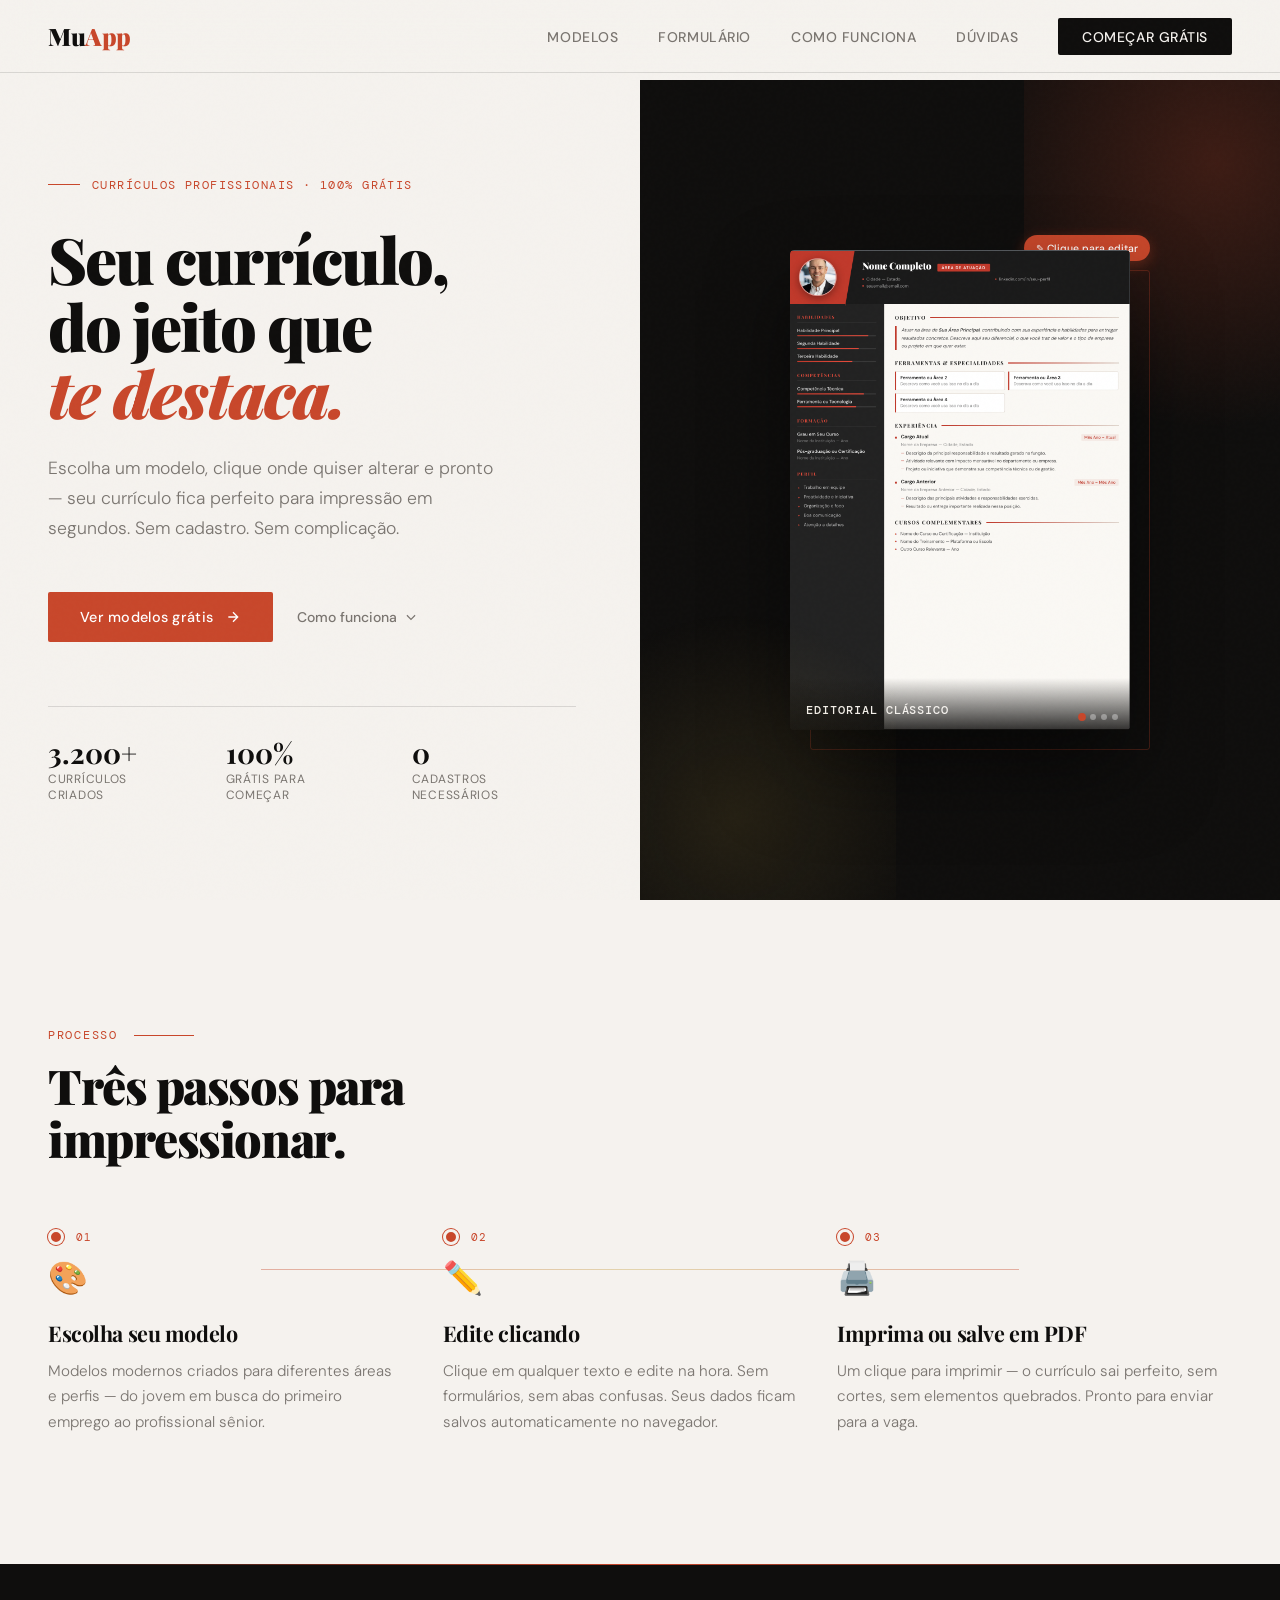
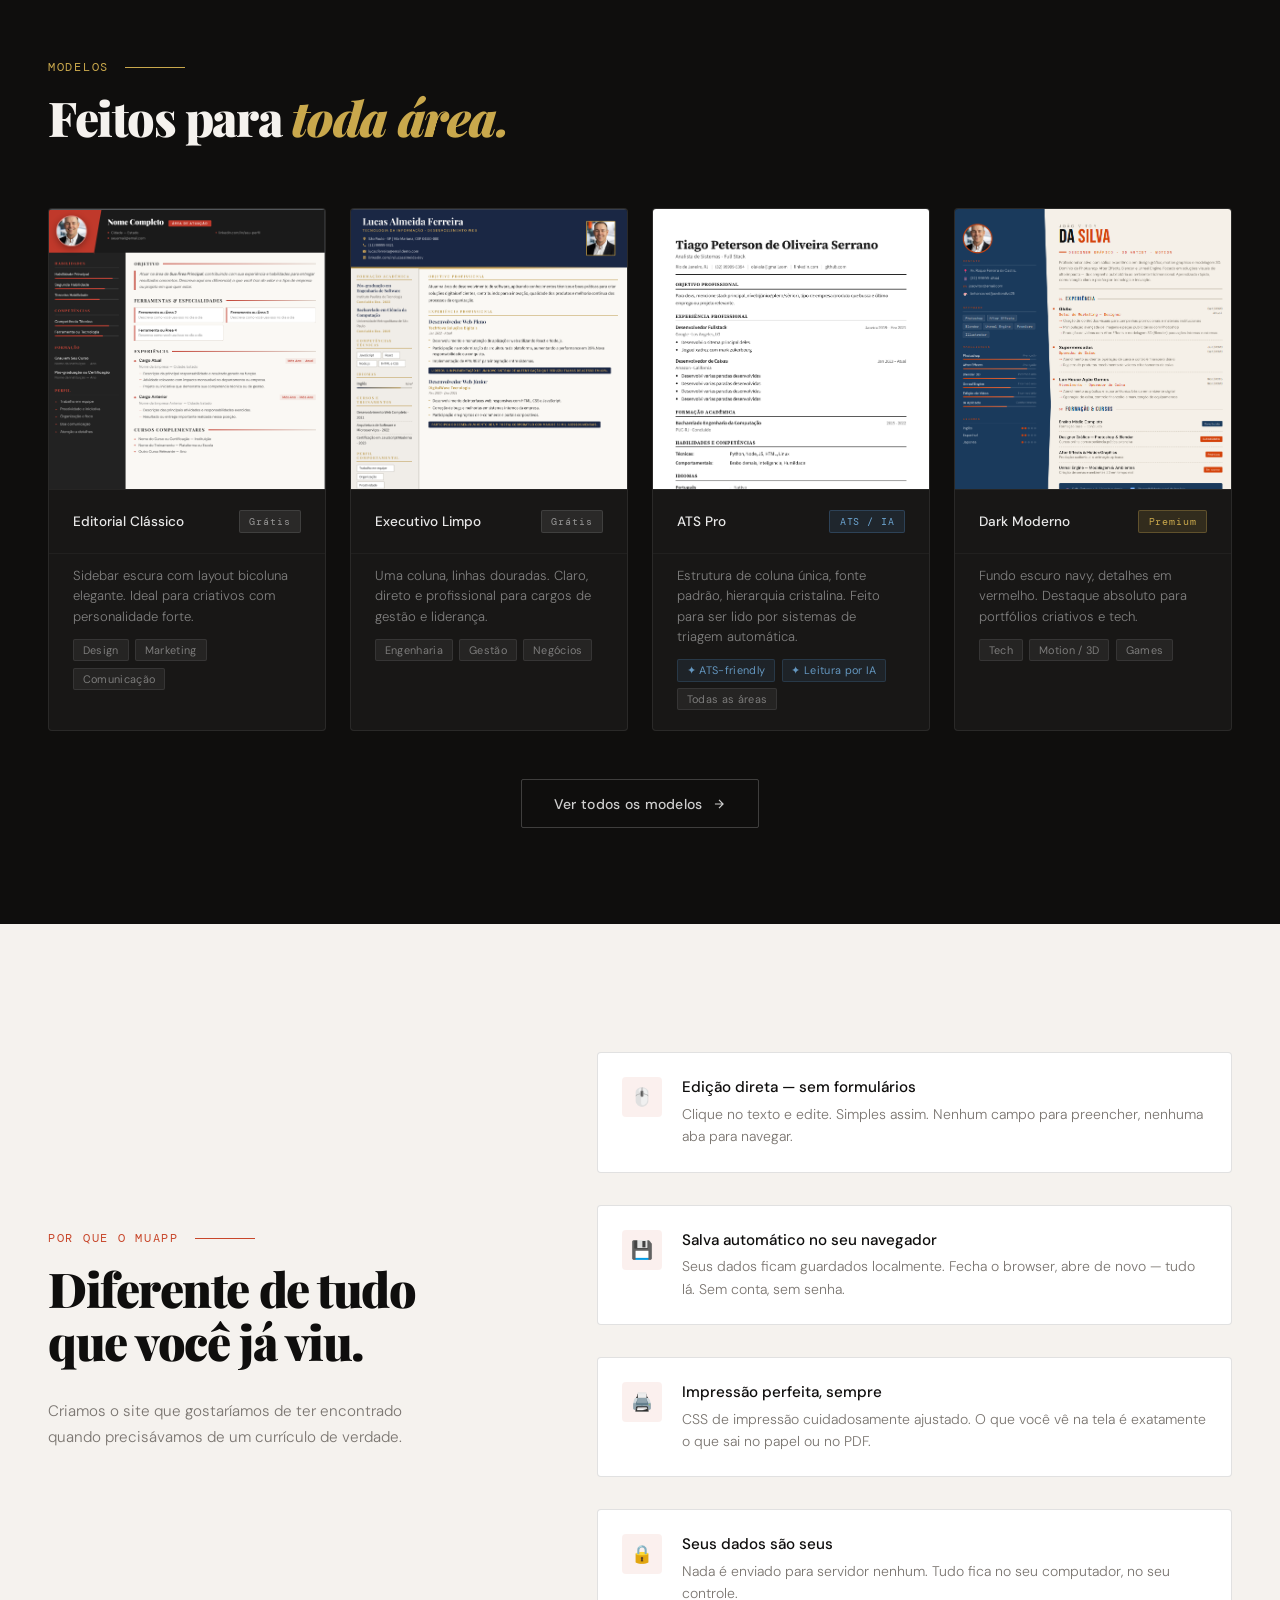
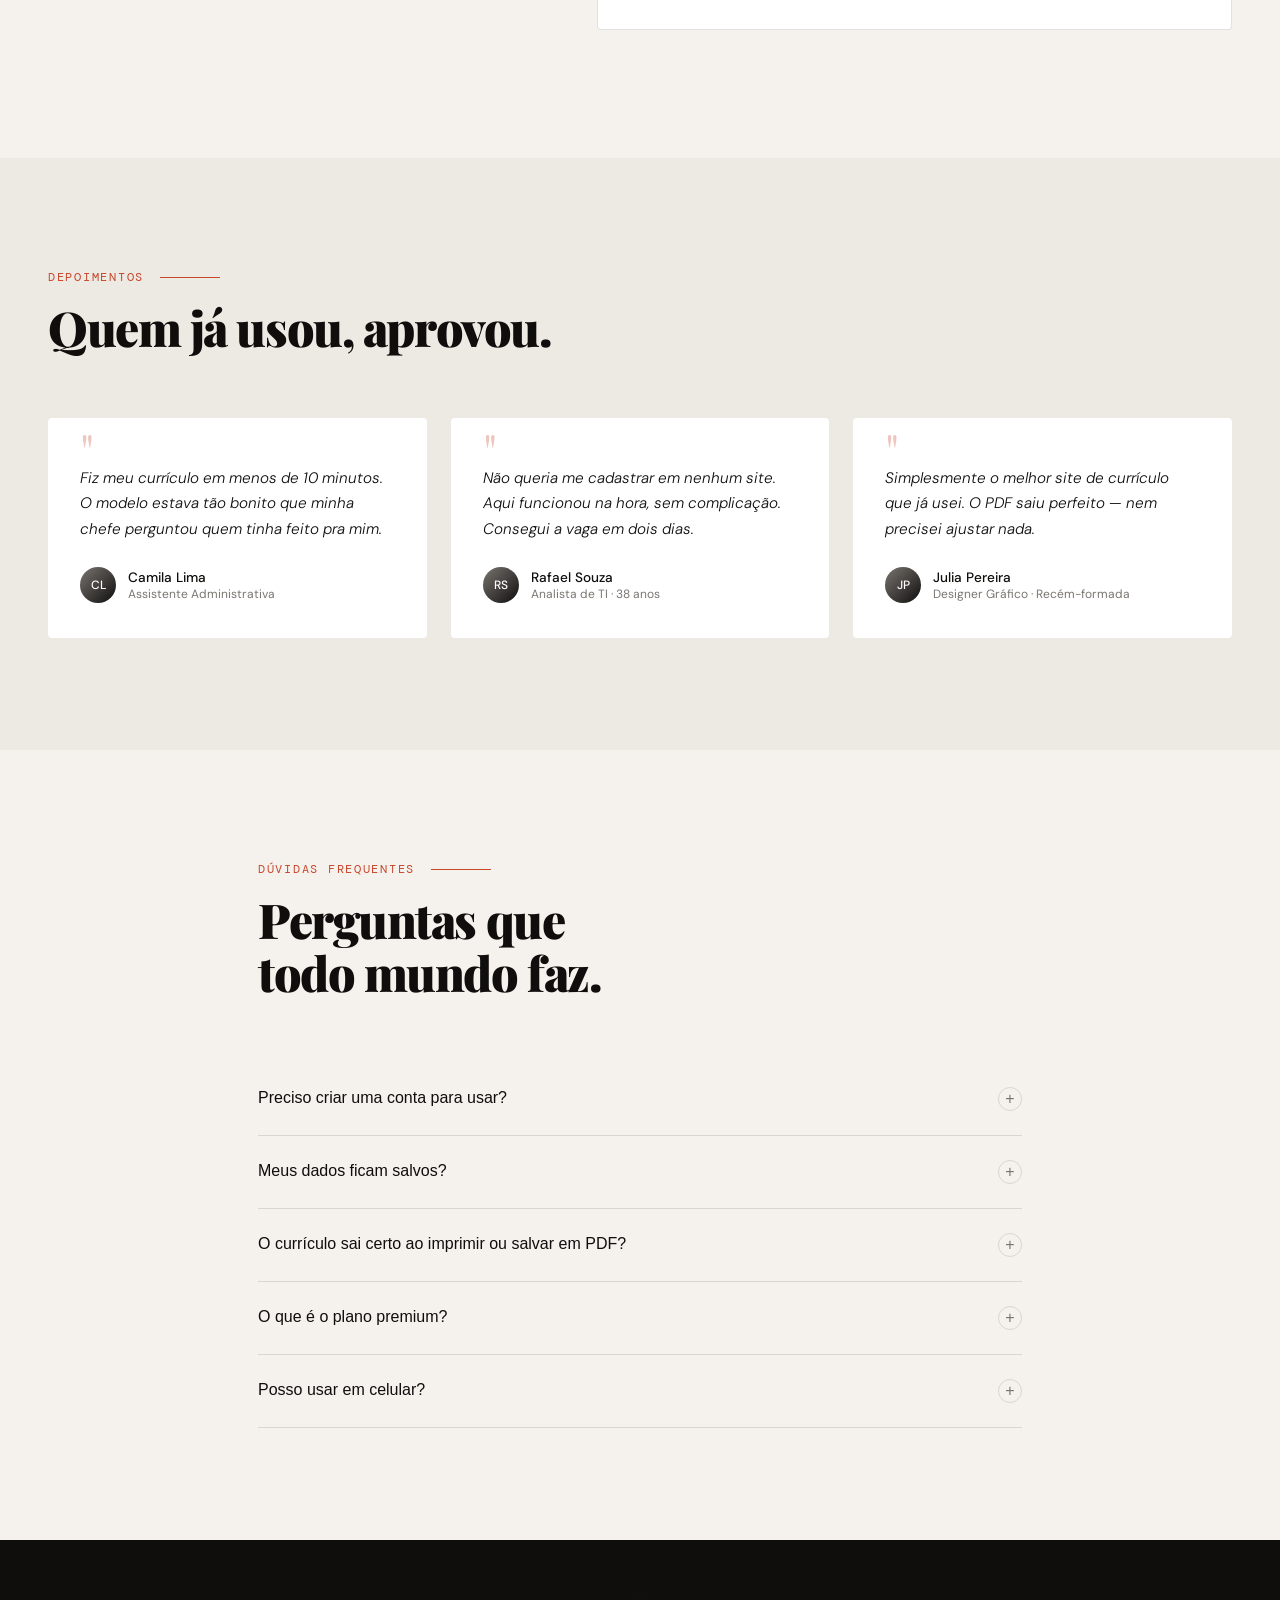
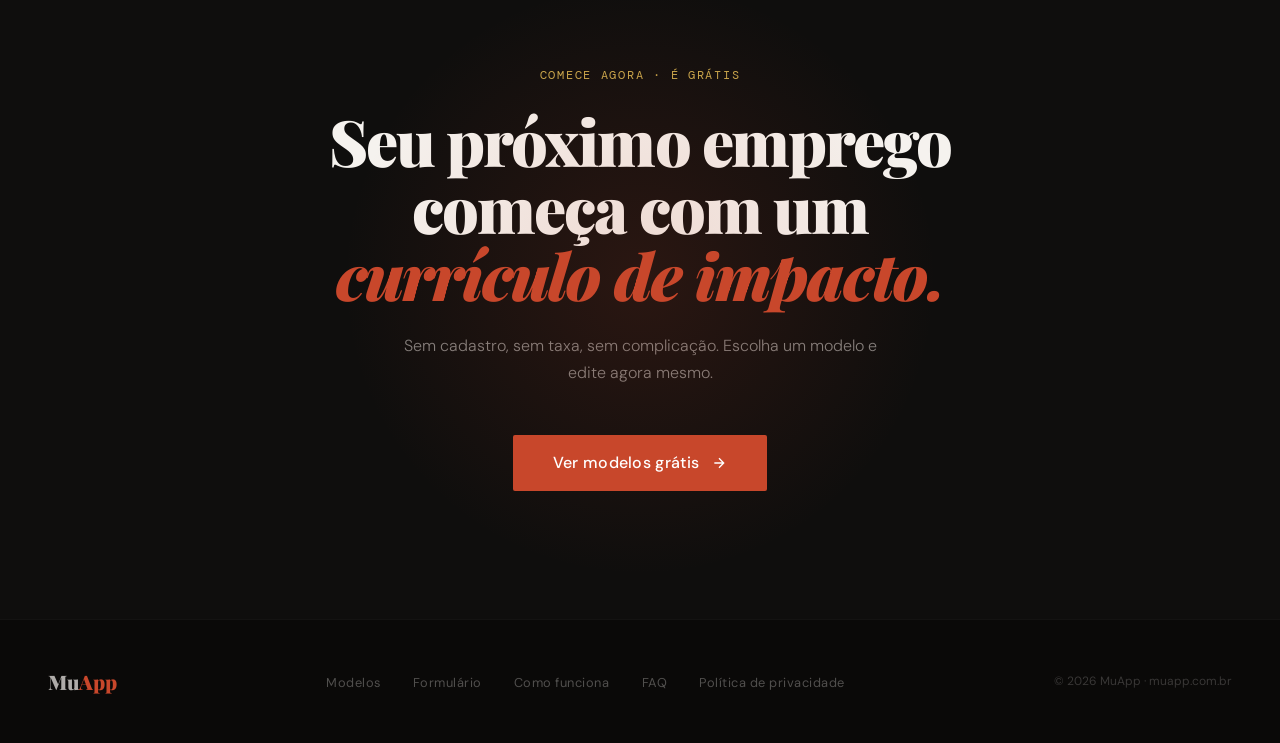
<file: index.html>
<!DOCTYPE html>
<html lang="pt-BR">

<head>
  <meta charset="UTF-8">
  <meta name="viewport" content="width=device-width, initial-scale=1.0">
  <title>MuApp — Currículos que Impressionam</title>
  <link rel="icon" href="/favicon.ico" sizes="any">
  <link rel="icon" type="image/png" sizes="32x32" href="/public/32x32.png">
  <link rel="icon" type="image/png" sizes="16x16" href="/public/16x16.png">
  <link rel="apple-touch-icon" sizes="180x180" href="/public/180x180.png">
  <link rel="preconnect" href="https://fonts.googleapis.com">
  <link rel="preconnect" href="https://fonts.gstatic.com" crossorigin>
  <link href="https://fonts.googleapis.com/css2?family=Playfair+Display:ital,wght@0,700;0,900;1,700&family=DM+Sans:ital,wght@0,300;0,400;0,500;1,300&family=DM+Mono:wght@400;500&display=swap" rel="stylesheet">
  <link rel="stylesheet" href="assets/css/styles.css">
</head>

<body>

  <!-- NAVBAR -->
  <nav>
    <a href="#" class="nav-logo">Mu<span>App</span></a>
    <ul class="nav-links">
      <li><a href="#modelos">Modelos</a></li>
      <li><a href="content/pages/form/">Formulário</a></li>
      <li><a href="#como-funciona">Como funciona</a></li>
      <li><a href="#faq">Dúvidas</a></li>
      <li><a href="#modelos" class="nav-cta">Começar grátis</a></li>
    </ul>
  </nav>

  <!-- HERO -->
  <section class="hero">
    <div class="hero-left">
      <p class="hero-eyebrow">Currículos profissionais · 100% grátis</p>
      <h1 class="hero-headline">
        Seu currículo,<br>
        do jeito que<br>
        <em>te destaca.</em>
      </h1>
      <p class="hero-sub">
        Escolha um modelo, clique onde quiser alterar e pronto — seu currículo fica perfeito para impressão em segundos. Sem cadastro. Sem complicação.
      </p>
      <div class="hero-actions">
        <a href="#modelos" class="btn-primary">
          Ver modelos grátis
          <svg width="16" height="16" fill="none" stroke="currentColor" stroke-width="2" viewBox="0 0 24 24">
            <path d="M5 12h14M12 5l7 7-7 7" />
          </svg>
        </a>
        <a href="#como-funciona" class="btn-ghost">
          Como funciona
          <svg width="14" height="14" fill="none" stroke="currentColor" stroke-width="2" viewBox="0 0 24 24">
            <path d="M19 9l-7 7-7-7" />
          </svg>
        </a>
      </div>
      <div class="hero-stat-strip">
        <div class="stat">
          <span class="stat-num">3.200+</span>
          <span class="stat-label">Currículos criados</span>
        </div>
        <div class="stat">
          <span class="stat-num">100%</span>
          <span class="stat-label">Grátis para começar</span>
        </div>
        <div class="stat">
          <span class="stat-num">0</span>
          <span class="stat-label">Cadastros necessários</span>
        </div>
      </div>
    </div>

    <div class="hero-right">
      <div class="cv-mockup-wrapper">
        <div class="edit-bubble">Clique para editar</div>
        <div class="cv-slideshow">
          <div class="cv-slide active" data-href="/models/editorial/">
            <img src="assets/img/modelos/editorial-classico.png" alt="Editorial Clássico" />
            <div class="cv-slide-label">Editorial Clássico</div>
          </div>
          <div class="cv-slide" data-href="/models/executivo/">
            <img src="assets/img/modelos/executivo.png" alt="Executivo Limpo" />
            <div class="cv-slide-label">Executivo Limpo</div>
          </div>
          <div class="cv-slide" data-href="/models/ats/">
            <img src="assets/img/modelos/ats-pro.png" alt="ATS Pro" />
            <div class="cv-slide-label">ATS Pro</div>
          </div>
          <div class="cv-slide" data-href="/models/dark/">
            <img src="assets/img/modelos/dark.png" alt="Dark Moderno" />
            <div class="cv-slide-label">Dark Moderno</div>
          </div>
          <div class="cv-slide-dots">
            <span class="cv-dot active"></span>
            <span class="cv-dot"></span>
            <span class="cv-dot"></span>
            <span class="cv-dot"></span>
          </div>
        </div>
      </div>
    </div>
  </section>

  <!-- COMO FUNCIONA -->
  <section class="section-how" id="como-funciona">
    <div class="section-label">Processo</div>
    <h2 class="section-title reveal">Três passos para impressionar.</h2>
    <div class="steps-grid">
      <div class="step reveal">
        <div class="step-num">
          <div class="step-dot"></div> 01
        </div>
        <span class="step-icon">🎨</span>
        <h3>Escolha seu modelo</h3>
        <p>Modelos modernos criados para diferentes áreas e perfis — do jovem em busca do primeiro emprego ao profissional sênior.</p>
      </div>
      <div class="step reveal" style="transition-delay:0.15s">
        <div class="step-num">
          <div class="step-dot"></div> 02
        </div>
        <span class="step-icon">✏️</span>
        <h3>Edite clicando</h3>
        <p>Clique em qualquer texto e edite na hora. Sem formulários, sem abas confusas. Seus dados ficam salvos automaticamente no navegador.</p>
      </div>
      <div class="step reveal" style="transition-delay:0.3s">
        <div class="step-num">
          <div class="step-dot"></div> 03
        </div>
        <span class="step-icon">🖨️</span>
        <h3>Imprima ou salve em PDF</h3>
        <p>Um clique para imprimir — o currículo sai perfeito, sem cortes, sem elementos quebrados. Pronto para enviar para a vaga.</p>
      </div>
    </div>
  </section>

  <!-- MODELOS -->
  <section class="section-models" id="modelos">
    <div class="section-label">Modelos</div>
    <h2 class="section-title reveal">Feitos para <em style="font-style:italic;color:var(--gold)">toda área.</em></h2>

    <div class="models-grid">
      <div class="model-card reveal" onclick="location.href='/models/editorial/'">
        <div class="model-preview">
          <img src="assets/img/modelos/editorial-classico.png" alt="Editorial Clássico" />
        </div>
        <div class="model-info">
          <span class="model-name">Editorial Clássico</span>
          <span class="model-badge badge-free">Grátis</span>
        </div>
        <div class="model-desc">
          <p>Sidebar escura com layout bicoluna elegante. Ideal para criativos com personalidade forte.</p>
          <div class="model-tags"><span>Design</span><span>Marketing</span><span>Comunicação</span></div>
        </div>
      </div>

      <div class="model-card reveal" onclick="location.href='/models/executivo/'" style="transition-delay:0.1s">
        <div class="model-preview">
          <img src="assets/img/modelos/executivo.png" alt="Executivo Limpo" />
        </div>
        <div class="model-info">
          <span class="model-name">Executivo Limpo</span>
          <span class="model-badge badge-free">Grátis</span>
        </div>
        <div class="model-desc">
          <p>Uma coluna, linhas douradas. Claro, direto e profissional para cargos de gestão e liderança.</p>
          <div class="model-tags"><span>Engenharia</span><span>Gestão</span><span>Negócios</span></div>
        </div>
      </div>

      <div class="model-card reveal" onclick="location.href='/models/ats/'" style="transition-delay:0.2s">
        <div class="model-preview">
          <img src="assets/img/modelos/ats-pro.png" alt="ATS Pro" />
        </div>
        <div class="model-info">
          <span class="model-name">ATS Pro</span>
          <span class="model-badge badge-ats">ATS / IA</span>
        </div>
        <div class="model-desc">
          <p>Estrutura de coluna única, fonte padrão, hierarquia cristalina. Feito para ser lido por sistemas de triagem automática.</p>
          <div class="model-tags"><span class="tag-ats">✦ ATS-friendly</span><span class="tag-ats">✦ Leitura por IA</span><span>Todas as áreas</span></div>
        </div>
      </div>

      <div class="model-card reveal" onclick="location.href='/models/dark/'" style="transition-delay:0.3s">
        <div class="model-preview">
          <img src="assets/img/modelos/dark.png" alt="Dark Moderno" />
        </div>
        <div class="model-info">
          <span class="model-name">Dark Moderno</span>
          <span class="model-badge badge-premium">Premium</span>
        </div>
        <div class="model-desc">
          <p>Fundo escuro navy, detalhes em vermelho. Destaque absoluto para portfólios criativos e tech.</p>
          <div class="model-tags"><span>Tech</span><span>Motion / 3D</span><span>Games</span></div>
        </div>
      </div>
    </div>

    <div class="models-cta reveal">
      <a href="content/pages/models/" class="btn-outline">
        Ver todos os modelos
        <svg width="14" height="14" fill="none" stroke="currentColor" stroke-width="2" viewBox="0 0 24 24">
          <path d="M5 12h14M12 5l7 7-7 7" />
        </svg>
      </a>
    </div>
  </section>

  <!-- DIFERENCIAIS -->
  <section class="section-diff">
    <div>
      <div class="section-label">Por que o MuApp</div>
      <h2 class="section-title reveal">Diferente de tudo que você já viu.</h2>
      <p class="reveal" style="color:var(--muted);line-height:1.7;font-weight:300;font-size:0.95rem;max-width:36ch;margin-top:-2rem">
        Criamos o site que gostaríamos de ter encontrado quando precisávamos de um currículo de verdade.
      </p>
    </div>

    <div class="diff-features">
      <div class="diff-item reveal">
        <div class="diff-icon">🖱️</div>
        <div class="diff-text">
          <h4>Edição direta — sem formulários</h4>
          <p>Clique no texto e edite. Simples assim. Nenhum campo para preencher, nenhuma aba para navegar.</p>
        </div>
      </div>
      <div class="diff-item reveal" style="transition-delay:0.1s">
        <div class="diff-icon">💾</div>
        <div class="diff-text">
          <h4>Salva automático no seu navegador</h4>
          <p>Seus dados ficam guardados localmente. Fecha o browser, abre de novo — tudo lá. Sem conta, sem senha.</p>
        </div>
      </div>
      <div class="diff-item reveal" style="transition-delay:0.2s">
        <div class="diff-icon">🖨️</div>
        <div class="diff-text">
          <h4>Impressão perfeita, sempre</h4>
          <p>CSS de impressão cuidadosamente ajustado. O que você vê na tela é exatamente o que sai no papel ou no PDF.</p>
        </div>
      </div>
      <div class="diff-item reveal" style="transition-delay:0.3s">
        <div class="diff-icon">🔒</div>
        <div class="diff-text">
          <h4>Seus dados são seus</h4>
          <p>Nada é enviado para servidor nenhum. Tudo fica no seu computador, no seu controle.</p>
        </div>
      </div>
    </div>
  </section>

  <!-- DEPOIMENTOS -->
  <section class="section-testimonials">
    <div style="max-width:1200px;margin:0 auto">
      <div class="section-label">Depoimentos</div>
      <h2 class="section-title reveal">Quem já usou, aprovou.</h2>
      <div class="testimonials-grid">
        <div class="testimonial reveal">
          <span class="testimonial-quote">"</span>
          <p>Fiz meu currículo em menos de 10 minutos. O modelo estava tão bonito que minha chefe perguntou quem tinha feito pra mim.</p>
          <div class="testimonial-author">
            <div class="author-avatar">CL</div>
            <div class="author-info">
              <span class="author-name">Camila Lima</span>
              <span class="author-role">Assistente Administrativa</span>
            </div>
          </div>
        </div>
        <div class="testimonial reveal" style="transition-delay:0.1s">
          <span class="testimonial-quote">"</span>
          <p>Não queria me cadastrar em nenhum site. Aqui funcionou na hora, sem complicação. Consegui a vaga em dois dias.</p>
          <div class="testimonial-author">
            <div class="author-avatar">RS</div>
            <div class="author-info">
              <span class="author-name">Rafael Souza</span>
              <span class="author-role">Analista de TI · 38 anos</span>
            </div>
          </div>
        </div>
        <div class="testimonial reveal" style="transition-delay:0.2s">
          <span class="testimonial-quote">"</span>
          <p>Simplesmente o melhor site de currículo que já usei. O PDF saiu perfeito — nem precisei ajustar nada.</p>
          <div class="testimonial-author">
            <div class="author-avatar">JP</div>
            <div class="author-info">
              <span class="author-name">Julia Pereira</span>
              <span class="author-role">Designer Gráfico · Recém-formada</span>
            </div>
          </div>
        </div>
      </div>
    </div>
  </section>

  <!-- FAQ -->
  <section class="section-faq" id="faq">
    <div class="section-label">Dúvidas frequentes</div>
    <h2 class="section-title reveal">Perguntas que<br>todo mundo faz.</h2>
    <div class="faq-list" id="faqList">
      <div class="faq-item">
        <button class="faq-q" onclick="toggleFaq(this)">
          <span>Preciso criar uma conta para usar?</span>
          <div class="faq-icon">+</div>
        </button>
        <div class="faq-a">
          <div class="faq-a-inner">Não. O MuApp foi criado justamente para quem não quer criar conta em mais um lugar. Basta acessar, escolher o modelo e editar. Simples assim.</div>
        </div>
      </div>
      <div class="faq-item">
        <button class="faq-q" onclick="toggleFaq(this)">
          <span>Meus dados ficam salvos?</span>
          <div class="faq-icon">+</div>
        </button>
        <div class="faq-a">
          <div class="faq-a-inner">Sim! Usamos o armazenamento local do seu próprio navegador. Seus dados ficam no seu computador — não são enviados para nenhum servidor. Se limpar o cache do navegador, os dados são apagados.</div>
        </div>
      </div>
      <div class="faq-item">
        <button class="faq-q" onclick="toggleFaq(this)">
          <span>O currículo sai certo ao imprimir ou salvar em PDF?</span>
          <div class="faq-icon">+</div>
        </button>
        <div class="faq-a">
          <div class="faq-a-inner">Sim. Cada modelo foi cuidadosamente ajustado para impressão. Use "Imprimir" no navegador e selecione "Salvar como PDF" — o resultado é perfeito, com margens e layout preservados.</div>
        </div>
      </div>
      <div class="faq-item">
        <button class="faq-q" onclick="toggleFaq(this)">
          <span>O que é o plano premium?</span>
          <div class="faq-icon">+</div>
        </button>
        <div class="faq-a">
          <div class="faq-a-inner">Os modelos premium são designs exclusivos, sem a marca d'água do MuApp no rodapé do PDF. É um pagamento único por modelo, sem assinatura mensal.</div>
        </div>
      </div>
      <div class="faq-item">
        <button class="faq-q" onclick="toggleFaq(this)">
          <span>Posso usar em celular?</span>
          <div class="faq-icon">+</div>
        </button>
        <div class="faq-a">
          <div class="faq-a-inner">O site funciona em celular, mas recomendamos usar em computador para editar e imprimir o currículo com mais conforto. A edição em tela pequena pode ser um pouco trabalhosa.</div>
        </div>
      </div>
    </div>
  </section>

  <!-- CTA FINAL -->
  <section class="section-cta-final">
    <span class="cta-final-eyebrow">Comece agora · É grátis</span>
    <h2 class="cta-final-title">
      Seu próximo emprego<br>
      começa com um<br>
      <em>currículo de impacto.</em>
    </h2>
    <p class="cta-final-sub">
      Sem cadastro, sem taxa, sem complicação. Escolha um modelo e edite agora mesmo.
    </p>
    <div class="cta-final-actions">
      <a href="#modelos" class="btn-primary" style="font-size:1rem;padding:1.1rem 2.5rem">
        Ver modelos grátis
        <svg width="16" height="16" fill="none" stroke="currentColor" stroke-width="2" viewBox="0 0 24 24">
          <path d="M5 12h14M12 5l7 7-7 7" />
        </svg>
      </a>
    </div>
  </section>

  <!-- FOOTER -->
  <footer>
    <a href="#" class="footer-logo">Mu<span>App</span></a>
    <ul class="footer-links">
      <li><a href="#modelos">Modelos</a></li>
      <li><a href="content/pages/form/">Formulário</a></li>
      <li><a href="#como-funciona">Como funciona</a></li>
      <li><a href="#faq">FAQ</a></li>
      <li><a href="#">Política de privacidade</a></li>
    </ul>
    <span class="footer-copy">© 2026 MuApp · muapp.com.br</span>
  </footer>

  <script src="assets/js/main.js"></script>
</body>

</html>
</file>
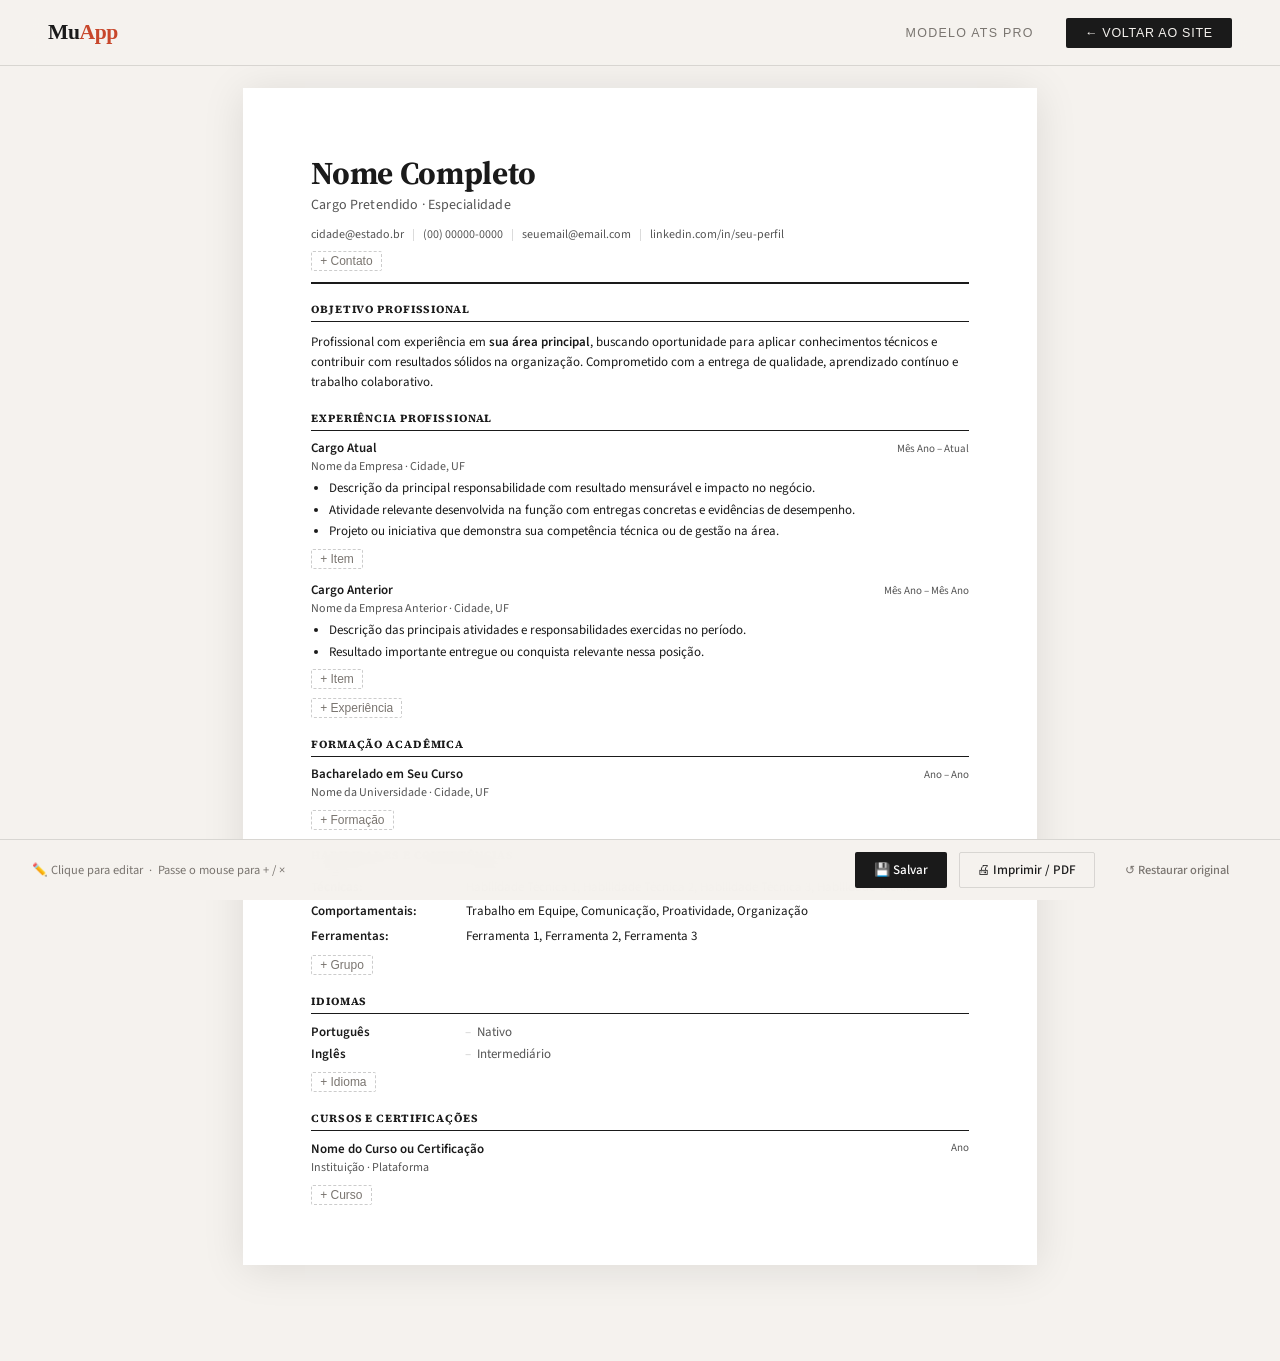
<file: models/ats/index.html>
<!DOCTYPE html>
<html lang="pt-BR">

<head>
  <meta charset="UTF-8">
  <meta name="viewport" content="width=device-width, initial-scale=1.0">
  <title>Currículo Editável — Modelo ATS Pro</title>
  <link href="https://fonts.googleapis.com/css2?family=Source+Serif+4:wght@400;600;700&family=Source+Sans+3:wght@300;400;500;600&display=swap" rel="stylesheet">
  <link rel="stylesheet" href="assets/css/ats.css">
</head>

<body>

  <!-- BACK NAVBAR -->
  <nav class="back-nav">
    <a href="/" class="back-nav-logo">Mu<span>App</span></a>
    <div class="back-nav-right">
      <span class="back-nav-label">Modelo ATS Pro</span>
      <a href="/" class="back-nav-btn">← Voltar ao site</a>
    </div>
  </nav>

  <div class="saved-toast" id="toast">✓ Salvo automaticamente</div>

  <!-- CV -->
  <div id="cv">

    <!-- HEADER -->
    <header class="cv-header">
      <h1 class="cv-name" contenteditable="true">Nome Completo</h1>
      <div class="cv-title" contenteditable="true">Cargo Pretendido · Especialidade</div>
      <div class="cv-contacts" id="contact-list">
        <span class="cv-contact dyn-block">
          <button class="dyn-remove" onclick="removeBlock(this)" title="Remover">×</button>
          <span contenteditable="true">cidade@estado.br</span>
        </span>
        <span class="cv-contact-sep">|</span>
        <span class="cv-contact dyn-block">
          <button class="dyn-remove" onclick="removeBlock(this)" title="Remover">×</button>
          <span contenteditable="true">(00) 00000-0000</span>
        </span>
        <span class="cv-contact-sep">|</span>
        <span class="cv-contact dyn-block">
          <button class="dyn-remove" onclick="removeBlock(this)" title="Remover">×</button>
          <span contenteditable="true">seuemail@email.com</span>
        </span>
        <span class="cv-contact-sep">|</span>
        <span class="cv-contact dyn-block">
          <button class="dyn-remove" onclick="removeBlock(this)" title="Remover">×</button>
          <span contenteditable="true">linkedin.com/in/seu-perfil</span>
        </span>
      </div>
      <div class="cv-header-add-row">
        <button class="dyn-add-btn" onclick="addContact()">+ Contato</button>
      </div>
    </header>

    <div class="cv-divider"></div>

    <!-- OBJETIVO -->
    <section class="cv-section">
      <h2 class="cv-section-title">Objetivo Profissional</h2>
      <p class="cv-objective" contenteditable="true">Profissional com experiência em <strong>sua área principal</strong>, buscando oportunidade para aplicar conhecimentos técnicos e contribuir com resultados sólidos na organização. Comprometido com a entrega de qualidade, aprendizado contínuo e trabalho colaborativo.</p>
    </section>

    <!-- EXPERIÊNCIA -->
    <section class="cv-section">
      <h2 class="cv-section-title">Experiência Profissional</h2>
      <div id="exp-list">

        <div class="cv-exp dyn-block">
          <button class="dyn-remove" onclick="removeBlock(this)" title="Remover">×</button>
          <div class="cv-exp-header">
            <div class="cv-exp-left">
              <div class="cv-exp-role" contenteditable="true">Cargo Atual</div>
              <div class="cv-exp-company" contenteditable="true">Nome da Empresa · Cidade, UF</div>
            </div>
            <div class="cv-exp-period" contenteditable="true">Mês Ano – Atual</div>
          </div>
          <ul class="cv-bullets">
            <li contenteditable="true">Descrição da principal responsabilidade com resultado mensurável e impacto no negócio.<button class="li-remove" onclick="removeLi(this)">×</button></li>
            <li contenteditable="true">Atividade relevante desenvolvida na função com entregas concretas e evidências de desempenho.<button class="li-remove" onclick="removeLi(this)">×</button></li>
            <li contenteditable="true">Projeto ou iniciativa que demonstra sua competência técnica ou de gestão na área.<button class="li-remove" onclick="removeLi(this)">×</button></li>
          </ul>
          <div class="exp-inline-controls">
            <button class="dyn-add-btn" onclick="addLi(this)">+ Item</button>
          </div>
        </div>

        <div class="cv-exp dyn-block">
          <button class="dyn-remove" onclick="removeBlock(this)" title="Remover">×</button>
          <div class="cv-exp-header">
            <div class="cv-exp-left">
              <div class="cv-exp-role" contenteditable="true">Cargo Anterior</div>
              <div class="cv-exp-company" contenteditable="true">Nome da Empresa Anterior · Cidade, UF</div>
            </div>
            <div class="cv-exp-period" contenteditable="true">Mês Ano – Mês Ano</div>
          </div>
          <ul class="cv-bullets">
            <li contenteditable="true">Descrição das principais atividades e responsabilidades exercidas no período.<button class="li-remove" onclick="removeLi(this)">×</button></li>
            <li contenteditable="true">Resultado importante entregue ou conquista relevante nessa posição.<button class="li-remove" onclick="removeLi(this)">×</button></li>
          </ul>
          <div class="exp-inline-controls">
            <button class="dyn-add-btn" onclick="addLi(this)">+ Item</button>
          </div>
        </div>

      </div>
      <div class="dyn-add-row">
        <button class="dyn-add-btn" onclick="addExp()">+ Experiência</button>
      </div>
    </section>

    <!-- FORMAÇÃO -->
    <section class="cv-section">
      <h2 class="cv-section-title">Formação Acadêmica</h2>
      <div id="edu-list">

        <div class="cv-edu dyn-block">
          <button class="dyn-remove" onclick="removeBlock(this)" title="Remover">×</button>
          <div class="cv-edu-header">
            <div class="cv-edu-left">
              <div class="cv-edu-degree" contenteditable="true">Bacharelado em Seu Curso</div>
              <div class="cv-edu-school" contenteditable="true">Nome da Universidade · Cidade, UF</div>
            </div>
            <div class="cv-edu-year" contenteditable="true">Ano – Ano</div>
          </div>
        </div>

      </div>
      <div class="dyn-add-row">
        <button class="dyn-add-btn" onclick="addEdu()">+ Formação</button>
      </div>
    </section>

    <!-- HABILIDADES -->
    <section class="cv-section">
      <h2 class="cv-section-title">Habilidades e Competências</h2>
      <div class="cv-skills-grid" id="skills-grid">

        <div class="cv-skill-group dyn-block">
          <button class="dyn-remove" onclick="removeBlock(this)" title="Remover">×</button>
          <span class="cv-skill-label" contenteditable="true">Técnicas</span>
          <span class="cv-skill-items" contenteditable="true">Habilidade Técnica 1, Habilidade Técnica 2, Habilidade Técnica 3, Habilidade Técnica 4</span>
        </div>

        <div class="cv-skill-group dyn-block">
          <button class="dyn-remove" onclick="removeBlock(this)" title="Remover">×</button>
          <span class="cv-skill-label" contenteditable="true">Comportamentais</span>
          <span class="cv-skill-items" contenteditable="true">Trabalho em Equipe, Comunicação, Proatividade, Organização</span>
        </div>

        <div class="cv-skill-group dyn-block">
          <button class="dyn-remove" onclick="removeBlock(this)" title="Remover">×</button>
          <span class="cv-skill-label" contenteditable="true">Ferramentas</span>
          <span class="cv-skill-items" contenteditable="true">Ferramenta 1, Ferramenta 2, Ferramenta 3</span>
        </div>

      </div>
      <div class="dyn-add-row">
        <button class="dyn-add-btn" onclick="addSkillGroup()">+ Grupo</button>
      </div>
    </section>

    <!-- IDIOMAS -->
    <section class="cv-section">
      <h2 class="cv-section-title">Idiomas</h2>
      <div id="lang-list">

        <div class="cv-lang dyn-block">
          <button class="dyn-remove" onclick="removeBlock(this)" title="Remover">×</button>
          <span class="cv-lang-name" contenteditable="true">Português</span>
          <span class="cv-lang-sep">–</span>
          <span class="cv-lang-level" contenteditable="true">Nativo</span>
        </div>

        <div class="cv-lang dyn-block">
          <button class="dyn-remove" onclick="removeBlock(this)" title="Remover">×</button>
          <span class="cv-lang-name" contenteditable="true">Inglês</span>
          <span class="cv-lang-sep">–</span>
          <span class="cv-lang-level" contenteditable="true">Intermediário</span>
        </div>

      </div>
      <div class="dyn-add-row">
        <button class="dyn-add-btn" onclick="addLang()">+ Idioma</button>
      </div>
    </section>

    <!-- CURSOS -->
    <section class="cv-section" id="section-courses">
      <h2 class="cv-section-title">Cursos e Certificações</h2>
      <div id="courses-list">

        <div class="cv-course dyn-block">
          <button class="dyn-remove" onclick="removeBlock(this)" title="Remover">×</button>
          <div class="cv-course-header">
            <div class="cv-course-left">
              <span class="cv-course-name" contenteditable="true">Nome do Curso ou Certificação</span>
              <span class="cv-course-inst" contenteditable="true">Instituição · Plataforma</span>
            </div>
            <span class="cv-course-year" contenteditable="true">Ano</span>
          </div>
        </div>

      </div>
      <div class="dyn-add-row">
        <button class="dyn-add-btn" onclick="addCourse()">+ Curso</button>
      </div>
    </section>

  </div><!-- /cv -->

  <!-- TOOLBAR -->
  <div class="toolbar">
    <span class="toolbar-hint">✏️ Clique para editar &nbsp;·&nbsp; Passe o mouse para + / ×</span>
    <button class="btn btn-save" onclick="saveAll()">💾 Salvar</button>
    <button class="btn btn-print" onclick="window.print()">🖨 Imprimir / PDF</button>
    <button class="btn btn-reset" onclick="resetAll()">↺ Restaurar original</button>
  </div>

  <script src="assets/js/ats.js"></script>
</body>

</html>
</file>
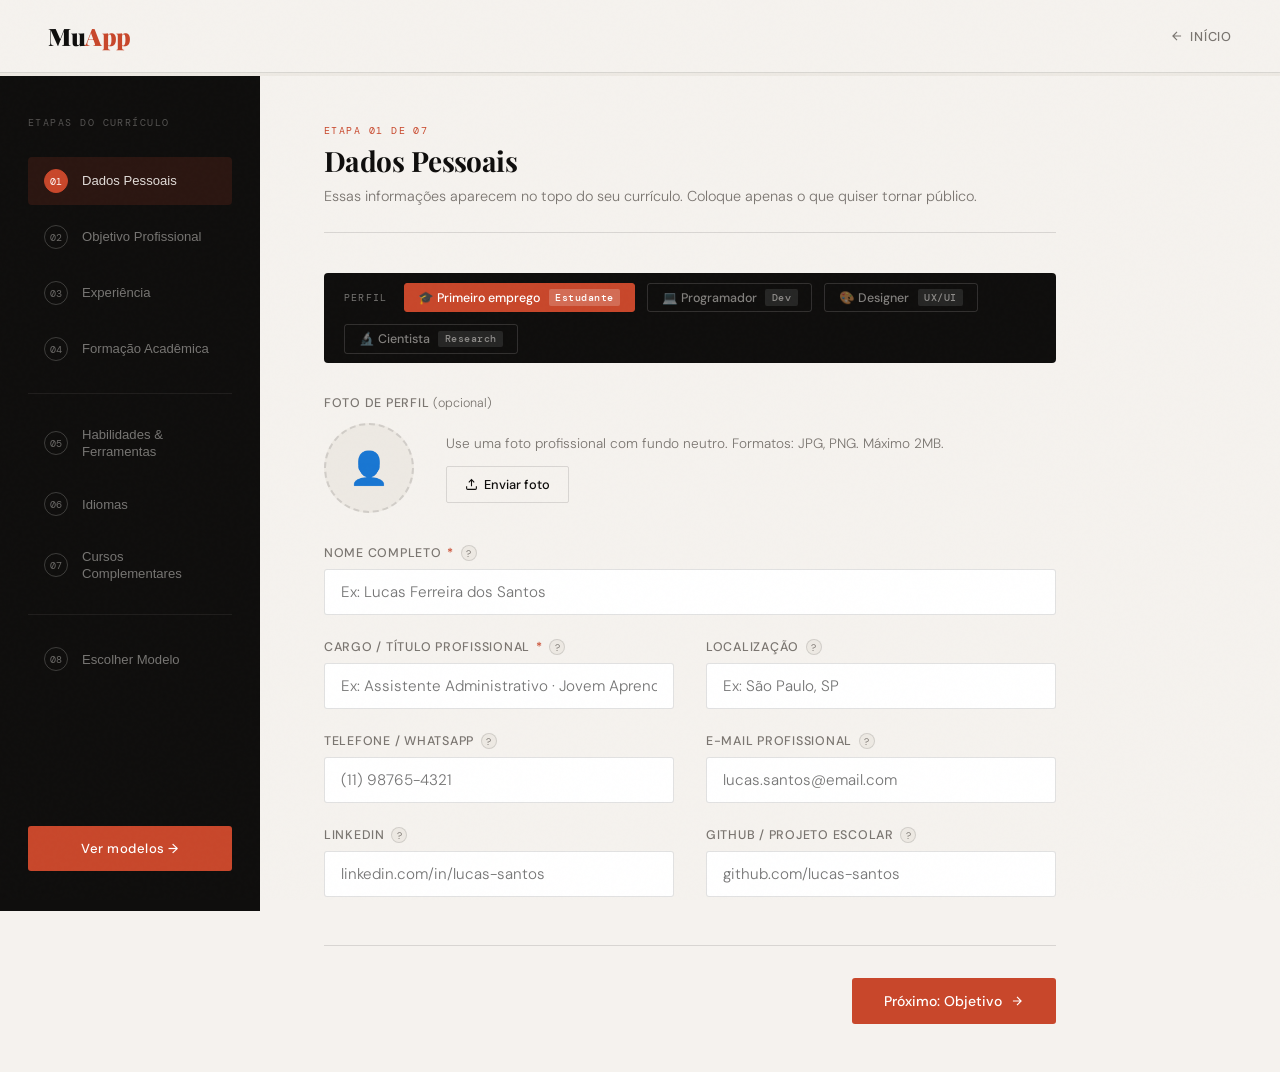
<file: content/pages/form/index.html>
<!DOCTYPE html>
<html lang="pt-BR">

<head>
  <meta charset="UTF-8">
  <meta name="viewport" content="width=device-width, initial-scale=1.0">
  <title>MuApp — Preencha seu currículo</title>
  <link rel="icon" href="/favicon.ico" sizes="any">
  <link rel="preconnect" href="https://fonts.googleapis.com">
  <link rel="preconnect" href="https://fonts.gstatic.com" crossorigin>
  <link href="https://fonts.googleapis.com/css2?family=Playfair+Display:ital,wght@0,700;0,900;1,700&family=DM+Sans:ital,wght@0,300;0,400;0,500;1,300&family=DM+Mono:wght@400;500&display=swap" rel="stylesheet">
  <link rel="stylesheet" href="assets/css/form.css">
</head>

<body>

  <!-- NAV -->
  <nav>
    <a href="/" class="nav-logo">Mu<span>App</span></a>
    <div class="nav-right">
      <div class="save-indicator" id="saveIndicator">
        <div class="save-dot"></div>
        <span>Salvo automaticamente</span>
      </div>
      <a href="/" class="nav-back">
        <svg width="14" height="14" fill="none" stroke="currentColor" stroke-width="2" viewBox="0 0 24 24">
          <path d="M19 12H5M12 5l-7 7 7 7" />
        </svg>
        Início
      </a>
    </div>
  </nav>

  <!-- PROGRESS -->
  <div class="progress-bar">
    <div class="progress-fill" id="progressFill"></div>
  </div>

  <!-- LAYOUT -->
  <div class="form-layout">

    <!-- SIDEBAR -->
    <aside class="sidebar">
      <div class="sidebar-title">Etapas do currículo</div>

      <button class="step-btn active" onclick="goToStep(0)" id="step-btn-0">
        <div class="step-circle">01</div>
        <span class="step-label">Dados Pessoais</span>
      </button>
      <button class="step-btn" onclick="goToStep(1)" id="step-btn-1">
        <div class="step-circle">02</div>
        <span class="step-label">Objetivo Profissional</span>
      </button>
      <button class="step-btn" onclick="goToStep(2)" id="step-btn-2">
        <div class="step-circle">03</div>
        <span class="step-label">Experiência</span>
      </button>
      <button class="step-btn" onclick="goToStep(3)" id="step-btn-3">
        <div class="step-circle">04</div>
        <span class="step-label">Formação Acadêmica</span>
      </button>
      <div class="sidebar-divider"></div>
      <button class="step-btn" onclick="goToStep(4)" id="step-btn-4">
        <div class="step-circle">05</div>
        <span class="step-label">Habilidades & Ferramentas</span>
      </button>
      <button class="step-btn" onclick="goToStep(5)" id="step-btn-5">
        <div class="step-circle">06</div>
        <span class="step-label">Idiomas</span>
      </button>
      <button class="step-btn" onclick="goToStep(6)" id="step-btn-6">
        <div class="step-circle">07</div>
        <span class="step-label">Cursos Complementares</span>
      </button>
      <div class="sidebar-divider"></div>
      <button class="step-btn" onclick="goToStep(7)" id="step-btn-7">
        <div class="step-circle">08</div>
        <span class="step-label">Escolher Modelo</span>
      </button>

      <div class="sidebar-cta">
        <a href="#modelos" class="btn-escolher" onclick="goToStep(7); return false;">
          Ver modelos →
        </a>
      </div>
    </aside>

    <!-- FORM AREA -->
    <main class="form-area">

      <!-- ── STEP 0: DADOS PESSOAIS ── -->
      <div class="form-section active" id="step-0">
        <div class="section-header">
          <span class="section-eyebrow">Etapa 01 de 07</span>
          <h1 class="section-title">Dados Pessoais</h1>
          <p class="section-desc">Essas informações aparecem no topo do seu currículo. Coloque apenas o que quiser tornar público.</p>
        </div>

        <!-- Profile Selector -->
        <div class="profile-selector-bar">
          <span class="ps-label">Perfil</span>
          <button class="profile-btn active" id="pb-primemprego" onclick="setProfile('primemprego')">🎓 Primeiro emprego <span class="profile-badge">Estudante</span></button>
          <button class="profile-btn" id="pb-programador" onclick="setProfile('programador')">💻 Programador <span class="profile-badge">Dev</span></button>
          <button class="profile-btn" id="pb-designer" onclick="setProfile('designer')">🎨 Designer <span class="profile-badge">UX/UI</span></button>
          <button class="profile-btn" id="pb-cientista" onclick="setProfile('cientista')">🔬 Cientista <span class="profile-badge">Research</span></button>
        </div>

        <!-- Foto -->
        <div style="margin-bottom:2rem">
          <label style="display:block;margin-bottom:0.75rem">Foto de Perfil <span style="color:var(--muted);font-weight:300;text-transform:none;letter-spacing:0">(opcional)</span></label>
          <div class="photo-upload-area">
            <div class="photo-preview" id="photoPreview" onclick="document.getElementById('photoInput').click()">
              <span>👤</span>
            </div>
            <div class="photo-upload-info">
              <p>Use uma foto profissional com fundo neutro. Formatos: JPG, PNG. Máximo 2MB.</p>
              <button class="btn-upload" onclick="document.getElementById('photoInput').click()">
                <svg width="13" height="13" fill="none" stroke="currentColor" stroke-width="2" viewBox="0 0 24 24">
                  <path d="M21 15v4a2 2 0 01-2 2H5a2 2 0 01-2-2v-4M17 8l-5-5-5 5M12 3v12" />
                </svg>
                Enviar foto
              </button>
              <input type="file" id="photoInput" accept="image/*" onchange="handlePhoto(this)">
            </div>
          </div>
        </div>

        <div class="fields-grid">
          <div class="field span-2">
            <div class="label-row">
              <label>Nome completo <span class="required">*</span></label>
              <div class="field-tooltip-wrap">
                <i class="tooltip-icon" tabindex="0">?</i>
                <div class="tooltip-bubble">Use seu nome civil completo como consta em documentos. Evite apelidos ou abreviações.</div>
              </div>
            </div>
            <input type="text" id="nome" autocomplete="off" data-lpignore="true" spellcheck="false" placeholder="Ex: Ana Carolina Silva" oninput="autosave(); validateField(this, v => v.trim().split(' ').length >= 2, 'Digite nome e sobrenome')">
            <span class="field-msg" id="msg-nome"></span>
          </div>
          <div class="field">
            <div class="label-row">
              <label>Cargo / Título profissional <span class="required">*</span></label>
              <div class="field-tooltip-wrap">
                <i class="tooltip-icon" tabindex="0">?</i>
                <div class="tooltip-bubble">Escreva o cargo que você busca ou já ocupa. Este título aparece logo abaixo do seu nome no currículo.</div>
              </div>
            </div>
            <input type="text" id="cargo" autocomplete="off" data-lpignore="true" placeholder="Ex: Designer Gráfico · UX" oninput="autosave(); validateField(this, v => v.trim().length >= 3, 'Digite um título válido')">
            <span class="field-msg" id="msg-cargo"></span>
          </div>
          <div class="field">
            <div class="label-row">
              <label>Localização</label>
              <div class="field-tooltip-wrap">
                <i class="tooltip-icon" tabindex="0">?</i>
                <div class="tooltip-bubble">Cidade e estado onde você mora ou pretende trabalhar. Exemplo: Rio de Janeiro, RJ.</div>
              </div>
            </div>
            <input type="text" id="cidade" autocomplete="off" data-lpignore="true" placeholder="Ex: Rio de Janeiro, RJ" oninput="autosave()">
          </div>
          <div class="field">
            <div class="label-row">
              <label>Telefone / WhatsApp</label>
              <div class="field-tooltip-wrap">
                <i class="tooltip-icon" tabindex="0">?</i>
                <div class="tooltip-bubble">Coloque um número ativo. Recrutadores preferem WhatsApp para contato rápido.</div>
              </div>
            </div>
            <input type="tel" id="telefone" autocomplete="off" data-lpignore="true" placeholder="(21) 99999-9999" oninput="autosave(); formatPhone(this); validateField(this, v => !v || /^\(\d{2}\)\s?\d{4,5}-\d{4}$/.test(v), 'Formato esperado: (21) 99999-9999')">
            <span class="field-msg" id="msg-telefone"></span>
          </div>
          <div class="field">
            <div class="label-row">
              <label>E-mail profissional</label>
              <div class="field-tooltip-wrap">
                <i class="tooltip-icon" tabindex="0">?</i>
                <div class="tooltip-bubble">Use um e-mail sóbrio, de preferência com seu nome. Evite apelidos como "gatinho123@...".</div>
              </div>
            </div>
            <input type="email" id="email" autocomplete="off" data-lpignore="true" placeholder="seunome@email.com" oninput="autosave(); validateField(this, v => !v || /^[^\s@]+@[^\s@]+\.[^\s@]+$/.test(v), 'E-mail inválido')">
            <span class="field-msg" id="msg-email"></span>
          </div>
          <div class="field">
            <div class="label-row">
              <label>LinkedIn</label>
              <div class="field-tooltip-wrap">
                <i class="tooltip-icon" tabindex="0">?</i>
                <div class="tooltip-bubble">Cole o link do seu perfil. Exemplo: linkedin.com/in/ana-silva. Mantenha o perfil atualizado antes de enviar o currículo.</div>
              </div>
            </div>
            <input type="url" id="linkedin" autocomplete="off" data-lpignore="true" placeholder="linkedin.com/in/seuperfil" oninput="autosave()">
          </div>
          <div class="field">
            <div class="label-row">
              <label id="label-portfolio">Portfólio / Site / GitHub</label>
              <div class="field-tooltip-wrap">
                <i class="tooltip-icon" tabindex="0">?</i>
                <div class="tooltip-bubble" id="tip-portfolio">Link para onde recrutadores podem ver seu trabalho. Mantenha os projetos visíveis e atualizados.</div>
              </div>
            </div>
            <input type="url" id="portfolio" autocomplete="off" data-lpignore="true" placeholder="behance.net/seuperfil" oninput="autosave()">
          </div>
        </div>

        <div class="form-nav">
          <div></div>
          <button class="btn-next" onclick="nextStep()">
            Próximo: Objetivo
            <svg width="14" height="14" fill="none" stroke="currentColor" stroke-width="2" viewBox="0 0 24 24">
              <path d="M5 12h14M12 5l7 7-7 7" />
            </svg>
          </button>
        </div>
      </div>

      <!-- ── STEP 1: OBJETIVO ── -->
      <div class="form-section" id="step-1">
        <div class="section-header">
          <span class="section-eyebrow">Etapa 02 de 07</span>
          <h1 class="section-title">Objetivo Profissional</h1>
          <p class="section-desc">Escreva 2–4 linhas resumindo o que você busca e o que você oferece. Seja direto e específico.</p>
        </div>

        <div class="fields-grid single">
          <div class="field">
            <div class="label-row">
              <label>Objetivo <span class="required">*</span></label>
              <div class="field-tooltip-wrap">
                <i class="tooltip-icon" tabindex="0">?</i>
                <div class="tooltip-bubble" id="tip-objetivo">Comece com o cargo almejado, cite onde quer atuar e destaque 1–2 diferenciais seus. Evite frases genéricas como "busco crescimento profissional".</div>
              </div>
            </div>
            <textarea id="objetivo" rows="5" autocomplete="off" spellcheck="true" placeholder="Ex: Atuar como Designer Gráfico na [empresa], contribuindo com a criação de artes e materiais visuais de impacto. Trago experiência real em produção de peças gráficas para o varejo, aliando criatividade à eficiência." oninput="autosave(); updateCharCount('objetivo', 60, 600); validateField(this, v => v.trim().length >= 60, 'Escreva pelo menos 2 frases descrevendo seu objetivo')"></textarea>
            <div style="display:flex;justify-content:space-between;align-items:center">
              <span class="field-hint" id="hint-objetivo">Dica: mencione a área ou empresa que você busca, e 1-2 diferenciais seus.</span>
              <span class="char-counter" id="cc-objetivo"></span>
            </div>
            <span class="field-msg" id="msg-objetivo"></span>
          </div>
        </div>

        <div class="form-nav">
          <button class="btn-prev" onclick="prevStep()">
            <svg width="14" height="14" fill="none" stroke="currentColor" stroke-width="2" viewBox="0 0 24 24">
              <path d="M19 12H5M12 5l-7 7 7 7" />
            </svg>
            Anterior
          </button>
          <button class="btn-next" onclick="nextStep()">
            Próximo: Experiência
            <svg width="14" height="14" fill="none" stroke="currentColor" stroke-width="2" viewBox="0 0 24 24">
              <path d="M5 12h14M12 5l7 7-7 7" />
            </svg>
          </button>
        </div>
      </div>

      <!-- ── STEP 2: EXPERIÊNCIA ── -->
      <div class="form-section" id="step-2">
        <div class="section-header">
          <span class="section-eyebrow">Etapa 03 de 07</span>
          <h1 class="section-title">Experiência Profissional</h1>
          <p class="section-desc">Adicione seus empregos mais recentes primeiro. Para cada cargo, descreva 3–5 entregas concretas.</p>
        </div>

        <!-- Tipo de entrada -->
        <div class="exp-type-tabs" id="expTypeTabs">
          <button class="exp-tab active" id="tab-emprego" onclick="setExpType('emprego')">
            💼 Empregos / Estágios
          </button>
          <button class="exp-tab" id="tab-projetos" onclick="setExpType('projetos')">
            🚀 Projetos Pessoais / Portfólio
          </button>
          <button class="exp-tab" id="tab-nunca" onclick="setExpType('nunca')">
            🙋 Nunca trabalhei ainda
          </button>
        </div>

        <!-- Empregos -->
        <div id="exp-content-emprego">
          <div class="block-list" id="expList"></div>
          <button class="btn-add" onclick="addExp()">
            <svg width="15" height="15" fill="none" stroke="currentColor" stroke-width="2" viewBox="0 0 24 24">
              <path d="M12 5v14M5 12h14" />
            </svg>
            Adicionar emprego / estágio
          </button>
        </div>

        <!-- Projetos -->
        <div id="exp-content-projetos" style="display:none">
          <div class="block-list" id="projList"></div>
          <button class="btn-add" onclick="addProj()">
            <svg width="15" height="15" fill="none" stroke="currentColor" stroke-width="2" viewBox="0 0 24 24">
              <path d="M12 5v14M5 12h14" />
            </svg>
            Adicionar projeto
          </button>
        </div>

        <!-- Nunca trabalhei -->
        <div id="exp-content-nunca" style="display:none">
          <div class="never-worked-box">
            <span class="nw-icon">✨</span>
            <div>
              <strong>Sem problema!</strong>
              <p>Seus projetos, trabalhos acadêmicos e colaborações voluntárias contam muito. Volte para a aba "Projetos" e adicione o que você já construiu.</p>
            </div>
          </div>
        </div>

        <div class="form-nav">
          <button class="btn-prev" onclick="prevStep()">
            <svg width="14" height="14" fill="none" stroke="currentColor" stroke-width="2" viewBox="0 0 24 24">
              <path d="M19 12H5M12 5l-7 7 7 7" />
            </svg>
            Anterior
          </button>
          <button class="btn-next" onclick="nextStep()">
            Próximo: Formação
            <svg width="14" height="14" fill="none" stroke="currentColor" stroke-width="2" viewBox="0 0 24 24">
              <path d="M5 12h14M12 5l7 7-7 7" />
            </svg>
          </button>
        </div>
      </div>

      <!-- ── STEP 3: FORMAÇÃO ── -->
      <div class="form-section" id="step-3">
        <div class="section-header">
          <span class="section-eyebrow">Etapa 04 de 07</span>
          <h1 class="section-title">Formação Acadêmica</h1>
          <p class="section-desc">Inclua graduações, pós-graduações, MBAs e cursos técnicos formais.</p>
        </div>

        <div class="block-list" id="educList"></div>
        <button class="btn-add" onclick="addEduc()">
          <svg width="15" height="15" fill="none" stroke="currentColor" stroke-width="2" viewBox="0 0 24 24">
            <path d="M12 5v14M5 12h14" />
          </svg>
          Adicionar formação
        </button>

        <div class="form-nav">
          <button class="btn-prev" onclick="prevStep()">
            <svg width="14" height="14" fill="none" stroke="currentColor" stroke-width="2" viewBox="0 0 24 24">
              <path d="M19 12H5M12 5l-7 7 7 7" />
            </svg>
            Anterior
          </button>
          <button class="btn-next" onclick="nextStep()">
            Próximo: Habilidades
            <svg width="14" height="14" fill="none" stroke="currentColor" stroke-width="2" viewBox="0 0 24 24">
              <path d="M5 12h14M12 5l7 7-7 7" />
            </svg>
          </button>
        </div>
      </div>

      <!-- ── STEP 4: HABILIDADES ── -->
      <div class="form-section" id="step-4">
        <div class="section-header">
          <span class="section-eyebrow">Etapa 05 de 07</span>
          <h1 class="section-title">Habilidades & Ferramentas</h1>
          <p class="section-desc">Liste suas competências técnicas (hard skills) e comportamentais (soft skills). Pressione Enter ou vírgula para adicionar.</p>
        </div>

        <div class="fields-grid single" style="gap:2rem">
          <div class="field">
            <label>Hard Skills — Ferramentas, softwares, tecnologias</label>
            <div class="tags-input-wrapper" id="hardSkillsWrapper" onclick="document.getElementById('hardSkillsInput').focus()">
              <input type="text" class="tags-input" id="hardSkillsInput" autocomplete="off" data-lpignore="true" placeholder="Ex: Adobe Photoshop, Python..." onkeydown="handleTagInput(event,'hardSkills')">
            </div>
            <span class="field-hint" id="hint-hardskills">Exemplos: Photoshop, Python, AutoCAD, Excel, Figma — tecle Enter para adicionar</span>
          </div>
          <div class="field">
            <label>Soft Skills — Perfil comportamental</label>
            <div class="tags-input-wrapper" id="softSkillsWrapper" onclick="document.getElementById('softSkillsInput').focus()">
              <input type="text" class="tags-input" id="softSkillsInput" autocomplete="off" data-lpignore="true" placeholder="Ex: Liderança, Organização..." onkeydown="handleTagInput(event,'softSkills')">
            </div>
            <span class="field-hint" id="hint-softskills">Exemplos: Trabalho em equipe, Proatividade, Comunicação clara</span>
          </div>
        </div>

        <div class="form-nav">
          <button class="btn-prev" onclick="prevStep()">
            <svg width="14" height="14" fill="none" stroke="currentColor" stroke-width="2" viewBox="0 0 24 24">
              <path d="M19 12H5M12 5l-7 7 7 7" />
            </svg>
            Anterior
          </button>
          <button class="btn-next" onclick="nextStep()">
            Próximo: Idiomas
            <svg width="14" height="14" fill="none" stroke="currentColor" stroke-width="2" viewBox="0 0 24 24">
              <path d="M5 12h14M12 5l7 7-7 7" />
            </svg>
          </button>
        </div>
      </div>

      <!-- ── STEP 5: IDIOMAS ── -->
      <div class="form-section" id="step-5">
        <div class="section-header">
          <span class="section-eyebrow">Etapa 06 de 07</span>
          <h1 class="section-title">Idiomas</h1>
          <p class="section-desc">Adicione os idiomas que você fala e seu nível de proficiência.</p>
        </div>

        <div class="block-list" id="idiomaList"></div>
        <button class="btn-add" onclick="addIdioma()">
          <svg width="15" height="15" fill="none" stroke="currentColor" stroke-width="2" viewBox="0 0 24 24">
            <path d="M12 5v14M5 12h14" />
          </svg>
          Adicionar idioma
        </button>

        <div class="form-nav">
          <button class="btn-prev" onclick="prevStep()">
            <svg width="14" height="14" fill="none" stroke="currentColor" stroke-width="2" viewBox="0 0 24 24">
              <path d="M19 12H5M12 5l-7 7 7 7" />
            </svg>
            Anterior
          </button>
          <button class="btn-next" onclick="nextStep()">
            Próximo: Cursos
            <svg width="14" height="14" fill="none" stroke="currentColor" stroke-width="2" viewBox="0 0 24 24">
              <path d="M5 12h14M12 5l7 7-7 7" />
            </svg>
          </button>
        </div>
      </div>

      <!-- ── STEP 6: CURSOS ── -->
      <div class="form-section" id="step-6">
        <div class="section-header">
          <span class="section-eyebrow">Etapa 07 de 07</span>
          <h1 class="section-title">Cursos Complementares</h1>
          <p class="section-desc">Certificações, cursos online, workshops e treinamentos relevantes para sua área.</p>
        </div>

        <div class="block-list" id="cursoList"></div>
        <button class="btn-add" onclick="addCurso()">
          <svg width="15" height="15" fill="none" stroke="currentColor" stroke-width="2" viewBox="0 0 24 24">
            <path d="M12 5v14M5 12h14" />
          </svg>
          Adicionar curso
        </button>

        <div class="form-nav">
          <button class="btn-prev" onclick="prevStep()">
            <svg width="14" height="14" fill="none" stroke="currentColor" stroke-width="2" viewBox="0 0 24 24">
              <path d="M19 12H5M12 5l-7 7 7 7" />
            </svg>
            Anterior
          </button>
          <button class="btn-next" onclick="nextStep()" style="background:var(--ink)">
            Ver modelos 🎉
            <svg width="14" height="14" fill="none" stroke="currentColor" stroke-width="2" viewBox="0 0 24 24">
              <path d="M5 12h14M12 5l7 7-7 7" />
            </svg>
          </button>
        </div>
      </div>

      <!-- ── STEP 7: ESCOLHER MODELO ── -->
      <div class="form-section" id="step-7">
        <div class="final-section">
          <span class="final-icon">🎯</span>
          <h1 class="final-title">Escolha seu <em>modelo</em></h1>
          <p class="final-desc">Seus dados estão salvos. Agora escolha um modelo — ele já será preenchido automaticamente com tudo que você digitou.</p>

          <div class="models-chooser">

            <!-- Editorial Clássico -->
            <a class="model-option" href="/models/editorial/">
              <div class="model-preview-area">
                <img src="/assets/img/modelos/editorial-classico.png" alt="Editorial Clássico">
                <div class="model-hover-overlay">
                  <span>Usar este modelo →</span>
                </div>
              </div>
              <div class="model-option-info">
                <div class="model-option-meta">
                  <span class="model-option-name">Editorial Clássico</span>
                  <span class="badge-free-sm">Grátis</span>
                </div>
                <p class="model-option-desc">Sidebar escura com layout bicoluna elegante. Ideal para criativos com personalidade forte.</p>
                <div class="model-option-tags">
                  <span class="mtag">Design</span>
                  <span class="mtag">Marketing</span>
                  <span class="mtag">Comunicação</span>
                </div>
              </div>
            </a>

            <!-- Executivo Limpo -->
            <a class="model-option" href="/models/executivo/">
              <div class="model-preview-area">
                <img src="/assets/img/modelos/executivo.png" alt="Executivo Limpo">
                <div class="model-hover-overlay">
                  <span>Usar este modelo →</span>
                </div>
              </div>
              <div class="model-option-info">
                <div class="model-option-meta">
                  <span class="model-option-name">Executivo Limpo</span>
                  <span class="badge-free-sm">Grátis</span>
                </div>
                <p class="model-option-desc">Uma coluna, linhas douradas. Claro, direto e profissional para cargos de gestão e liderança.</p>
                <div class="model-option-tags">
                  <span class="mtag">Engenharia</span>
                  <span class="mtag">Gestão</span>
                  <span class="mtag">Negócios</span>
                </div>
              </div>
            </a>

            <!-- Dark Moderno -->
            <a class="model-option" href="/models/dark/">
              <div class="model-preview-area">
                <img src="/assets/img/modelos/dark.png" alt="Dark Moderno">
                <div class="model-hover-overlay">
                  <span>Usar este modelo →</span>
                </div>
              </div>
              <div class="model-option-info">
                <div class="model-option-meta">
                  <span class="model-option-name">Dark Moderno</span>
                  <span class="badge-premium-sm">Premium</span>
                </div>
                <p class="model-option-desc">Fundo escuro navy, detalhes em vermelho. Destaque absoluto para portfólios criativos e tech.</p>
                <div class="model-option-tags">
                  <span class="mtag">Tech</span>
                  <span class="mtag">Motion / 3D</span>
                  <span class="mtag">Games</span>
                </div>
              </div>
            </a>

          </div>

          <p class="final-note">
            Mais modelos chegando em breve. <a href="../models/">Ver todos os modelos →</a>
          </p>
        </div>

        <div class="form-nav">
          <button class="btn-prev" onclick="prevStep()">
            <svg width="14" height="14" fill="none" stroke="currentColor" stroke-width="2" viewBox="0 0 24 24">
              <path d="M19 12H5M12 5l-7 7 7 7" />
            </svg>
            Editar dados
          </button>
          <div></div>
        </div>
      </div>

    </main>
  </div>

  <script src="assets/js/form.js"></script>
</body>

</html>
</file>
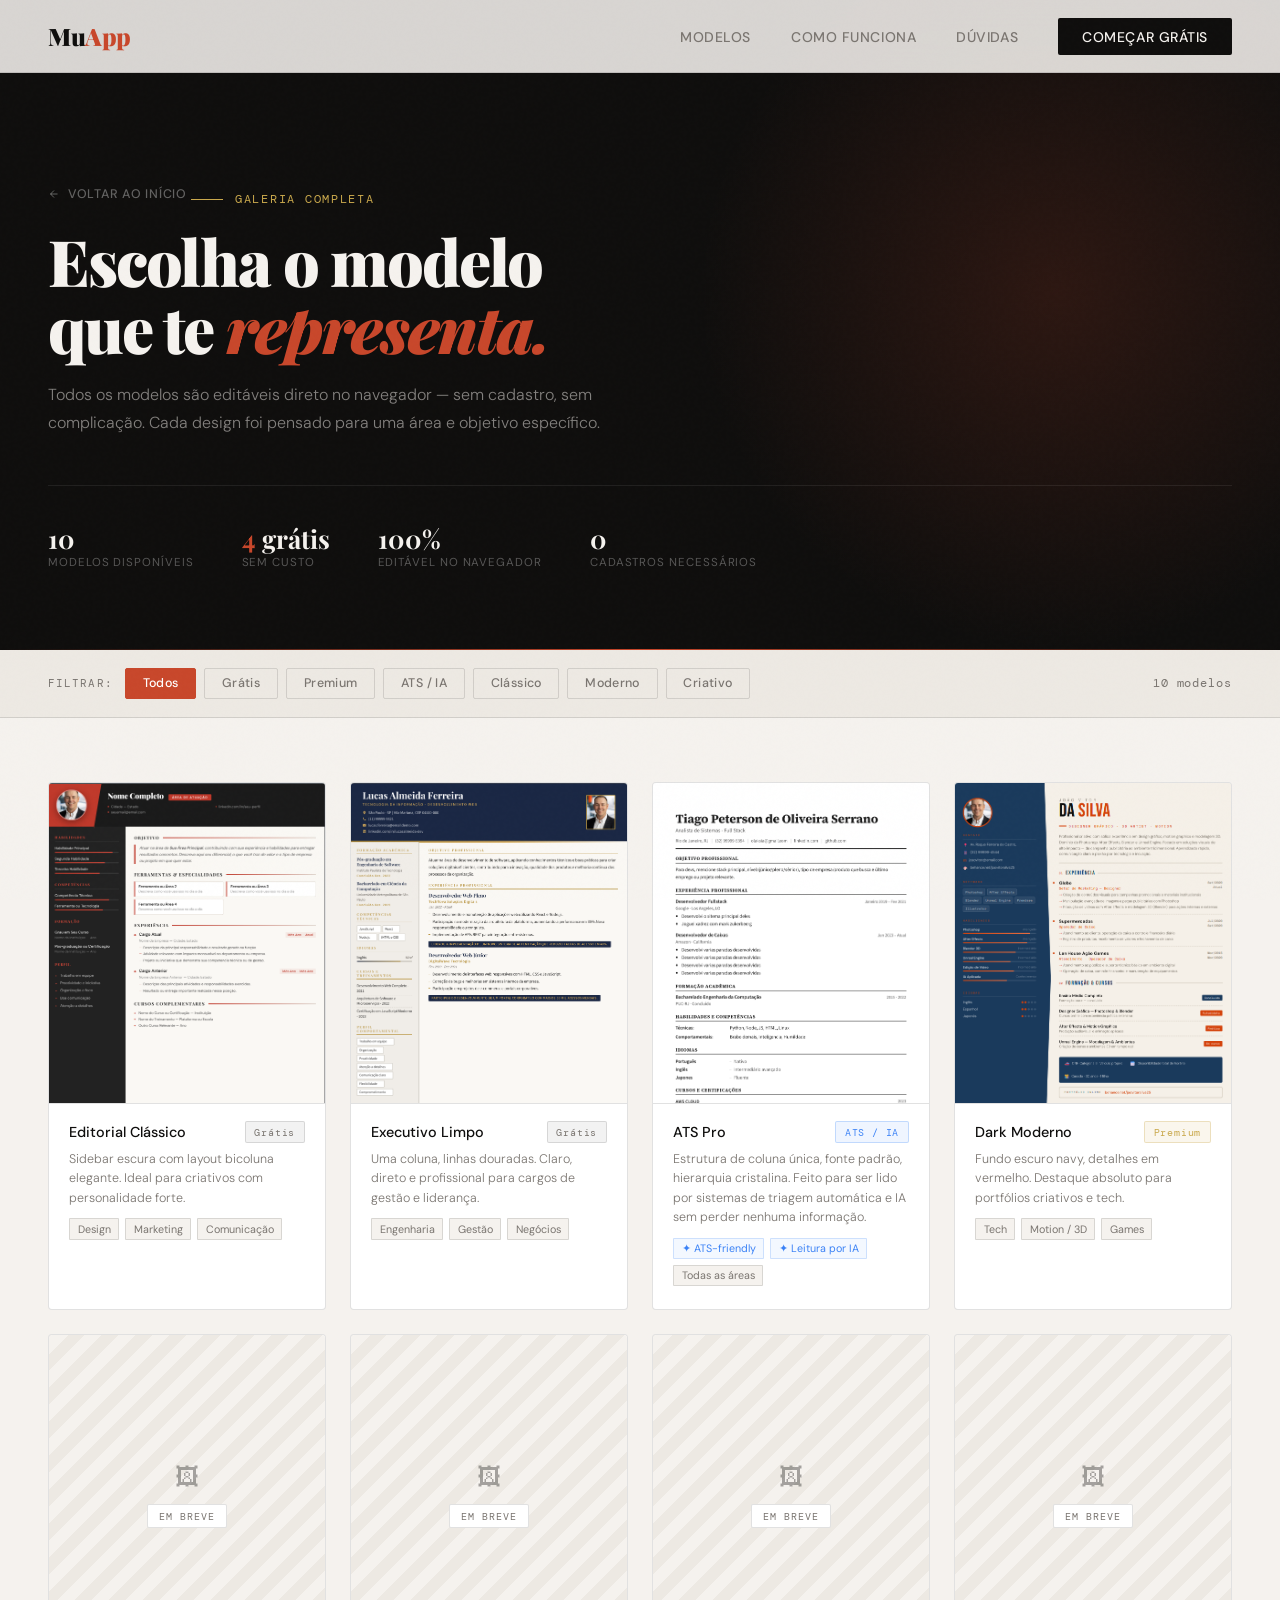
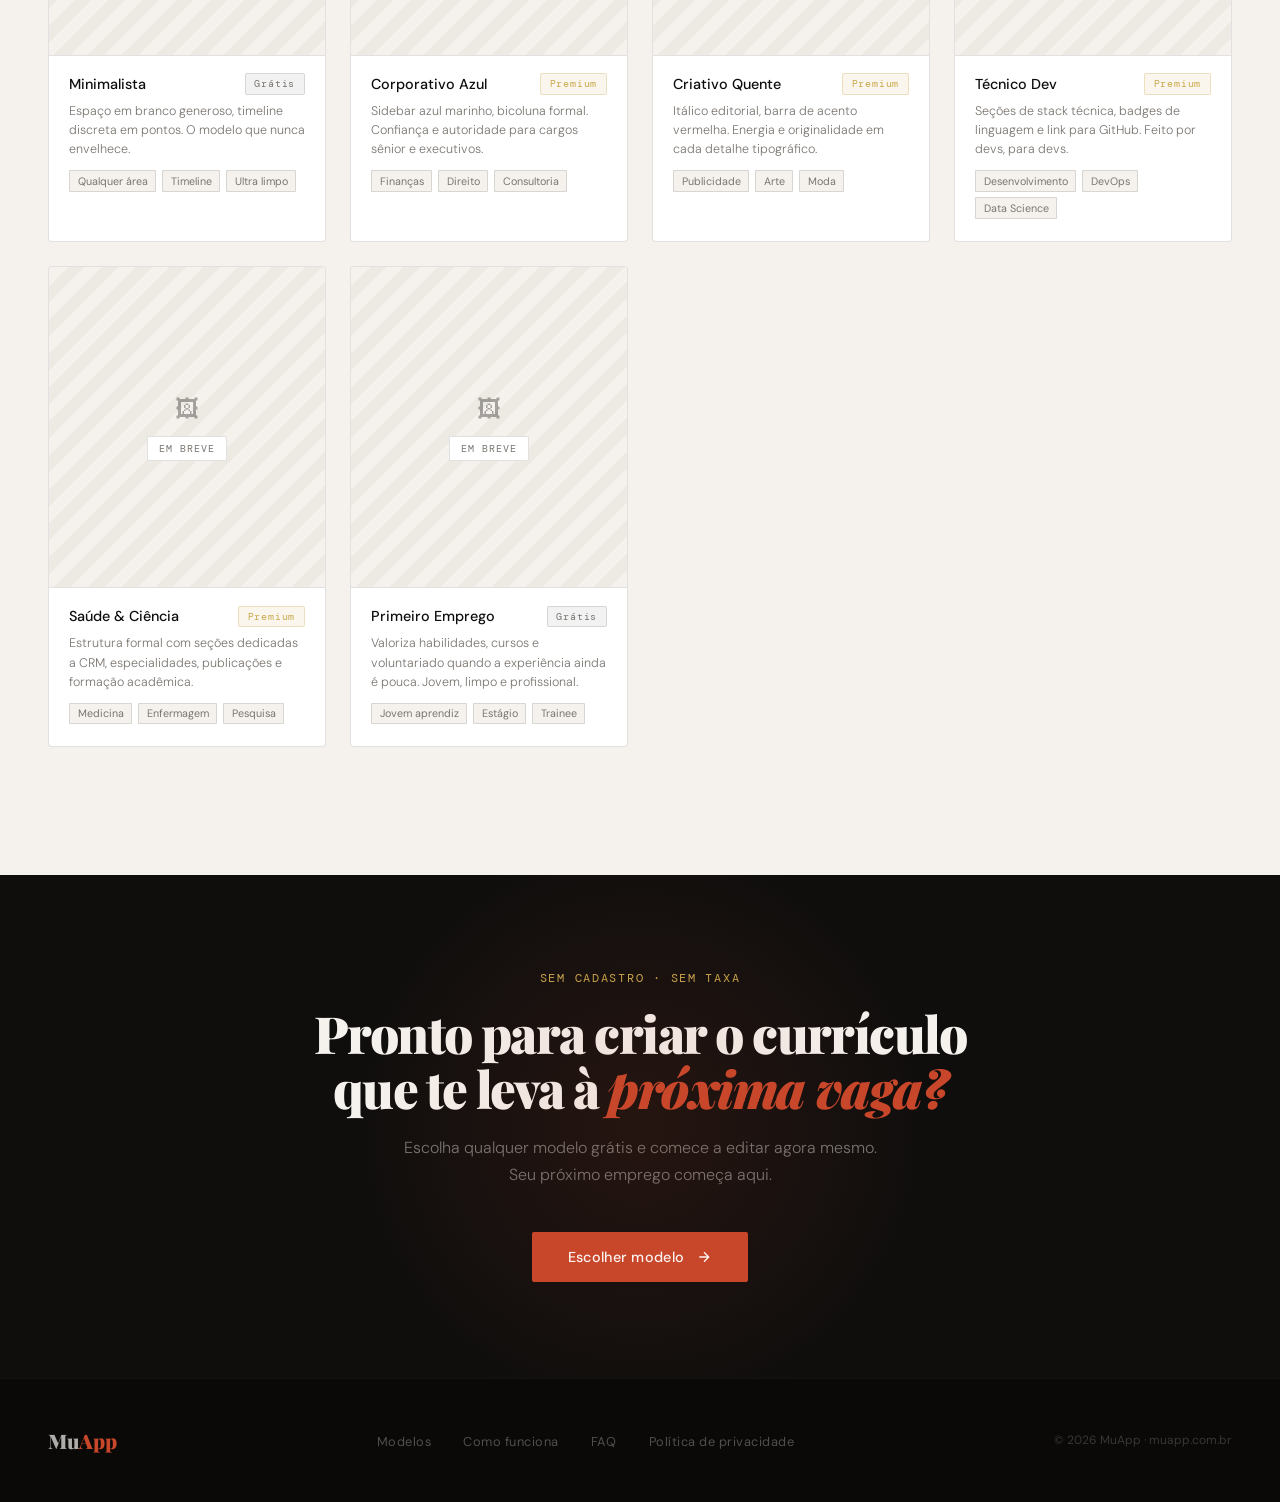
<file: content/pages/models/index.html>
<!DOCTYPE html>
<html lang="pt-BR">

<head>
  <meta charset="UTF-8">
  <meta name="viewport" content="width=device-width, initial-scale=1.0">
  <title>Modelos de Currículo — MuApp</title>
  <link rel="preconnect" href="https://fonts.googleapis.com">
  <link rel="preconnect" href="https://fonts.gstatic.com" crossorigin>
  <link href="https://fonts.googleapis.com/css2?family=Playfair+Display:ital,wght@0,700;0,900;1,700&family=DM+Sans:ital,wght@0,300;0,400;0,500;1,300&family=DM+Mono:wght@400;500&display=swap" rel="stylesheet">
  <link rel="stylesheet" href="assets/css/models.css">
</head>

<body>

  <!-- NAV -->
  <nav id="mainNav">
    <a href="/index.html" class="nav-logo">Mu<span>App</span></a>
    <ul class="nav-links">
      <li><a href="/index.html#modelos">Modelos</a></li>
      <li><a href="/index.html#como-funciona">Como funciona</a></li>
      <li><a href="/index.html#faq">Dúvidas</a></li>
      <li><a href="/index.html#modelos" class="nav-cta">Começar grátis</a></li>
    </ul>
  </nav>

  <!-- PAGE HEADER -->
  <header class="page-header">
    <div class="header-inner">
      <a href="/index.html" class="back-link">
        <svg width="12" height="12" fill="none" stroke="currentColor" stroke-width="2" viewBox="0 0 24 24">
          <path d="M19 12H5M12 19l-7-7 7-7" />
        </svg>
        Voltar ao início
      </a>

      <p class="header-eyebrow">Galeria completa</p>
      <h1 class="page-title">Escolha o modelo<br>que te <em>representa.</em></h1>
      <p class="page-sub">Todos os modelos são editáveis direto no navegador — sem cadastro, sem complicação. Cada design foi pensado para uma área e objetivo específico.</p>

      <div class="header-stats">
        <div class="hstat">
          <span class="hstat-num">10</span>
          <span class="hstat-label">Modelos disponíveis</span>
        </div>
        <div class="hstat">
          <span class="hstat-num"><em>4</em> grátis</span>
          <span class="hstat-label">Sem custo</span>
        </div>
        <div class="hstat">
          <span class="hstat-num">100%</span>
          <span class="hstat-label">Editável no navegador</span>
        </div>
        <div class="hstat">
          <span class="hstat-num">0</span>
          <span class="hstat-label">Cadastros necessários</span>
        </div>
      </div>
    </div>
  </header>

  <!-- CONTROLS BAR -->
  <div class="controls-bar">
    <div class="filter-group">
      <span class="filter-label">Filtrar:</span>
      <button class="filter-btn active" data-filter="all">Todos</button>
      <button class="filter-btn" data-filter="gratis">Grátis</button>
      <button class="filter-btn" data-filter="premium">Premium</button>
      <button class="filter-btn" data-filter="ats">ATS / IA</button>
      <button class="filter-btn" data-filter="classico">Clássico</button>
      <button class="filter-btn" data-filter="moderno">Moderno</button>
      <button class="filter-btn" data-filter="criativo">Criativo</button>
    </div>
    <span class="count-badge" id="countLabel">10 modelos</span>
  </div>

  <!-- GALLERY -->
  <main class="gallery-section">
    <div class="models-grid" id="modelsGrid">

      <!--
      ╔══════════════════════════════════════════════════════════════╗
      ║  COMO ADICIONAR AS IMAGENS:                                  ║
      ║                                                              ║
      ║  1. Coloque os PNGs em: assets/img/modelos/                  ║
      ║  2. Em cada card, substitua a div.img-placeholder por:       ║
      ║                                                              ║
      ║     <img src="assets/img/modelos/NOME.png" alt="...">        ║
      ║                                                              ║
      ║  Os nomes de cada arquivo estão indicados em cada card.      ║
      ╚══════════════════════════════════════════════════════════════╝
      -->

      <!-- ① Editorial Clássico ─────────────────── gratis · classico -->
      <div class="model-card" data-tags="gratis classico" onclick="location.href='/models/editorial/'">
        <div class="model-preview">
          <img src="../../../assets/img/modelos/editorial-classico.png" alt="Editorial Clássico">
          <div class="card-overlay">
            <button class="overlay-btn">Usar este modelo <svg width="14" height="14" fill="none" stroke="currentColor" stroke-width="2" viewBox="0 0 24 24">
                <path d="M5 12h14M12 5l7 7-7 7" />
              </svg></button>
          </div>
        </div>
        <div class="model-info">
          <div class="model-meta">
            <span class="model-name">Editorial Clássico</span>
            <span class="model-badge badge-free">Grátis</span>
          </div>
          <p class="model-desc">Sidebar escura com layout bicoluna elegante. Ideal para criativos com personalidade forte.</p>
          <div class="model-tags">
            <span class="tag">Design</span>
            <span class="tag">Marketing</span>
            <span class="tag">Comunicação</span>
          </div>
        </div>
      </div>

      <!-- ② Executivo Limpo ─────────────────────── gratis · classico -->
      <div class="model-card" data-tags="gratis classico" onclick="location.href='/models/executivo/'">
        <div class="model-preview">
          <img src="../../../assets/img/modelos/executivo.png" alt="Executivo Limpo">
          <div class="card-overlay">
            <button class="overlay-btn">Usar este modelo <svg width="14" height="14" fill="none" stroke="currentColor" stroke-width="2" viewBox="0 0 24 24">
                <path d="M5 12h14M12 5l7 7-7 7" />
              </svg></button>
          </div>
        </div>
        <div class="model-info">
          <div class="model-meta">
            <span class="model-name">Executivo Limpo</span>
            <span class="model-badge badge-free">Grátis</span>
          </div>
          <p class="model-desc">Uma coluna, linhas douradas. Claro, direto e profissional para cargos de gestão e liderança.</p>
          <div class="model-tags">
            <span class="tag">Engenharia</span>
            <span class="tag">Gestão</span>
            <span class="tag">Negócios</span>
          </div>
        </div>
      </div>

      <!-- ③ ATS Pro ────────────────── gratis · ats · classico -->
      <div class="model-card" data-tags="gratis ats classico" onclick="location.href='/models/ats/'">
        <div class="model-preview">
          <img src="../../../assets/img/modelos/ats-pro.png" alt="ATS Pro">
          <div class="img-placeholder">
            <span class="ph-icon">🖼</span>
            <span class="ph-label">ats-pro.png</span>
          </div>
          <div class="card-overlay">
            <button class="overlay-btn">Usar este modelo <svg width="14" height="14" fill="none" stroke="currentColor" stroke-width="2" viewBox="0 0 24 24">
                <path d="M5 12h14M12 5l7 7-7 7" />
              </svg></button>
          </div>
        </div>
        <div class="model-info">
          <div class="model-meta">
            <span class="model-name">ATS Pro</span>
            <span class="model-badge badge-ats">ATS / IA</span>
          </div>
          <p class="model-desc">Estrutura de coluna única, fonte padrão, hierarquia cristalina. Feito para ser lido por sistemas de triagem automática e IA sem perder nenhuma informação.</p>
          <div class="model-tags">
            <span class="tag-ats">✦ ATS-friendly</span>
            <span class="tag-ats">✦ Leitura por IA</span>
            <span class="tag">Todas as áreas</span>
          </div>
        </div>
      </div>

      <!-- ④ Dark Moderno ──────────────────── premium · moderno · criativo -->
      <div class="model-card" data-tags="premium moderno criativo" onclick="location.href='/models/dark/'">
        <div class="model-preview">
          <img src="../../../assets/img/modelos/dark.png" alt="Dark Moderno">
          <div class="img-placeholder">
            <span class="ph-icon">🖼</span>
            <span class="ph-label">dark-moderno.png</span>
          </div>
          <div class="card-overlay">
            <button class="overlay-btn">Usar este modelo <svg width="14" height="14" fill="none" stroke="currentColor" stroke-width="2" viewBox="0 0 24 24">
                <path d="M5 12h14M12 5l7 7-7 7" />
              </svg></button>
          </div>
        </div>
        <div class="model-info">
          <div class="model-meta">
            <span class="model-name">Dark Moderno</span>
            <span class="model-badge badge-premium">Premium</span>
          </div>
          <p class="model-desc">Fundo escuro navy, detalhes em vermelho. Destaque absoluto para portfólios criativos e tech.</p>
          <div class="model-tags">
            <span class="tag">Tech</span>
            <span class="tag">Motion / 3D</span>
            <span class="tag">Games</span>
          </div>
        </div>
      </div>

      <!-- ⑤ Minimalista ─────────────────── gratis · moderno · classico -->
      <div class="model-card" data-tags="gratis moderno classico" onclick="location.href='/models/minimalista/'">
        <div class="model-preview">
          <!-- SUBSTITUIR POR: <img src="assets/img/modelos/minimalista.png" alt="Minimalista"> -->
          <div class="img-placeholder">
            <span class="ph-icon">🖼</span>
            <span class="ph-label">EM BREVE</span>
          </div>
          <div class="card-overlay">
            <button class="overlay-btn">Usar este modelo <svg width="14" height="14" fill="none" stroke="currentColor" stroke-width="2" viewBox="0 0 24 24">
                <path d="M5 12h14M12 5l7 7-7 7" />
              </svg></button>
          </div>
        </div>
        <div class="model-info">
          <div class="model-meta">
            <span class="model-name">Minimalista</span>
            <span class="model-badge badge-free">Grátis</span>
          </div>
          <p class="model-desc">Espaço em branco generoso, timeline discreta em pontos. O modelo que nunca envelhece.</p>
          <div class="model-tags">
            <span class="tag">Qualquer área</span>
            <span class="tag">Timeline</span>
            <span class="tag">Ultra limpo</span>
          </div>
        </div>
      </div>

      <!-- ⑥ Corporativo Azul ─────────────────── premium · classico -->
      <div class="model-card" data-tags="premium classico" onclick="location.href='/models/corporativo/'">
        <div class="model-preview">
          <!-- SUBSTITUIR POR: <img src="assets/img/modelos/corporativo-azul.png" alt="Corporativo Azul"> -->
          <div class="img-placeholder">
            <span class="ph-icon">🖼</span>
            <span class="ph-label">EM BREVE</span>
          </div>
          <div class="card-overlay">
            <button class="overlay-btn">Usar este modelo <svg width="14" height="14" fill="none" stroke="currentColor" stroke-width="2" viewBox="0 0 24 24">
                <path d="M5 12h14M12 5l7 7-7 7" />
              </svg></button>
          </div>
        </div>
        <div class="model-info">
          <div class="model-meta">
            <span class="model-name">Corporativo Azul</span>
            <span class="model-badge badge-premium">Premium</span>
          </div>
          <p class="model-desc">Sidebar azul marinho, bicoluna formal. Confiança e autoridade para cargos sênior e executivos.</p>
          <div class="model-tags">
            <span class="tag">Finanças</span>
            <span class="tag">Direito</span>
            <span class="tag">Consultoria</span>
          </div>
        </div>
      </div>

      <!-- ⑦ Criativo Quente ────────────────── premium · criativo · moderno -->
      <div class="model-card" data-tags="premium criativo moderno" onclick="location.href='/models/criativo/'">
        <div class="model-preview">
          <!-- SUBSTITUIR POR: <img src="assets/img/modelos/criativo-quente.png" alt="Criativo Quente"> -->
          <div class="img-placeholder">
            <span class="ph-icon">🖼</span>
            <span class="ph-label">EM BREVE</span>
          </div>
          <div class="card-overlay">
            <button class="overlay-btn">Usar este modelo <svg width="14" height="14" fill="none" stroke="currentColor" stroke-width="2" viewBox="0 0 24 24">
                <path d="M5 12h14M12 5l7 7-7 7" />
              </svg></button>
          </div>
        </div>
        <div class="model-info">
          <div class="model-meta">
            <span class="model-name">Criativo Quente</span>
            <span class="model-badge badge-premium">Premium</span>
          </div>
          <p class="model-desc">Itálico editorial, barra de acento vermelha. Energia e originalidade em cada detalhe tipográfico.</p>
          <div class="model-tags">
            <span class="tag">Publicidade</span>
            <span class="tag">Arte</span>
            <span class="tag">Moda</span>
          </div>
        </div>
      </div>

      <!-- ⑧ Técnico Dev ─────────────────── premium · moderno · ats -->
      <div class="model-card" data-tags="premium moderno ats" onclick="location.href='/models/tech-dev/'">
        <div class="model-preview">
          <!-- SUBSTITUIR POR: <img src="assets/img/modelos/tecnico-dev.png" alt="Técnico Dev"> -->
          <div class="img-placeholder">
            <span class="ph-icon">🖼</span>
            <span class="ph-label">EM BREVE</span>
          </div>
          <div class="card-overlay">
            <button class="overlay-btn">Usar este modelo <svg width="14" height="14" fill="none" stroke="currentColor" stroke-width="2" viewBox="0 0 24 24">
                <path d="M5 12h14M12 5l7 7-7 7" />
              </svg></button>
          </div>
        </div>
        <div class="model-info">
          <div class="model-meta">
            <span class="model-name">Técnico Dev</span>
            <span class="model-badge badge-premium">Premium</span>
          </div>
          <p class="model-desc">Seções de stack técnica, badges de linguagem e link para GitHub. Feito por devs, para devs.</p>
          <div class="model-tags">
            <span class="tag">Desenvolvimento</span>
            <span class="tag">DevOps</span>
            <span class="tag">Data Science</span>
          </div>
        </div>
      </div>

      <!-- ⑨ Saúde & Ciência ─────────────── premium · classico · ats -->
      <div class="model-card" data-tags="premium classico ats" onclick="location.href='/models/saude/'">
        <div class="model-preview">
          <!-- SUBSTITUIR POR: <img src="assets/img/modelos/saude-ciencia.png" alt="Saúde & Ciência"> -->
          <div class="img-placeholder">
            <span class="ph-icon">🖼</span>
            <span class="ph-label">EM BREVE</span>
          </div>
          <div class="card-overlay">
            <button class="overlay-btn">Usar este modelo <svg width="14" height="14" fill="none" stroke="currentColor" stroke-width="2" viewBox="0 0 24 24">
                <path d="M5 12h14M12 5l7 7-7 7" />
              </svg></button>
          </div>
        </div>
        <div class="model-info">
          <div class="model-meta">
            <span class="model-name">Saúde & Ciência</span>
            <span class="model-badge badge-premium">Premium</span>
          </div>
          <p class="model-desc">Estrutura formal com seções dedicadas a CRM, especialidades, publicações e formação acadêmica.</p>
          <div class="model-tags">
            <span class="tag">Medicina</span>
            <span class="tag">Enfermagem</span>
            <span class="tag">Pesquisa</span>
          </div>
        </div>
      </div>

      <!-- ⑩ Primeiro Emprego ──────────── gratis · classico · moderno -->
      <div class="model-card" data-tags="gratis classico moderno" onclick="location.href='/models/primeiro-emprego/'">
        <div class="model-preview">
          <!-- SUBSTITUIR POR: <img src="assets/img/modelos/primeiro-emprego.png" alt="Primeiro Emprego"> -->
          <div class="img-placeholder">
            <span class="ph-icon">🖼</span>
            <span class="ph-label">EM BREVE</span>
          </div>
          <div class="card-overlay">
            <button class="overlay-btn">Usar este modelo <svg width="14" height="14" fill="none" stroke="currentColor" stroke-width="2" viewBox="0 0 24 24">
                <path d="M5 12h14M12 5l7 7-7 7" />
              </svg></button>
          </div>
        </div>
        <div class="model-info">
          <div class="model-meta">
            <span class="model-name">Primeiro Emprego</span>
            <span class="model-badge badge-free">Grátis</span>
          </div>
          <p class="model-desc">Valoriza habilidades, cursos e voluntariado quando a experiência ainda é pouca. Jovem, limpo e profissional.</p>
          <div class="model-tags">
            <span class="tag">Jovem aprendiz</span>
            <span class="tag">Estágio</span>
            <span class="tag">Trainee</span>
          </div>
        </div>
      </div>

      <!-- empty state -->
      <div class="empty-state" id="emptyState">
        <p>Nenhum modelo encontrado para esse filtro.</p>
      </div>

    </div>
  </main>

  <!-- CTA STRIP -->
  <section class="cta-strip">
    <span class="cta-eyebrow">Sem cadastro · Sem taxa</span>
    <h2 class="cta-title">Pronto para criar o currículo<br>que te leva à <em>próxima vaga?</em></h2>
    <p class="cta-sub">Escolha qualquer modelo grátis e comece a editar agora mesmo. Seu próximo emprego começa aqui.</p>
    <a href="#" class="btn-primary" onclick="window.scrollTo({top:0,behavior:'smooth'});return false;">
      Escolher modelo
      <svg width="16" height="16" fill="none" stroke="currentColor" stroke-width="2" viewBox="0 0 24 24">
        <path d="M5 12h14M12 5l7 7-7 7" />
      </svg>
    </a>
  </section>

  <!-- FOOTER -->
  <footer>
    <a href="/index.html" class="footer-logo">Mu<span>App</span></a>
    <ul class="footer-links">
      <li><a href="modelos.html">Modelos</a></li>
      <li><a href="/index.html#como-funciona">Como funciona</a></li>
      <li><a href="/index.html#faq">FAQ</a></li>
      <li><a href="#">Política de privacidade</a></li>
    </ul>
    <span class="footer-copy">© 2026 MuApp · muapp.com.br</span>
  </footer>

  <script src="assets/js/models.js"></script>
</body>

</html>
</file>
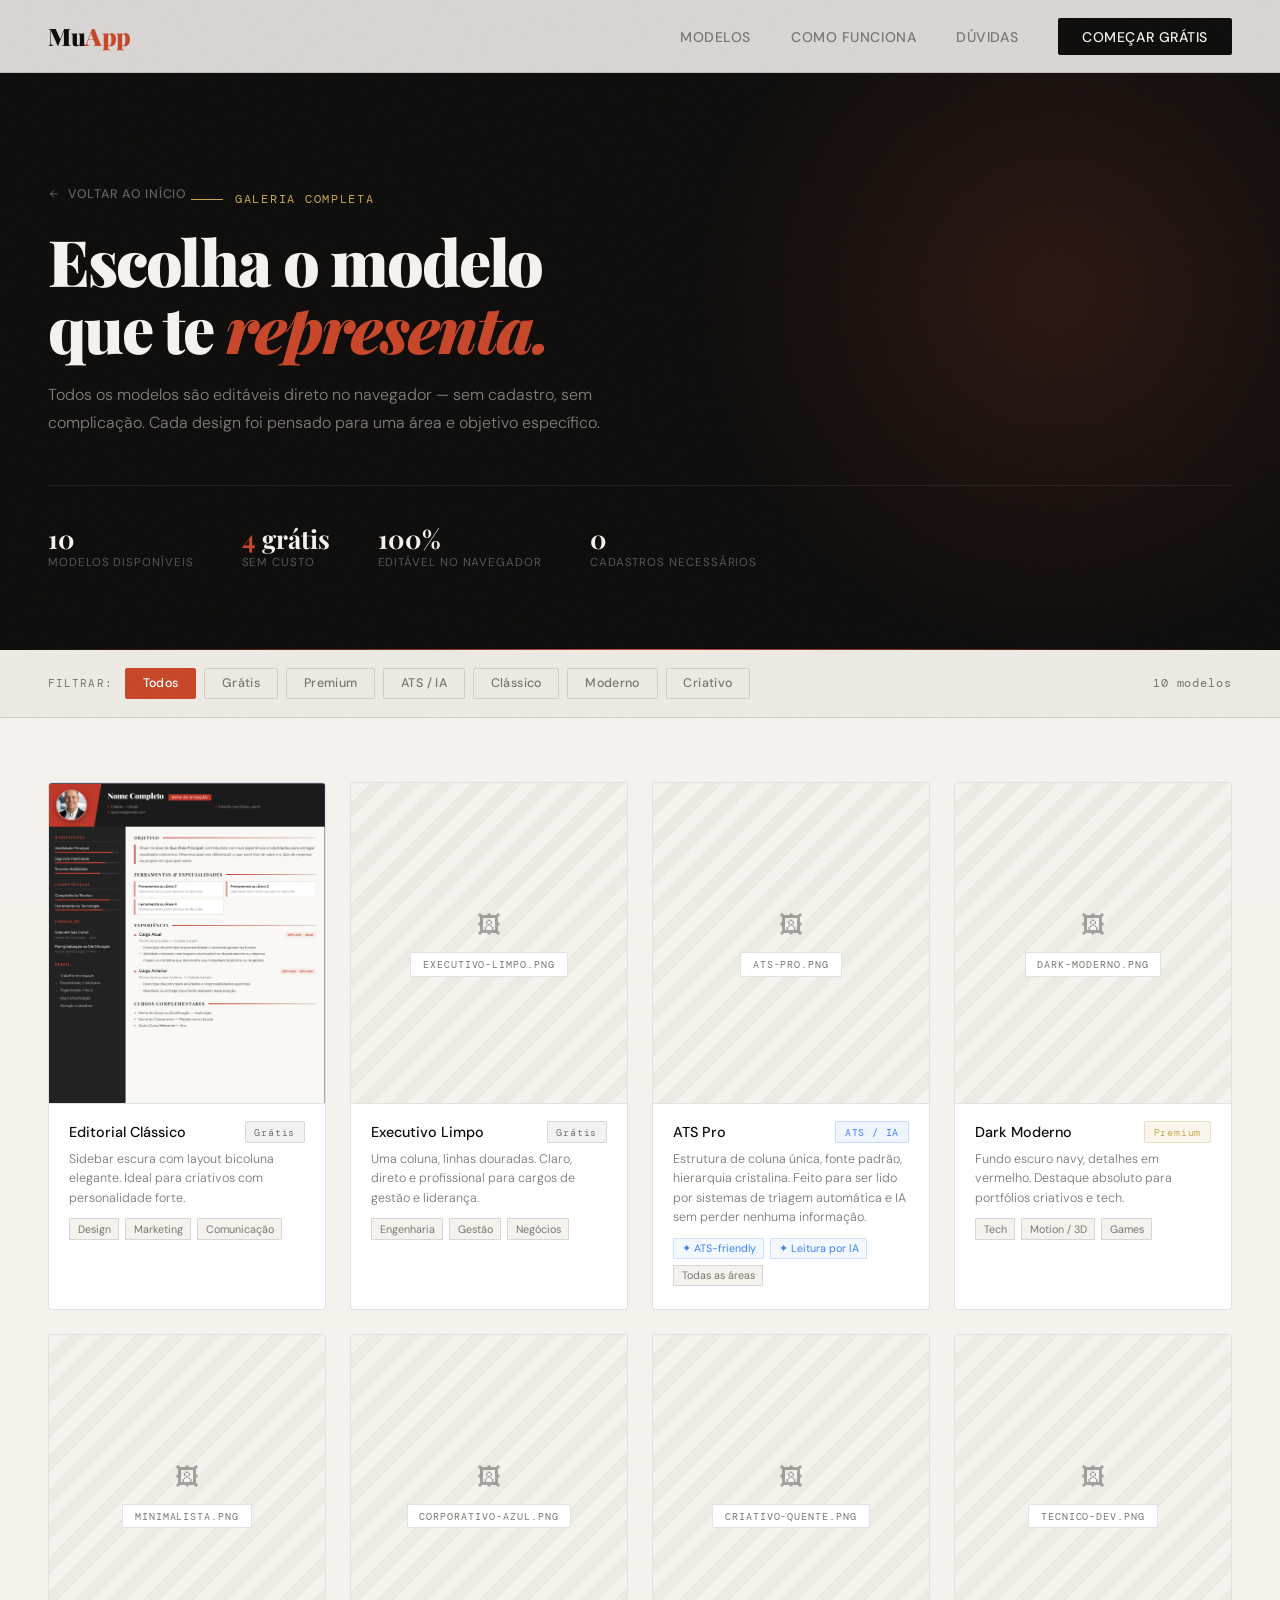
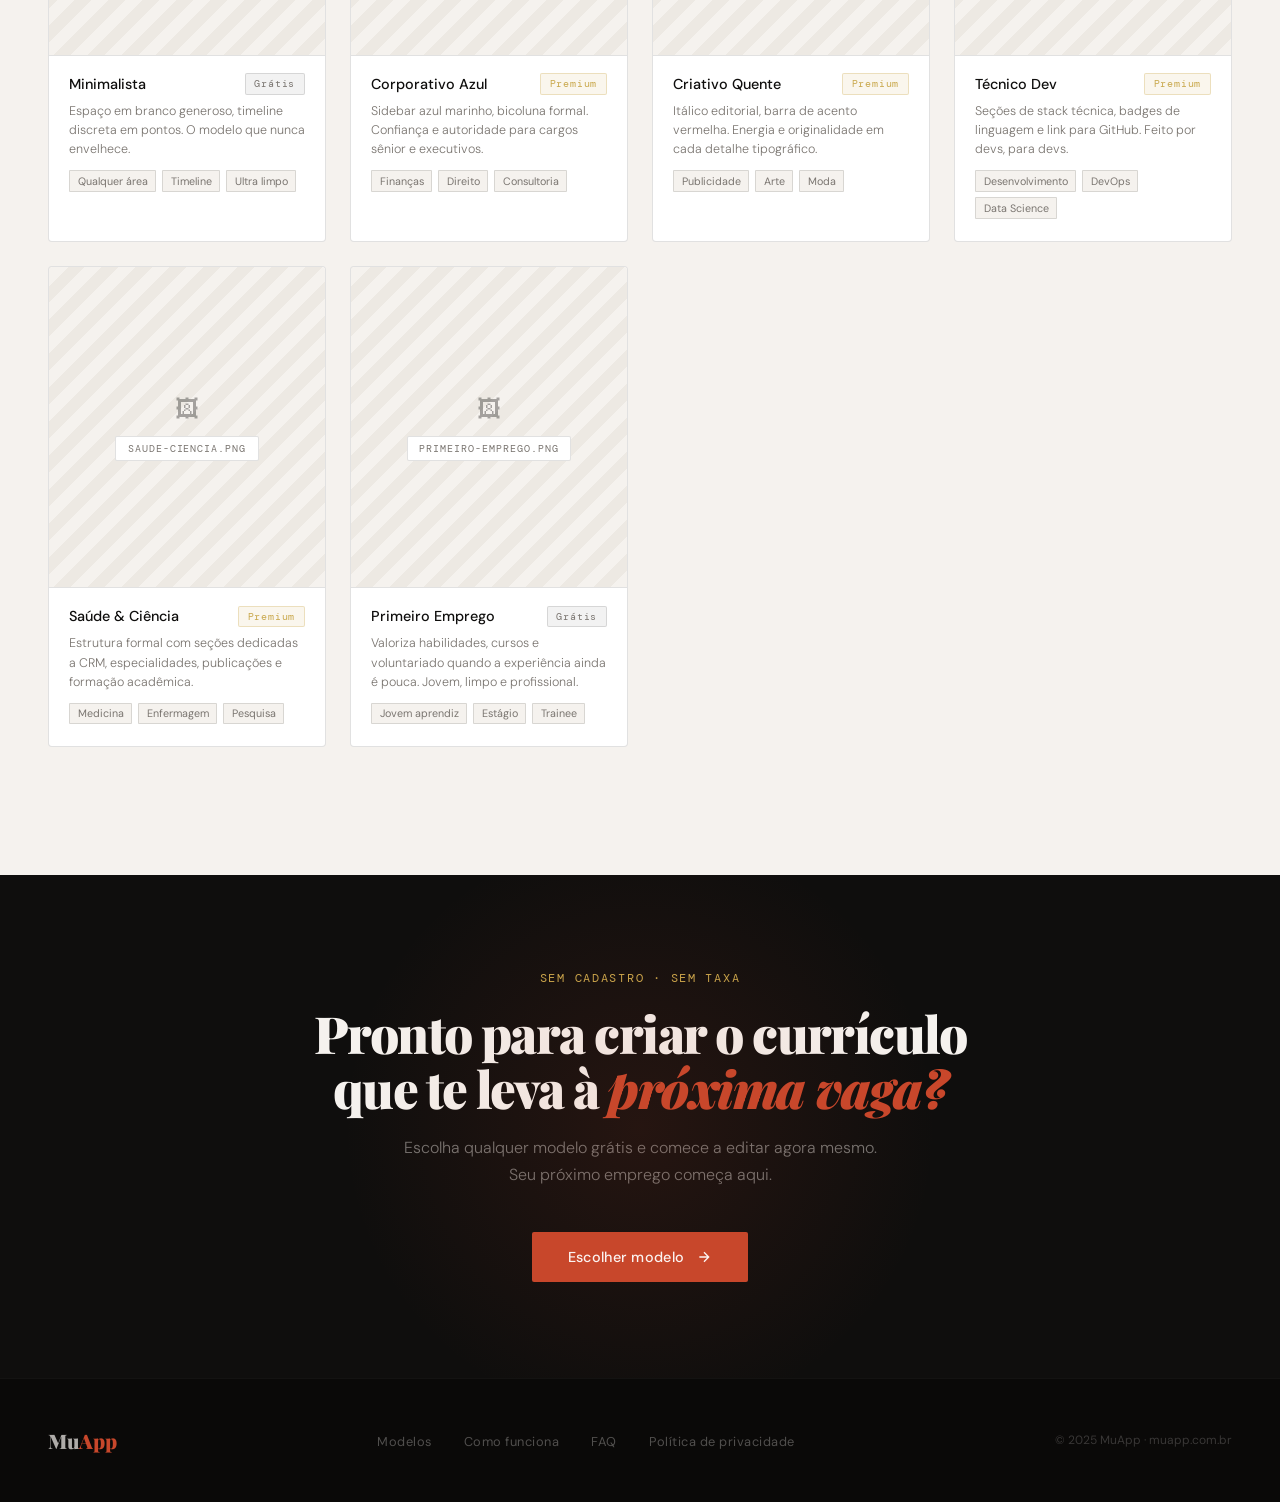
<file: modelos.html>
<!DOCTYPE html>
<html lang="pt-BR">

<head>
  <meta charset="UTF-8">
  <meta name="viewport" content="width=device-width, initial-scale=1.0">
  <title>Modelos de Currículo — MuApp</title>
  <link rel="preconnect" href="https://fonts.googleapis.com">
  <link rel="preconnect" href="https://fonts.gstatic.com" crossorigin>
  <link href="https://fonts.googleapis.com/css2?family=Playfair+Display:ital,wght@0,700;0,900;1,700&family=DM+Sans:ital,wght@0,300;0,400;0,500;1,300&family=DM+Mono:wght@400;500&display=swap" rel="stylesheet">
  <link rel="stylesheet" href="assets/css/modelos.css">
</head>

<body>

  <!-- NAV -->
  <nav id="mainNav">
    <a href="/index.html" class="nav-logo">Mu<span>App</span></a>
    <ul class="nav-links">
      <li><a href="/index.html#modelos">Modelos</a></li>
      <li><a href="/index.html#como-funciona">Como funciona</a></li>
      <li><a href="/index.html#faq">Dúvidas</a></li>
      <li><a href="/index.html#modelos" class="nav-cta">Começar grátis</a></li>
    </ul>
  </nav>

  <!-- PAGE HEADER -->
  <header class="page-header">
    <div class="header-inner">
      <a href="/index.html" class="back-link">
        <svg width="12" height="12" fill="none" stroke="currentColor" stroke-width="2" viewBox="0 0 24 24">
          <path d="M19 12H5M12 19l-7-7 7-7" />
        </svg>
        Voltar ao início
      </a>

      <p class="header-eyebrow">Galeria completa</p>
      <h1 class="page-title">Escolha o modelo<br>que te <em>representa.</em></h1>
      <p class="page-sub">Todos os modelos são editáveis direto no navegador — sem cadastro, sem complicação. Cada design foi pensado para uma área e objetivo específico.</p>

      <div class="header-stats">
        <div class="hstat">
          <span class="hstat-num">10</span>
          <span class="hstat-label">Modelos disponíveis</span>
        </div>
        <div class="hstat">
          <span class="hstat-num"><em>4</em> grátis</span>
          <span class="hstat-label">Sem custo</span>
        </div>
        <div class="hstat">
          <span class="hstat-num">100%</span>
          <span class="hstat-label">Editável no navegador</span>
        </div>
        <div class="hstat">
          <span class="hstat-num">0</span>
          <span class="hstat-label">Cadastros necessários</span>
        </div>
      </div>
    </div>
  </header>

  <!-- CONTROLS BAR -->
  <div class="controls-bar">
    <div class="filter-group">
      <span class="filter-label">Filtrar:</span>
      <button class="filter-btn active" data-filter="all">Todos</button>
      <button class="filter-btn" data-filter="gratis">Grátis</button>
      <button class="filter-btn" data-filter="premium">Premium</button>
      <button class="filter-btn" data-filter="ats">ATS / IA</button>
      <button class="filter-btn" data-filter="classico">Clássico</button>
      <button class="filter-btn" data-filter="moderno">Moderno</button>
      <button class="filter-btn" data-filter="criativo">Criativo</button>
    </div>
    <span class="count-badge" id="countLabel">10 modelos</span>
  </div>

  <!-- GALLERY -->
  <main class="gallery-section">
    <div class="models-grid" id="modelsGrid">

      <!--
      ╔══════════════════════════════════════════════════════════════╗
      ║  COMO ADICIONAR AS IMAGENS:                                  ║
      ║                                                              ║
      ║  1. Coloque os PNGs em: assets/img/modelos/                  ║
      ║  2. Em cada card, substitua a div.img-placeholder por:       ║
      ║                                                              ║
      ║     <img src="assets/img/modelos/NOME.png" alt="...">        ║
      ║                                                              ║
      ║  Os nomes de cada arquivo estão indicados em cada card.      ║
      ╚══════════════════════════════════════════════════════════════╝
      -->

      <!-- ① Editorial Clássico ─────────────────── gratis · classico -->
      <div class="model-card" data-tags="gratis classico" onclick="location.href='/models/editorial/'">
        <div class="model-preview">
          <img src="assets/img/modelos/editorial-classico.png" alt="Editorial Clássico">
          <div class="card-overlay">
            <button class="overlay-btn">Usar este modelo <svg width="14" height="14" fill="none" stroke="currentColor" stroke-width="2" viewBox="0 0 24 24">
                <path d="M5 12h14M12 5l7 7-7 7" />
              </svg></button>
          </div>
        </div>
        <div class="model-info">
          <div class="model-meta">
            <span class="model-name">Editorial Clássico</span>
            <span class="model-badge badge-free">Grátis</span>
          </div>
          <p class="model-desc">Sidebar escura com layout bicoluna elegante. Ideal para criativos com personalidade forte.</p>
          <div class="model-tags">
            <span class="tag">Design</span>
            <span class="tag">Marketing</span>
            <span class="tag">Comunicação</span>
          </div>
        </div>
      </div>

      <!-- ② Executivo Limpo ─────────────────────── gratis · classico -->
      <div class="model-card" data-tags="gratis classico" onclick="location.href='/models/executivo/'">
        <div class="model-preview">
          <!-- SUBSTITUIR POR: <img src="assets/img/modelos/executivo-limpo.png" alt="Executivo Limpo"> -->
          <div class="img-placeholder">
            <span class="ph-icon">🖼</span>
            <span class="ph-label">executivo-limpo.png</span>
          </div>
          <div class="card-overlay">
            <button class="overlay-btn">Usar este modelo <svg width="14" height="14" fill="none" stroke="currentColor" stroke-width="2" viewBox="0 0 24 24">
                <path d="M5 12h14M12 5l7 7-7 7" />
              </svg></button>
          </div>
        </div>
        <div class="model-info">
          <div class="model-meta">
            <span class="model-name">Executivo Limpo</span>
            <span class="model-badge badge-free">Grátis</span>
          </div>
          <p class="model-desc">Uma coluna, linhas douradas. Claro, direto e profissional para cargos de gestão e liderança.</p>
          <div class="model-tags">
            <span class="tag">Engenharia</span>
            <span class="tag">Gestão</span>
            <span class="tag">Negócios</span>
          </div>
        </div>
      </div>

      <!-- ③ ATS Pro ────────────────── gratis · ats · classico -->
      <div class="model-card" data-tags="gratis ats classico" onclick="location.href='/models/ats/'">
        <div class="model-preview">
          <!-- SUBSTITUIR POR: <img src="assets/img/modelos/ats-pro.png" alt="ATS Pro"> -->
          <div class="img-placeholder">
            <span class="ph-icon">🖼</span>
            <span class="ph-label">ats-pro.png</span>
          </div>
          <div class="card-overlay">
            <button class="overlay-btn">Usar este modelo <svg width="14" height="14" fill="none" stroke="currentColor" stroke-width="2" viewBox="0 0 24 24">
                <path d="M5 12h14M12 5l7 7-7 7" />
              </svg></button>
          </div>
        </div>
        <div class="model-info">
          <div class="model-meta">
            <span class="model-name">ATS Pro</span>
            <span class="model-badge badge-ats">ATS / IA</span>
          </div>
          <p class="model-desc">Estrutura de coluna única, fonte padrão, hierarquia cristalina. Feito para ser lido por sistemas de triagem automática e IA sem perder nenhuma informação.</p>
          <div class="model-tags">
            <span class="tag-ats">✦ ATS-friendly</span>
            <span class="tag-ats">✦ Leitura por IA</span>
            <span class="tag">Todas as áreas</span>
          </div>
        </div>
      </div>

      <!-- ④ Dark Moderno ──────────────────── premium · moderno · criativo -->
      <div class="model-card" data-tags="premium moderno criativo" onclick="location.href='/models/dark/'">
        <div class="model-preview">
          <!-- SUBSTITUIR POR: <img src="assets/img/modelos/dark-moderno.png" alt="Dark Moderno"> -->
          <div class="img-placeholder">
            <span class="ph-icon">🖼</span>
            <span class="ph-label">dark-moderno.png</span>
          </div>
          <div class="card-overlay">
            <button class="overlay-btn">Usar este modelo <svg width="14" height="14" fill="none" stroke="currentColor" stroke-width="2" viewBox="0 0 24 24">
                <path d="M5 12h14M12 5l7 7-7 7" />
              </svg></button>
          </div>
        </div>
        <div class="model-info">
          <div class="model-meta">
            <span class="model-name">Dark Moderno</span>
            <span class="model-badge badge-premium">Premium</span>
          </div>
          <p class="model-desc">Fundo escuro navy, detalhes em vermelho. Destaque absoluto para portfólios criativos e tech.</p>
          <div class="model-tags">
            <span class="tag">Tech</span>
            <span class="tag">Motion / 3D</span>
            <span class="tag">Games</span>
          </div>
        </div>
      </div>

      <!-- ⑤ Minimalista ─────────────────── gratis · moderno · classico -->
      <div class="model-card" data-tags="gratis moderno classico" onclick="location.href='/models/minimalista/'">
        <div class="model-preview">
          <!-- SUBSTITUIR POR: <img src="assets/img/modelos/minimalista.png" alt="Minimalista"> -->
          <div class="img-placeholder">
            <span class="ph-icon">🖼</span>
            <span class="ph-label">minimalista.png</span>
          </div>
          <div class="card-overlay">
            <button class="overlay-btn">Usar este modelo <svg width="14" height="14" fill="none" stroke="currentColor" stroke-width="2" viewBox="0 0 24 24">
                <path d="M5 12h14M12 5l7 7-7 7" />
              </svg></button>
          </div>
        </div>
        <div class="model-info">
          <div class="model-meta">
            <span class="model-name">Minimalista</span>
            <span class="model-badge badge-free">Grátis</span>
          </div>
          <p class="model-desc">Espaço em branco generoso, timeline discreta em pontos. O modelo que nunca envelhece.</p>
          <div class="model-tags">
            <span class="tag">Qualquer área</span>
            <span class="tag">Timeline</span>
            <span class="tag">Ultra limpo</span>
          </div>
        </div>
      </div>

      <!-- ⑥ Corporativo Azul ─────────────────── premium · classico -->
      <div class="model-card" data-tags="premium classico" onclick="location.href='/models/corporativo/'">
        <div class="model-preview">
          <!-- SUBSTITUIR POR: <img src="assets/img/modelos/corporativo-azul.png" alt="Corporativo Azul"> -->
          <div class="img-placeholder">
            <span class="ph-icon">🖼</span>
            <span class="ph-label">corporativo-azul.png</span>
          </div>
          <div class="card-overlay">
            <button class="overlay-btn">Usar este modelo <svg width="14" height="14" fill="none" stroke="currentColor" stroke-width="2" viewBox="0 0 24 24">
                <path d="M5 12h14M12 5l7 7-7 7" />
              </svg></button>
          </div>
        </div>
        <div class="model-info">
          <div class="model-meta">
            <span class="model-name">Corporativo Azul</span>
            <span class="model-badge badge-premium">Premium</span>
          </div>
          <p class="model-desc">Sidebar azul marinho, bicoluna formal. Confiança e autoridade para cargos sênior e executivos.</p>
          <div class="model-tags">
            <span class="tag">Finanças</span>
            <span class="tag">Direito</span>
            <span class="tag">Consultoria</span>
          </div>
        </div>
      </div>

      <!-- ⑦ Criativo Quente ────────────────── premium · criativo · moderno -->
      <div class="model-card" data-tags="premium criativo moderno" onclick="location.href='/models/criativo/'">
        <div class="model-preview">
          <!-- SUBSTITUIR POR: <img src="assets/img/modelos/criativo-quente.png" alt="Criativo Quente"> -->
          <div class="img-placeholder">
            <span class="ph-icon">🖼</span>
            <span class="ph-label">criativo-quente.png</span>
          </div>
          <div class="card-overlay">
            <button class="overlay-btn">Usar este modelo <svg width="14" height="14" fill="none" stroke="currentColor" stroke-width="2" viewBox="0 0 24 24">
                <path d="M5 12h14M12 5l7 7-7 7" />
              </svg></button>
          </div>
        </div>
        <div class="model-info">
          <div class="model-meta">
            <span class="model-name">Criativo Quente</span>
            <span class="model-badge badge-premium">Premium</span>
          </div>
          <p class="model-desc">Itálico editorial, barra de acento vermelha. Energia e originalidade em cada detalhe tipográfico.</p>
          <div class="model-tags">
            <span class="tag">Publicidade</span>
            <span class="tag">Arte</span>
            <span class="tag">Moda</span>
          </div>
        </div>
      </div>

      <!-- ⑧ Técnico Dev ─────────────────── premium · moderno · ats -->
      <div class="model-card" data-tags="premium moderno ats" onclick="location.href='/models/tech-dev/'">
        <div class="model-preview">
          <!-- SUBSTITUIR POR: <img src="assets/img/modelos/tecnico-dev.png" alt="Técnico Dev"> -->
          <div class="img-placeholder">
            <span class="ph-icon">🖼</span>
            <span class="ph-label">tecnico-dev.png</span>
          </div>
          <div class="card-overlay">
            <button class="overlay-btn">Usar este modelo <svg width="14" height="14" fill="none" stroke="currentColor" stroke-width="2" viewBox="0 0 24 24">
                <path d="M5 12h14M12 5l7 7-7 7" />
              </svg></button>
          </div>
        </div>
        <div class="model-info">
          <div class="model-meta">
            <span class="model-name">Técnico Dev</span>
            <span class="model-badge badge-premium">Premium</span>
          </div>
          <p class="model-desc">Seções de stack técnica, badges de linguagem e link para GitHub. Feito por devs, para devs.</p>
          <div class="model-tags">
            <span class="tag">Desenvolvimento</span>
            <span class="tag">DevOps</span>
            <span class="tag">Data Science</span>
          </div>
        </div>
      </div>

      <!-- ⑨ Saúde & Ciência ─────────────── premium · classico · ats -->
      <div class="model-card" data-tags="premium classico ats" onclick="location.href='/models/saude/'">
        <div class="model-preview">
          <!-- SUBSTITUIR POR: <img src="assets/img/modelos/saude-ciencia.png" alt="Saúde & Ciência"> -->
          <div class="img-placeholder">
            <span class="ph-icon">🖼</span>
            <span class="ph-label">saude-ciencia.png</span>
          </div>
          <div class="card-overlay">
            <button class="overlay-btn">Usar este modelo <svg width="14" height="14" fill="none" stroke="currentColor" stroke-width="2" viewBox="0 0 24 24">
                <path d="M5 12h14M12 5l7 7-7 7" />
              </svg></button>
          </div>
        </div>
        <div class="model-info">
          <div class="model-meta">
            <span class="model-name">Saúde & Ciência</span>
            <span class="model-badge badge-premium">Premium</span>
          </div>
          <p class="model-desc">Estrutura formal com seções dedicadas a CRM, especialidades, publicações e formação acadêmica.</p>
          <div class="model-tags">
            <span class="tag">Medicina</span>
            <span class="tag">Enfermagem</span>
            <span class="tag">Pesquisa</span>
          </div>
        </div>
      </div>

      <!-- ⑩ Primeiro Emprego ──────────── gratis · classico · moderno -->
      <div class="model-card" data-tags="gratis classico moderno" onclick="location.href='/models/primeiro-emprego/'">
        <div class="model-preview">
          <!-- SUBSTITUIR POR: <img src="assets/img/modelos/primeiro-emprego.png" alt="Primeiro Emprego"> -->
          <div class="img-placeholder">
            <span class="ph-icon">🖼</span>
            <span class="ph-label">primeiro-emprego.png</span>
          </div>
          <div class="card-overlay">
            <button class="overlay-btn">Usar este modelo <svg width="14" height="14" fill="none" stroke="currentColor" stroke-width="2" viewBox="0 0 24 24">
                <path d="M5 12h14M12 5l7 7-7 7" />
              </svg></button>
          </div>
        </div>
        <div class="model-info">
          <div class="model-meta">
            <span class="model-name">Primeiro Emprego</span>
            <span class="model-badge badge-free">Grátis</span>
          </div>
          <p class="model-desc">Valoriza habilidades, cursos e voluntariado quando a experiência ainda é pouca. Jovem, limpo e profissional.</p>
          <div class="model-tags">
            <span class="tag">Jovem aprendiz</span>
            <span class="tag">Estágio</span>
            <span class="tag">Trainee</span>
          </div>
        </div>
      </div>

      <!-- empty state -->
      <div class="empty-state" id="emptyState">
        <p>Nenhum modelo encontrado para esse filtro.</p>
      </div>

    </div>
  </main>

  <!-- CTA STRIP -->
  <section class="cta-strip">
    <span class="cta-eyebrow">Sem cadastro · Sem taxa</span>
    <h2 class="cta-title">Pronto para criar o currículo<br>que te leva à <em>próxima vaga?</em></h2>
    <p class="cta-sub">Escolha qualquer modelo grátis e comece a editar agora mesmo. Seu próximo emprego começa aqui.</p>
    <a href="#" class="btn-primary" onclick="window.scrollTo({top:0,behavior:'smooth'});return false;">
      Escolher modelo
      <svg width="16" height="16" fill="none" stroke="currentColor" stroke-width="2" viewBox="0 0 24 24">
        <path d="M5 12h14M12 5l7 7-7 7" />
      </svg>
    </a>
  </section>

  <!-- FOOTER -->
  <footer>
    <a href="/index.html" class="footer-logo">Mu<span>App</span></a>
    <ul class="footer-links">
      <li><a href="modelos.html">Modelos</a></li>
      <li><a href="/index.html#como-funciona">Como funciona</a></li>
      <li><a href="/index.html#faq">FAQ</a></li>
      <li><a href="#">Política de privacidade</a></li>
    </ul>
    <span class="footer-copy">© 2025 MuApp · muapp.com.br</span>
  </footer>

  <script>
    // nav shrink
    const nav = document.getElementById('mainNav');
    window.addEventListener('scroll', () => {
      nav.style.padding = window.scrollY > 60 ? '0.9rem 3rem' : '1.25rem 3rem';
    });

    // scroll reveal com stagger por coluna
    const cards = document.querySelectorAll('.model-card');
    const obs = new IntersectionObserver((entries) => {
      entries.forEach(e => {
        if (e.isIntersecting) {
          const idx = [...cards].indexOf(e.target);
          setTimeout(() => e.target.classList.add('visible'), (idx % 4) * 90);
          obs.unobserve(e.target);
        }
      });
    }, { threshold: 0.06 });
    cards.forEach(c => obs.observe(c));

    // filtros
    const filterBtns = document.querySelectorAll('.filter-btn');
    const countLabel = document.getElementById('countLabel');
    const emptyState = document.getElementById('emptyState');

    filterBtns.forEach(btn => {
      btn.addEventListener('click', () => {
        filterBtns.forEach(b => b.classList.remove('active'));
        btn.classList.add('active');

        const filter = btn.dataset.filter;
        let visible = 0;

        cards.forEach(card => {
          const tags = card.dataset.tags || '';
          const show = filter === 'all' || tags.includes(filter);
          card.style.display = show ? '' : 'none';
          if (show) visible++;
        });

        countLabel.textContent = filter === 'all'
          ? '10 modelos'
          : visible === 1 ? '1 modelo' : `${visible} modelos`;

        emptyState.classList.toggle('show', visible === 0);
      });
    });
  </script>
</body>

</html>
</file>
<file: assets/css/styles.css>
:root {
  --ink: #0f0e0d;
  --paper: #f5f2ee;
  --paper-dark: #ede9e3;
  --accent: #c8472b;
  --accent-light: #e8604a;
  --gold: #c9a84c;
  --muted: #7a7570;
  --white: #ffffff;
  --border: rgba(15, 14, 13, 0.12);
}

*,
*::before,
*::after {
  box-sizing: border-box;
  margin: 0;
  padding: 0;
}

html {
  scroll-behavior: smooth;
}

body {
  font-family: "DM Sans", sans-serif;
  background: var(--paper);
  color: var(--ink);
  overflow-x: hidden;
  cursor: default;
}

/* ─── NOISE TEXTURE OVERLAY ─── */
body::before {
  content: "";
  position: fixed;
  inset: 0;
  background-image: url("data:image/svg+xml,%3Csvg viewBox='0 0 256 256' xmlns='http://www.w3.org/2000/svg'%3E%3Cfilter id='noise'%3E%3CfeTurbulence type='fractalNoise' baseFrequency='0.9' numOctaves='4' stitchTiles='stitch'/%3E%3C/filter%3E%3Crect width='100%25' height='100%25' filter='url(%23noise)' opacity='0.03'/%3E%3C/svg%3E");
  pointer-events: none;
  z-index: 9999;
  opacity: 0.4;
}

/* ─── NAVBAR ─── */
nav {
  position: fixed;
  top: 0;
  left: 0;
  right: 0;
  z-index: 100;
  display: flex;
  align-items: center;
  justify-content: space-between;
  padding: 1.25rem 3rem;
  background: rgba(245, 242, 238, 0.85);
  backdrop-filter: blur(16px);
  border-bottom: 1px solid var(--border);
  transition: padding 0.3s ease;
}

.nav-logo {
  font-family: "Playfair Display", serif;
  font-weight: 900;
  font-size: 1.5rem;
  letter-spacing: -0.02em;
  color: var(--ink);
  text-decoration: none;
}

.nav-logo span {
  color: var(--accent);
}

.nav-links {
  display: flex;
  align-items: center;
  gap: 2.5rem;
  list-style: none;
}

.nav-links a {
  font-size: 0.875rem;
  font-weight: 500;
  letter-spacing: 0.04em;
  text-transform: uppercase;
  color: var(--muted);
  text-decoration: none;
  transition: color 0.2s;
}

.nav-links a:hover {
  color: var(--ink);
}

.nav-cta {
  background: var(--ink) !important;
  color: var(--paper) !important;
  padding: 0.6rem 1.5rem;
  border-radius: 2px;
  font-weight: 500 !important;
  transition: background 0.2s !important;
}

.nav-cta:hover {
  background: var(--accent) !important;
  color: var(--white) !important;
}

/* ─── HERO ─── */
.hero {
  min-height: 100vh;
  display: grid;
  grid-template-columns: 1fr 1fr;
  padding-top: 5rem;
  overflow: hidden;
}

.hero-left {
  display: flex;
  flex-direction: column;
  justify-content: center;
  padding: 5rem 4rem 5rem 3rem;
  position: relative;
}

.hero-eyebrow {
  display: inline-flex;
  align-items: center;
  gap: 0.75rem;
  font-family: "DM Mono", monospace;
  font-size: 0.75rem;
  letter-spacing: 0.12em;
  text-transform: uppercase;
  color: var(--accent);
  margin-bottom: 2rem;
  opacity: 0;
  animation: fadeUp 0.8s ease 0.2s forwards;
}

.hero-eyebrow::before {
  content: "";
  display: block;
  width: 2rem;
  height: 1px;
  background: var(--accent);
}

.hero-headline {
  font-family: "Playfair Display", serif;
  font-weight: 900;
  font-size: clamp(3rem, 5vw, 4.5rem);
  line-height: 1.05;
  letter-spacing: -0.03em;
  margin-bottom: 1.75rem;
  opacity: 0;
  animation: fadeUp 0.8s ease 0.4s forwards;
}

.hero-headline em {
  font-style: italic;
  color: var(--accent);
}

.hero-sub {
  font-size: 1.1rem;
  font-weight: 300;
  line-height: 1.7;
  color: var(--muted);
  max-width: 38ch;
  margin-bottom: 3rem;
  opacity: 0;
  animation: fadeUp 0.8s ease 0.6s forwards;
}

.hero-actions {
  display: flex;
  align-items: center;
  gap: 1.5rem;
  opacity: 0;
  animation: fadeUp 0.8s ease 0.8s forwards;
}

.btn-primary {
  display: inline-flex;
  align-items: center;
  gap: 0.75rem;
  background: var(--accent);
  color: var(--white);
  font-family: "DM Sans", sans-serif;
  font-size: 0.9rem;
  font-weight: 500;
  letter-spacing: 0.02em;
  padding: 1rem 2rem;
  border-radius: 2px;
  text-decoration: none;
  transition:
    background 0.25s,
    transform 0.2s;
  position: relative;
  overflow: hidden;
}

.btn-primary::after {
  content: "";
  position: absolute;
  inset: 0;
  background: rgba(255, 255, 255, 0.1);
  transform: translateX(-100%);
  transition: transform 0.3s ease;
}

.btn-primary:hover::after {
  transform: translateX(0);
}

.btn-primary:hover {
  transform: translateY(-1px);
}

.btn-primary svg {
  transition: transform 0.2s;
}

.btn-primary:hover svg {
  transform: translateX(3px);
}

.btn-ghost {
  font-size: 0.875rem;
  font-weight: 500;
  color: var(--muted);
  text-decoration: none;
  display: flex;
  align-items: center;
  gap: 0.4rem;
  transition: color 0.2s;
}

.btn-ghost:hover {
  color: var(--ink);
}

.hero-stat-strip {
  display: flex;
  gap: 2.5rem;
  margin-top: 4rem;
  padding-top: 2rem;
  border-top: 1px solid var(--border);
  opacity: 0;
  animation: fadeUp 0.8s ease 1s forwards;
}

.stat {
  display: flex;
  flex-direction: column;
  gap: 0.25rem;
}

.stat-num {
  font-family: "Playfair Display", serif;
  font-weight: 700;
  font-size: 1.75rem;
  color: var(--ink);
  line-height: 1;
}

.stat-label {
  font-size: 0.75rem;
  letter-spacing: 0.06em;
  text-transform: uppercase;
  color: var(--muted);
}

/* ─── HERO RIGHT — MOCKUP ─── */
.hero-right {
  background: var(--ink);
  position: relative;
  overflow: hidden;
  display: flex;
  align-items: center;
  justify-content: center;
}

.hero-right::before {
  content: "";
  position: absolute;
  top: -30%;
  right: -20%;
  width: 60%;
  height: 80%;
  background: radial-gradient(
    circle,
    rgba(200, 71, 43, 0.25) 0%,
    transparent 70%
  );
  pointer-events: none;
}

.hero-right::after {
  content: "";
  position: absolute;
  bottom: -20%;
  left: -10%;
  width: 50%;
  height: 60%;
  background: radial-gradient(
    circle,
    rgba(201, 168, 76, 0.12) 0%,
    transparent 70%
  );
  pointer-events: none;
}

.cv-mockup {
  position: relative;
  z-index: 1;
  background: var(--paper);
  border-radius: 3px;
  padding: 2rem;
  box-shadow: 0 40px 80px rgba(0, 0, 0, 0.5);
  cursor: pointer;
  transition: transform 0.4s ease;
}

.cv-mockup:hover {
  transform: rotate(-1deg) scale(1.02);
}

.cv-mock-header {
  display: flex;
  gap: 1rem;
  align-items: flex-start;
  margin-bottom: 1.25rem;
  padding-bottom: 1rem;
  border-bottom: 2px solid var(--accent);
}

.cv-mock-avatar {
  width: 48px;
  height: 48px;
  border-radius: 50%;
  background: linear-gradient(135deg, var(--muted), var(--ink));
  flex-shrink: 0;
}

.cv-mock-name-block {
  flex: 1;
}

.cv-mock-name {
  font-family: "Playfair Display", serif;
  font-weight: 700;
  font-size: 1rem;
  color: var(--ink);
  margin-bottom: 0.2rem;
}

.cv-mock-role {
  font-size: 0.65rem;
  letter-spacing: 0.1em;
  text-transform: uppercase;
  color: var(--accent);
  font-weight: 500;
}

.cv-mock-section {
  margin-bottom: 1rem;
}

.cv-mock-section-title {
  font-size: 0.55rem;
  letter-spacing: 0.15em;
  text-transform: uppercase;
  color: var(--muted);
  margin-bottom: 0.5rem;
  padding-bottom: 0.25rem;
  border-bottom: 1px solid var(--border);
}

.cv-mock-line {
  height: 6px;
  background: var(--paper-dark);
  border-radius: 2px;
  margin-bottom: 0.35rem;
}

.cv-mock-line.short {
  width: 60%;
}

.cv-mock-line.medium {
  width: 80%;
}

.cv-mock-line.full {
  width: 100%;
}

.cv-mock-line.accent {
  background: rgba(200, 71, 43, 0.15);
}

.cv-mock-two-col {
  display: grid;
  grid-template-columns: 1fr 1fr;
  gap: 0.75rem;
}

/* Floating edit indicator */
.edit-bubble {
  position: absolute;
  top: -15px;
  right: -20px;
  background: var(--accent);
  color: white;
  font-size: 0.65rem;
  font-weight: 500;
  padding: 0.4rem 0.75rem;
  border-radius: 20px;
  white-space: nowrap;
  box-shadow: 0 4px 15px rgba(200, 71, 43, 0.4);
  animation: float 3s ease-in-out infinite;
}

.edit-bubble::before {
  content: "✎ ";
}

@keyframes float {
  0%,
  100% {
    transform: translateY(0px);
  }

  50% {
    transform: translateY(-8px);
  }
}

/* ─── COMO FUNCIONA ─── */
.section-how {
  padding: 8rem 3rem;
  position: relative;
}

.section-label {
  display: flex;
  align-items: center;
  gap: 1rem;
  font-family: "DM Mono", monospace;
  font-size: 0.72rem;
  letter-spacing: 0.15em;
  text-transform: uppercase;
  color: var(--accent);
  margin-bottom: 1rem;
}

.section-label::after {
  content: "";
  flex: 1;
  max-width: 60px;
  height: 1px;
  background: var(--accent);
}

.section-title {
  font-family: "Playfair Display", serif;
  font-weight: 900;
  font-size: clamp(2rem, 4vw, 3rem);
  line-height: 1.1;
  letter-spacing: -0.03em;
  margin-bottom: 4rem;
  max-width: 20ch;
}

.steps-grid {
  display: grid;
  grid-template-columns: repeat(3, 1fr);
  gap: 0;
  position: relative;
}

.steps-grid::before {
  content: "";
  position: absolute;
  top: 2.5rem;
  left: calc(16.66% + 1rem);
  right: calc(16.66% + 1rem);
  height: 1px;
  background: linear-gradient(
    to right,
    var(--accent),
    var(--gold),
    var(--accent)
  );
  opacity: 0.4;
}

.step {
  padding: 0 2.5rem 0 0;
  position: relative;
}

.step:last-child {
  padding-right: 0;
}

.step-num {
  font-family: "DM Mono", monospace;
  font-size: 0.7rem;
  letter-spacing: 0.1em;
  color: var(--accent);
  margin-bottom: 0.75rem;
  display: flex;
  align-items: center;
  gap: 0.75rem;
}

.step-dot {
  width: 1rem;
  height: 1rem;
  border-radius: 50%;
  background: var(--accent);
  border: 3px solid var(--paper);
  box-shadow: 0 0 0 1px var(--accent);
  flex-shrink: 0;
}

.step-icon {
  font-size: 2rem;
  margin-bottom: 1.25rem;
  display: block;
}

.step h3 {
  font-family: "Playfair Display", serif;
  font-size: 1.35rem;
  font-weight: 700;
  margin-bottom: 0.75rem;
  letter-spacing: -0.02em;
}

.step p {
  font-size: 0.95rem;
  line-height: 1.7;
  color: var(--muted);
  font-weight: 300;
}

/* ─── MODELOS SECTION ─── */
.section-models {
  padding: 6rem 3rem;
  background: var(--ink);
  color: var(--paper);
  position: relative;
  overflow: hidden;
}

.section-models::before {
  content: "";
  position: absolute;
  top: 0;
  left: 0;
  right: 0;
  height: 1px;
  background: linear-gradient(
    to right,
    transparent,
    var(--accent),
    transparent
  );
}

.section-models .section-label {
  color: var(--gold);
}

.section-models .section-label::after {
  background: var(--gold);
}

.section-models .section-title {
  color: var(--paper);
}

.models-grid {
  display: grid;
  grid-template-columns: repeat(3, 1fr);
  gap: 1.5rem;
  margin-top: 3rem;
}

.model-card {
  background: rgba(255, 255, 255, 0.04);
  border: 1px solid rgba(255, 255, 255, 0.08);
  border-radius: 4px;
  overflow: hidden;
  transition:
    transform 0.3s ease,
    border-color 0.3s;
  cursor: pointer;
}

.model-card:hover {
  transform: translateY(-6px);
  border-color: rgba(200, 71, 43, 0.4);
}

/* Model Preview 1 — Editorial */
.preview-1 {
  background: #f5f2ee;
  padding: 1.5rem;
}

.prev1-sidebar {
  position: absolute;
  left: 0;
  top: 0;
  bottom: 0;
  width: 35%;
  background: #0f0e0d;
  display: flex;
  flex-direction: column;
  padding: 1rem 0.75rem;
  gap: 0.5rem;
}

.prev1-avatar {
  width: 40px;
  height: 40px;
  border-radius: 50%;
  background: linear-gradient(135deg, #c8472b, #c9a84c);
  margin-bottom: 0.25rem;
}

.prev1-line {
  height: 4px;
  background: rgba(255, 255, 255, 0.15);
  border-radius: 1px;
}

.prev1-line.w60 {
  width: 60%;
}

.prev1-line.w80 {
  width: 80%;
}

.prev1-line.accent-line {
  background: rgba(200, 71, 43, 0.6);
  width: 40%;
}

.prev1-main {
  position: absolute;
  left: 35%;
  right: 0;
  top: 0;
  bottom: 0;
  padding: 1rem 0.75rem;
  display: flex;
  flex-direction: column;
  gap: 0.4rem;
}

.prev1-name {
  font-family: "Playfair Display", serif;
  font-size: 0.85rem;
  font-weight: 700;
  color: #0f0e0d;
  line-height: 1.1;
}

.prev1-role-tag {
  font-size: 0.45rem;
  letter-spacing: 0.12em;
  text-transform: uppercase;
  background: #c8472b;
  color: white;
  padding: 0.15rem 0.4rem;
  display: inline-block;
  margin-bottom: 0.4rem;
}

.p1-line {
  height: 3px;
  background: #ede9e3;
  border-radius: 1px;
  margin-bottom: 0.2rem;
}

.p1-line.w70 {
  width: 70%;
}

.p1-line.w90 {
  width: 90%;
}

.p1-line.w50 {
  width: 50%;
}

.p1-section-title {
  font-size: 0.4rem;
  letter-spacing: 0.15em;
  text-transform: uppercase;
  color: #c8472b;
  margin-top: 0.4rem;
  margin-bottom: 0.2rem;
}

/* Model Preview 2 — Clean */
.preview-2 {
  background: #ffffff;
  padding: 1.5rem;
  display: flex;
  flex-direction: column;
  gap: 0.5rem;
}

.prev2-header {
  border-bottom: 3px solid #0f0e0d;
  padding-bottom: 0.75rem;
  margin-bottom: 0.25rem;
}

.prev2-name {
  font-family: "Playfair Display", serif;
  font-size: 1.1rem;
  font-weight: 900;
  color: #0f0e0d;
  letter-spacing: -0.03em;
}

.prev2-role {
  font-size: 0.5rem;
  letter-spacing: 0.2em;
  text-transform: uppercase;
  color: #c9a84c;
}

.prev2-line {
  height: 3px;
  background: #f0f0f0;
  border-radius: 1px;
  margin-bottom: 0.25rem;
}

.prev2-line.dark {
  background: #e0e0e0;
}

.prev2-accent {
  height: 3px;
  background: #c9a84c;
  border-radius: 1px;
  width: 30%;
  margin-bottom: 0.5rem;
}

/* Model Preview 3 — Modern */
.preview-3 {
  background: linear-gradient(135deg, #1a1a2e 0%, #16213e 100%);
  padding: 1.5rem;
  display: flex;
  flex-direction: column;
  gap: 0.5rem;
}

.prev3-tag {
  font-size: 0.4rem;
  letter-spacing: 0.15em;
  text-transform: uppercase;
  color: rgba(255, 255, 255, 0.4);
}

.prev3-name {
  font-family: "Playfair Display", serif;
  font-size: 1rem;
  font-weight: 700;
  color: white;
  line-height: 1.1;
}

.prev3-name span {
  color: #c8472b;
}

.prev3-divider {
  height: 1px;
  background: rgba(200, 71, 43, 0.4);
  margin: 0.5rem 0;
}

.prev3-line {
  height: 3px;
  background: rgba(255, 255, 255, 0.08);
  border-radius: 1px;
  margin-bottom: 0.25rem;
}

.prev3-line.accent {
  background: rgba(200, 71, 43, 0.4);
}

.prev3-grid {
  display: grid;
  grid-template-columns: 1fr 1fr;
  gap: 0.4rem;
}

.prev3-skill {
  height: 16px;
  background: rgba(255, 255, 255, 0.06);
  border-radius: 2px;
  border-left: 2px solid #c8472b;
}

.model-info {
  padding: 1.25rem 1.5rem;
  display: flex;
  align-items: center;
  justify-content: space-between;
  border-top: 1px solid rgba(255, 255, 255, 0.06);
}

.model-name {
  font-size: 0.85rem;
  font-weight: 500;
  color: rgba(255, 255, 255, 0.9);
}

.model-badge {
  font-family: "DM Mono", monospace;
  font-size: 0.65rem;
  letter-spacing: 0.08em;
  padding: 0.25rem 0.6rem;
  border-radius: 2px;
  font-weight: 400;
}

.badge-free {
  background: rgba(255, 255, 255, 0.08);
  color: rgba(255, 255, 255, 0.5);
  border: 1px solid rgba(255, 255, 255, 0.1);
}

.badge-premium {
  background: rgba(201, 168, 76, 0.15);
  color: var(--gold);
  border: 1px solid rgba(201, 168, 76, 0.3);
}

.models-cta {
  text-align: center;
  margin-top: 3rem;
}

.btn-outline {
  display: inline-flex;
  align-items: center;
  gap: 0.6rem;
  border: 1px solid rgba(255, 255, 255, 0.2);
  color: rgba(255, 255, 255, 0.8);
  font-size: 0.875rem;
  font-weight: 500;
  padding: 0.9rem 2rem;
  border-radius: 2px;
  text-decoration: none;
  transition: all 0.25s;
  letter-spacing: 0.02em;
}

.btn-outline:hover {
  background: rgba(255, 255, 255, 0.06);
  border-color: var(--accent);
  color: white;
}

/* ─── DIFERENCIAIS ─── */
.section-diff {
  padding: 8rem 3rem;
  display: grid;
  grid-template-columns: 1fr 1.4fr;
  gap: 6rem;
  align-items: center;
}

.diff-features {
  display: flex;
  flex-direction: column;
  gap: 2rem;
}

.diff-item {
  display: flex;
  gap: 1.25rem;
  align-items: flex-start;
  padding: 1.5rem;
  border: 1px solid var(--border);
  border-radius: 4px;
  transition:
    border-color 0.25s,
    transform 0.25s;
  background: var(--white);
}

.diff-item:hover {
  border-color: var(--accent);
  transform: translateX(4px);
}

.diff-icon {
  width: 2.5rem;
  height: 2.5rem;
  background: rgba(200, 71, 43, 0.08);
  border-radius: 4px;
  display: flex;
  align-items: center;
  justify-content: center;
  font-size: 1.1rem;
  flex-shrink: 0;
}

.diff-text h4 {
  font-size: 0.95rem;
  font-weight: 500;
  margin-bottom: 0.35rem;
}

.diff-text p {
  font-size: 0.875rem;
  color: var(--muted);
  line-height: 1.6;
  font-weight: 300;
}

/* ─── TESTIMONIALS ─── */
.section-testimonials {
  padding: 7rem 3rem;
  background: var(--paper-dark);
  position: relative;
}

.testimonials-grid {
  display: grid;
  grid-template-columns: repeat(3, 1fr);
  gap: 1.5rem;
  margin-top: 3.5rem;
}

.testimonial {
  background: var(--white);
  padding: 2rem;
  border-radius: 4px;
  position: relative;
  border-bottom: 3px solid transparent;
  transition: border-color 0.25s;
}

.testimonial:hover {
  border-color: var(--accent);
}

.testimonial-quote {
  font-family: "Playfair Display", serif;
  font-size: 3rem;
  line-height: 0;
  color: var(--accent);
  opacity: 0.3;
  margin-bottom: 1rem;
  display: block;
}

.testimonial p {
  font-size: 0.95rem;
  line-height: 1.7;
  color: var(--ink);
  font-weight: 300;
  margin-bottom: 1.5rem;
  font-style: italic;
}

.testimonial-author {
  display: flex;
  align-items: center;
  gap: 0.75rem;
}

.author-avatar {
  width: 36px;
  height: 36px;
  border-radius: 50%;
  background: linear-gradient(135deg, var(--muted), var(--ink));
  flex-shrink: 0;
  display: flex;
  align-items: center;
  justify-content: center;
  color: white;
  font-size: 0.75rem;
  font-weight: 500;
}

.author-info {
  display: flex;
  flex-direction: column;
}

.author-name {
  font-size: 0.85rem;
  font-weight: 500;
}

.author-role {
  font-size: 0.75rem;
  color: var(--muted);
}

/* ─── FAQ ─── */
.section-faq {
  padding: 7rem 3rem;
  max-width: 860px;
  margin: 0 auto;
}

.faq-list {
  margin-top: 3rem;
}

.faq-item {
  border-bottom: 1px solid var(--border);
  overflow: hidden;
}

.faq-q {
  width: 100%;
  background: none;
  border: none;
  padding: 1.5rem 0;
  display: flex;
  align-items: center;
  justify-content: space-between;
  cursor: pointer;
  text-align: left;
  gap: 1rem;
}

.faq-q span {
  font-size: 1rem;
  font-weight: 500;
  color: var(--ink);
  line-height: 1.4;
}

.faq-icon {
  width: 24px;
  height: 24px;
  border-radius: 50%;
  border: 1px solid var(--border);
  display: flex;
  align-items: center;
  justify-content: center;
  flex-shrink: 0;
  font-size: 1rem;
  color: var(--muted);
  transition: all 0.25s;
}

.faq-item.open .faq-icon {
  background: var(--accent);
  border-color: var(--accent);
  color: white;
  transform: rotate(45deg);
}

.faq-a {
  max-height: 0;
  overflow: hidden;
  transition:
    max-height 0.35s ease,
    padding 0.35s;
}

.faq-item.open .faq-a {
  max-height: 200px;
}

.faq-a-inner {
  padding-bottom: 1.5rem;
  font-size: 0.95rem;
  line-height: 1.7;
  color: var(--muted);
  font-weight: 300;
}

/* ─── CTA FINAL ─── */
.section-cta-final {
  padding: 8rem 3rem;
  background: var(--ink);
  text-align: center;
  position: relative;
  overflow: hidden;
}

.section-cta-final::before {
  content: "";
  position: absolute;
  top: 50%;
  left: 50%;
  transform: translate(-50%, -50%);
  width: 600px;
  height: 600px;
  background: radial-gradient(
    circle,
    rgba(200, 71, 43, 0.15) 0%,
    transparent 70%
  );
  pointer-events: none;
}

.cta-final-eyebrow {
  font-family: "DM Mono", monospace;
  font-size: 0.72rem;
  letter-spacing: 0.15em;
  text-transform: uppercase;
  color: var(--gold);
  margin-bottom: 1.5rem;
  display: block;
}

.cta-final-title {
  font-family: "Playfair Display", serif;
  font-weight: 900;
  font-size: clamp(2.5rem, 5vw, 4rem);
  line-height: 1.05;
  letter-spacing: -0.03em;
  color: var(--paper);
  margin-bottom: 1.5rem;
}

.cta-final-title em {
  font-style: italic;
  color: var(--accent);
}

.cta-final-sub {
  font-size: 1rem;
  color: rgba(245, 242, 238, 0.5);
  font-weight: 300;
  max-width: 45ch;
  margin: 0 auto 3rem;
  line-height: 1.7;
}

.cta-final-actions {
  display: flex;
  align-items: center;
  justify-content: center;
  gap: 1.5rem;
}

/* ─── FOOTER ─── */
footer {
  background: #0a0908;
  padding: 3rem;
  display: flex;
  align-items: center;
  justify-content: space-between;
  border-top: 1px solid rgba(255, 255, 255, 0.04);
}

.footer-logo {
  font-family: "Playfair Display", serif;
  font-weight: 900;
  font-size: 1.25rem;
  color: rgba(245, 242, 238, 0.7);
  text-decoration: none;
}

.footer-logo span {
  color: var(--accent);
}

.footer-links {
  display: flex;
  gap: 2rem;
  list-style: none;
}

.footer-links a {
  font-size: 0.8rem;
  color: rgba(245, 242, 238, 0.3);
  text-decoration: none;
  letter-spacing: 0.04em;
  transition: color 0.2s;
}

.footer-links a:hover {
  color: rgba(245, 242, 238, 0.7);
}

.footer-copy {
  font-size: 0.75rem;
  color: rgba(245, 242, 238, 0.2);
}

/* ─── ANIMATIONS ─── */
@keyframes fadeUp {
  from {
    opacity: 0;
    transform: translateY(20px);
  }

  to {
    opacity: 1;
    transform: translateY(0);
  }
}

@keyframes slideInRight {
  from {
    opacity: 0;
    transform: translateX(40px);
  }

  to {
    opacity: 1;
    transform: translateX(0);
  }
}

.reveal {
  opacity: 0;
  transform: translateY(24px);
  transition:
    opacity 0.7s ease,
    transform 0.7s ease;
}

.reveal.visible {
  opacity: 1;
  transform: translateY(0);
}

/* ─── RESPONSIVE ─── */
@media (max-width: 900px) {
  nav {
    padding: 1rem 1.5rem;
  }

  .nav-links {
    display: none;
  }

  .hero {
    grid-template-columns: 1fr;
    grid-template-rows: auto;
  }

  .hero-right {
    height: 50vw;
    min-height: 300px;
  }

  .hero-left {
    padding: 3rem 1.5rem;
  }

  .hero-headline {
    font-size: 2.5rem;
  }

  .steps-grid {
    grid-template-columns: 1fr;
    gap: 3rem;
  }

  .steps-grid::before {
    display: none;
  }

  .models-grid {
    grid-template-columns: 1fr;
  }

  .section-diff {
    grid-template-columns: 1fr;
    gap: 3rem;
  }

  .testimonials-grid {
    grid-template-columns: 1fr;
  }

  .section-how,
  .section-diff,
  .section-faq {
    padding: 5rem 1.5rem;
  }

  .section-models,
  .section-testimonials,
  .section-cta-final {
    padding: 5rem 1.5rem;
  }

  .cta-final-actions {
    flex-direction: column;
  }

  footer {
    flex-direction: column;
    gap: 1.5rem;
    text-align: center;
  }

  .footer-links {
    flex-wrap: wrap;
    justify-content: center;
  }
}
/* ─── HERO SLIDESHOW ─── */
.cv-slideshow {
  position: relative;
  width: 340px;
  border-radius: 4px;
  overflow: hidden;
  box-shadow: 0 40px 80px rgba(0, 0, 0, 0.5);
  cursor: pointer;
  transform-style: preserve-3d;
  transition: transform 0.4s ease;
}
.cv-slideshow:hover {
  transform: rotate(-2deg) scale(1.02);
}
.cv-slide {
  position: absolute;
  inset: 0;
  opacity: 0;
  transition: opacity 0.7s ease;
  pointer-events: none;
}
/* Primeiro slide define a altura do container */
.cv-slide:first-child {
  position: relative;
}

.cv-slide.active {
  opacity: 1;
  pointer-events: auto;
  /* sem animation — só opacity, sem translateY que causava o salto */
}

.cv-slide img {
  width: 100%;
  display: block;
  border-radius: 4px;
}

.cv-slide-label {
  position: absolute;
  bottom: 0;
  left: 0;
  right: 0;
  background: linear-gradient(transparent, rgba(15, 14, 13, 0.85));
  color: var(--paper);
  font-size: 0.75rem;
  font-weight: 500;
  letter-spacing: 0.08em;
  text-transform: uppercase;
  padding: 1.5rem 1rem 0.75rem;
  font-family: "DM Mono", monospace;
}

.cv-slide-dots {
  position: absolute;
  bottom: 10px;
  right: 12px;
  display: flex;
  gap: 5px;
  z-index: 5;
}

.cv-dot {
  width: 6px;
  height: 6px;
  border-radius: 50%;
  background: rgba(255, 255, 255, 0.35);
  transition:
    background 0.3s,
    transform 0.3s;
}

.cv-dot.active {
  background: var(--accent);
  transform: scale(1.3);
}

@keyframes slideFadeIn {
  from {
    opacity: 0;
    transform: translateY(8px);
  }
  to {
    opacity: 1;
    transform: translateY(0);
  }
}

/* ─── MODELS GRID — IMAGEM ─── */
.model-preview {
  height: 280px;
  overflow: hidden;
  position: relative;
}

.model-preview img {
  width: 100%;
  height: 100%;
  object-fit: cover;
  object-position: top;
  transition: transform 0.5s ease;
  display: block;
}

.model-card:hover .model-preview img {
  transform: scale(1.04) translateY(-4px);
}

.model-desc {
  padding: 0.75rem 1.5rem 1.25rem;
  border-top: 1px solid rgba(255, 255, 255, 0.04);
}

.model-desc p {
  font-size: 0.82rem;
  color: rgba(255, 255, 255, 0.45);
  line-height: 1.55;
  font-weight: 300;
  margin-bottom: 0.75rem;
}

.model-tags {
  display: flex;
  flex-wrap: wrap;
  gap: 0.4rem;
}

.model-tags span {
  font-size: 0.68rem;
  padding: 0.2rem 0.55rem;
  border-radius: 2px;
  background: rgba(255, 255, 255, 0.06);
  color: rgba(255, 255, 255, 0.4);
  border: 1px solid rgba(255, 255, 255, 0.08);
  letter-spacing: 0.03em;
}

.model-tags .tag-ats {
  background: rgba(100, 180, 255, 0.08);
  color: rgba(130, 200, 255, 0.7);
  border-color: rgba(100, 180, 255, 0.15);
}

.badge-ats {
  background: rgba(100, 180, 255, 0.1);
  color: rgba(130, 200, 255, 0.8);
  border: 1px solid rgba(100, 180, 255, 0.2);
}

/* Grid 4 colunas para modelos */
.models-grid {
  grid-template-columns: repeat(4, 1fr) !important;
}

@media (max-width: 1100px) {
  .models-grid {
    grid-template-columns: repeat(2, 1fr) !important;
  }
}
@media (max-width: 600px) {
  .models-grid {
    grid-template-columns: 1fr !important;
  }
}
.cv-mockup-wrapper {
  position: relative;
  width: 340px;
  opacity: 0;
  animation: slideInRight 1s ease 0.5s forwards;
}

/* Remove o ::before antigo se ainda existir e adicione versão corrigida */
.cv-mockup-wrapper::before {
  content: "";
  position: absolute;
  top: 20px;
  left: 20px;
  right: -20px;
  bottom: -20px;
  border: 1px solid rgba(200, 71, 43, 0.3);
  border-radius: 3px;
  z-index: -1; /* atrás de tudo, nunca sobressai */
  pointer-events: none;
}
</file>
<file: models/ats/assets/css/ats.css>
/* ══════════════════════════════════════════════
   ATS Pro — MuApp
   Filosofia: coluna única, hierarquia clara,
   zero decoração que confunda parsers ATS.
   Fonte: Source Serif 4 (cabeçalhos) +
          Source Sans 3 (corpo) — ambas serifadas/
          humanistas, excelente OCR e parsing.
   ══════════════════════════════════════════════ */

:root {
  --ink: #1a1a1a;
  --muted: #555555;
  --rule: #1a1a1a;
  --rule-light: #cccccc;
  --accent: #1a1a1a;
  --paper: #ffffff;
  --ui-accent: #c8472b; /* só UI, nunca no CV */
  --ui-muted: #7a7570;
  --ui-bg: #f5f2ee;
  --ui-border: rgba(15, 14, 13, 0.12);
}

*,
*::before,
*::after {
  box-sizing: border-box;
  margin: 0;
  padding: 0;
}

body {
  font-family: "Source Sans 3", "Helvetica Neue", Arial, sans-serif;
  background: var(--ui-bg);
  color: var(--ink);
  padding-top: 56px; /* nav height */
}

/* ══ BACK NAV (padrão do site) ══ */
.back-nav {
  position: fixed;
  top: 0;
  left: 0;
  right: 0;
  z-index: 200;
  display: flex;
  align-items: center;
  justify-content: space-between;
  padding: 1.1rem 3rem;
  background: rgba(245, 242, 238, 0.92);
  backdrop-filter: blur(16px);
  border-bottom: 1px solid var(--ui-border);
}

.back-nav-logo {
  font-family: "Playfair Display", serif;
  font-weight: 900;
  font-size: 1.35rem;
  letter-spacing: -0.02em;
  color: var(--ink);
  text-decoration: none;
}

.back-nav-logo span {
  color: var(--ui-accent);
}

.back-nav-right {
  display: flex;
  align-items: center;
  gap: 2rem;
}

.back-nav-label {
  font-family: "DM Sans", sans-serif;
  font-size: 0.78rem;
  font-weight: 500;
  letter-spacing: 0.1em;
  text-transform: uppercase;
  color: var(--ui-muted);
}

.back-nav-btn {
  font-family: "DM Sans", sans-serif;
  font-size: 0.78rem;
  font-weight: 500;
  letter-spacing: 0.06em;
  text-transform: uppercase;
  color: #f5f2ee;
  background: var(--ink);
  text-decoration: none;
  padding: 0.5rem 1.2rem;
  border-radius: 2px;
  transition: background 0.2s;
}
.back-nav-btn:hover {
  background: var(--ui-accent);
}

/* ══ TOAST ══ */
.saved-toast {
  position: fixed;
  top: 68px;
  right: 1.5rem;
  background: var(--ink);
  color: var(--paper);
  font-size: 0.8rem;
  font-weight: 500;
  padding: 0.55rem 1.1rem;
  border-radius: 2px;
  z-index: 300;
  opacity: 0;
  transform: translateY(-6px);
  transition:
    opacity 0.25s,
    transform 0.25s;
  pointer-events: none;
}
.saved-toast.show {
  opacity: 1;
  transform: translateY(0);
}

/* ══ TOOLBAR ══ */
.toolbar {
  position: fixed;
  bottom: 0;
  left: 0;
  right: 0;
  z-index: 200;
  display: flex;
  align-items: center;
  gap: 0.75rem;
  padding: 0.75rem 2rem;
  background: rgba(245, 242, 238, 0.97);
  backdrop-filter: blur(12px);
  border-top: 1px solid var(--ui-border);
}

.toolbar-hint {
  font-size: 0.78rem;
  color: var(--ui-muted);
  margin-right: auto;
}

.btn {
  font-family: "Source Sans 3", sans-serif;
  font-size: 0.82rem;
  font-weight: 500;
  padding: 0.5rem 1.1rem;
  border-radius: 2px;
  border: 1px solid transparent;
  cursor: pointer;
  transition:
    background 0.2s,
    color 0.2s,
    border-color 0.2s;
}
.btn-save {
  background: var(--ink);
  color: var(--paper);
}
.btn-save:hover {
  background: var(--ui-accent);
}
.btn-print {
  background: transparent;
  color: var(--ink);
  border-color: var(--ui-border);
}
.btn-print:hover {
  background: var(--ink);
  color: var(--paper);
  border-color: var(--ink);
}
.btn-reset {
  background: transparent;
  color: var(--ui-muted);
  border-color: transparent;
  font-size: 0.78rem;
}
.btn-reset:hover {
  color: var(--ui-accent);
}

/* ══ CV WRAPPER ══ */
#cv {
  width: 210mm; /* A4 */
  min-height: 297mm;
  margin: 2rem auto 6rem;
  background: var(--paper);
  padding: 18mm 18mm 16mm; /* margens ATS recomendadas */
  box-shadow: 0 4px 40px rgba(0, 0, 0, 0.1);
}

/* ══ HEADER ══ */
.cv-header {
  margin-bottom: 0;
  text-align: left;
}

.cv-name {
  font-family: "Source Serif 4", "Georgia", serif;
  font-size: 32px;
  font-weight: 700;
  color: var(--ink);
  letter-spacing: -0.01em;
  line-height: 1.1;
  margin-bottom: 3pt;
  border: none;
  outline: none;
}

.cv-title {
  font-family: "Source Sans 3", sans-serif;
  font-size: 14px;
  font-weight: 400;
  color: var(--muted);
  letter-spacing: 0.01em;
  margin-bottom: 7pt;
}

.cv-contacts {
  display: flex;
  flex-wrap: wrap;
  align-items: center;
  gap: 0 4pt;
  font-size: 12px;
  color: var(--muted);
  line-height: 1.6;
}

.cv-contact {
  position: relative;
  display: inline-flex;
  align-items: center;
}

.cv-contact-sep {
  color: var(--rule-light);
  user-select: none;
  padding: 0 2pt;
}

.cv-header-add-row {
  margin-top: 4pt;
}

/* ══ DIVIDER ══ */
.cv-divider {
  border: none;
  border-top: 1.5pt solid var(--rule);
  margin: 8pt 0 0;
}

/* ══ SECTIONS ══ */
.cv-section {
  margin-top: 14pt;
}

.cv-section-title {
  font-family: "Source Serif 4", "Georgia", serif;
  font-size: 11px;
  font-weight: 700;
  text-transform: uppercase;
  letter-spacing: 0.08em;
  color: var(--ink);
  padding-bottom: 3pt;
  border-bottom: 0.75pt solid var(--rule);
  margin-bottom: 7pt;
}

/* ══ OBJETIVO ══ */
.cv-objective {
  font-size: 13px;
  line-height: 1.55;
  color: var(--ink);
  font-weight: 400;
}
.cv-objective strong {
  font-weight: 600;
}

/* ══ EXPERIÊNCIA ══ */
.cv-exp {
  margin-bottom: 10pt;
  position: relative;
}
.cv-exp:last-child {
  margin-bottom: 0;
}

.cv-exp-header {
  display: flex;
  justify-content: space-between;
  align-items: flex-start;
  gap: 8pt;
  margin-bottom: 3pt;
}

.cv-exp-left {
  flex: 1;
}

.cv-exp-role {
  font-family: "Source Sans 3", sans-serif;
  font-size: 13px;
  font-weight: 600;
  color: var(--ink);
  line-height: 1.3;
}

.cv-exp-company {
  font-size: 12px;
  font-weight: 400;
  color: var(--muted);
  margin-top: 1px;
}

.cv-exp-period {
  font-size: 11px;
  color: var(--muted);
  white-space: nowrap;
  flex-shrink: 0;
  text-align: right;
  padding-top: 1px;
}

.cv-bullets {
  margin: 3pt 0 0 13pt;
  padding: 0;
}

.cv-bullets li {
  font-size: 13px;
  line-height: 1.5;
  color: var(--ink);
  margin-bottom: 2px;
  position: relative;
}
.cv-bullets li:last-child {
  margin-bottom: 0;
}

/* ══ FORMAÇÃO ══ */
.cv-edu {
  margin-bottom: 7pt;
  position: relative;
}
.cv-edu:last-child {
  margin-bottom: 0;
}

.cv-edu-header {
  display: flex;
  justify-content: space-between;
  align-items: flex-start;
  gap: 8pt;
}

.cv-edu-left {
  flex: 1;
}

.cv-edu-degree {
  font-size: 13px;
  font-weight: 600;
  color: var(--ink);
  line-height: 1.3;
}

.cv-edu-school {
  font-size: 12px;
  color: var(--muted);
  margin-top: 1px;
}

.cv-edu-year {
  font-size: 11px;
  color: var(--muted);
  white-space: nowrap;
  flex-shrink: 0;
  text-align: right;
  padding-top: 1px;
}

/* ══ HABILIDADES — formato "Label: item1, item2, item3" ══
   Formato de texto puro = parsing ATS perfeito             */
.cv-skills-grid {
  display: flex;
  flex-direction: column;
  gap: 4pt;
}

.cv-skill-group {
  display: flex;
  align-items: baseline;
  gap: 6pt;
  font-size: 13px;
  line-height: 1.5;
  position: relative;
}

.cv-skill-label {
  font-weight: 600;
  color: var(--ink);
  white-space: nowrap;
  flex-shrink: 0;
  min-width: 110pt;
}

.cv-skill-label::after {
  content: ":";
}

.cv-skill-items {
  color: var(--ink);
  font-weight: 400;
}

/* ══ IDIOMAS ══ */
#lang-list {
  display: flex;
  flex-direction: column;
  gap: 3pt;
}

.cv-lang {
  display: flex;
  align-items: center;
  gap: 5pt;
  font-size: 13px;
  position: relative;
}

.cv-lang-name {
  font-weight: 600;
  color: var(--ink);
  min-width: 110pt;
}

.cv-lang-sep {
  color: var(--rule-light);
  user-select: none;
}

.cv-lang-level {
  color: var(--muted);
  font-weight: 400;
}

/* ══ CURSOS ══ */
.cv-course {
  margin-bottom: 5pt;
  position: relative;
}
.cv-course:last-child {
  margin-bottom: 0;
}

.cv-course-header {
  display: flex;
  justify-content: space-between;
  align-items: flex-start;
  gap: 8pt;
}

.cv-course-left {
  flex: 1;
  display: flex;
  flex-direction: column;
  gap: 1pt;
}

.cv-course-name {
  font-size: 13px;
  font-weight: 600;
  color: var(--ink);
}

.cv-course-inst {
  font-size: 12px;
  color: var(--muted);
}

.cv-course-year {
  font-size: 11px;
  color: var(--muted);
  white-space: nowrap;
  flex-shrink: 0;
  text-align: right;
}

/* ══ DYNAMIC CONTROLS (só tela, nunca imprime) ══ */
.dyn-remove {
  display: none;
  position: absolute;
  top: 0;
  right: -20px;
  background: #e53e3e;
  color: white;
  border: none;
  border-radius: 50%;
  width: 16px;
  height: 16px;
  font-size: 11px;
  line-height: 16px;
  text-align: center;
  cursor: pointer;
  z-index: 10;
  padding: 0;
}

.dyn-block {
  position: relative;
}
.dyn-block:hover .dyn-remove {
  display: flex;
  align-items: center;
  justify-content: center;
}

.li-remove {
  display: none;
  background: none;
  border: none;
  color: #e53e3e;
  cursor: pointer;
  font-size: 12px;
  padding: 0 0 0 4px;
  vertical-align: middle;
  line-height: 1;
}
.cv-bullets li:hover .li-remove {
  display: inline;
}

.dyn-add-btn {
  background: none;
  border: 1px dashed var(--rule-light);
  color: var(--ui-muted);
  font-size: 0.75rem;
  padding: 2px 8px;
  border-radius: 2px;
  cursor: pointer;
  transition:
    border-color 0.2s,
    color 0.2s;
}
.dyn-add-btn:hover {
  border-color: var(--ui-accent);
  color: var(--ui-accent);
}

.dyn-add-row {
  margin-top: 5pt;
}

.exp-inline-controls {
  margin-top: 4pt;
}

/* ══ CONTENTEDITABLE ══ */
[contenteditable]:focus {
  outline: 1.5px solid rgba(200, 71, 43, 0.5);
  outline-offset: 1px;
  border-radius: 1px;
}
[contenteditable]:hover:not(:focus) {
  background: rgba(200, 71, 43, 0.04);
  border-radius: 1px;
}

/* ══ PRINT ══ */
@media print {
  @page {
    size: A4;
    margin: 0;
  }

  html,
  body {
    background: white;
    padding: 0;
    margin: 0;
    width: 210mm;
  }

  .back-nav,
  .toolbar,
  .saved-toast,
  .dyn-remove,
  .li-remove,
  .dyn-add-btn,
  .dyn-add-row,
  .exp-inline-controls,
  .cv-header-add-row {
    display: none !important;
  }

  #cv {
    width: 210mm;
    min-height: auto;
    margin: 0;
    padding: 18mm 18mm 16mm;
    box-shadow: none;
    overflow: visible;
  }

  .cv-section {
    page-break-inside: avoid;
  }
  .cv-exp {
    page-break-inside: avoid;
  }
  .cv-edu {
    page-break-inside: avoid;
  }

  [contenteditable]:hover,
  [contenteditable]:focus {
    outline: none !important;
    background: none !important;
  }

  /* Restaura unidades pt corretas para impressão */
  .cv-name {
    font-size: 26pt;
  }
  .cv-title {
    font-size: 11pt;
  }
  .cv-contacts {
    font-size: 9.5pt;
  }
  .cv-section-title {
    font-size: 9.5pt;
  }
  .cv-exp-role {
    font-size: 10.5pt;
  }
  .cv-exp-company {
    font-size: 9.5pt;
  }
  .cv-exp-period {
    font-size: 9pt;
  }
  .cv-bullets li {
    font-size: 10pt;
  }
  .cv-edu-degree {
    font-size: 10.5pt;
  }
  .cv-edu-school {
    font-size: 9.5pt;
  }
  .cv-edu-year {
    font-size: 9pt;
  }
  .cv-skill-group {
    font-size: 10pt;
  }
  .cv-lang {
    font-size: 10pt;
  }
  .cv-objective {
    font-size: 10pt;
  }
  .cv-course-name {
    font-size: 10pt;
  }
  .cv-course-inst {
    font-size: 9.5pt;
  }
  .cv-course-year {
    font-size: 9pt;
  }
}

/* ══ RESPONSIVE ══ */
@media (max-width: 760px) {
  #cv {
    width: 100%;
    padding: 6mm 5mm 8mm;
    margin: 1rem auto 5rem;
    box-shadow: none;
  }

  .cv-exp-header,
  .cv-edu-header,
  .cv-course-header {
    flex-direction: column;
    gap: 2pt;
  }

  .cv-exp-period,
  .cv-edu-year,
  .cv-course-year {
    text-align: left;
  }

  .toolbar {
    flex-wrap: wrap;
    gap: 0.5rem;
    padding: 0.6rem 1rem;
  }

  .toolbar-hint {
    display: none;
  }
}
</file>
<file: content/pages/form/assets/css/form.css>
:root {
  --ink: #0f0e0d;
  --paper: #f5f2ee;
  --paper-dark: #ede9e3;
  --accent: #c8472b;
  --accent-light: #e8604a;
  --gold: #c9a84c;
  --muted: #7a7570;
  --white: #ffffff;
  --border: rgba(15, 14, 13, 0.12);
  --success: #2d7a4f;
}

*,
*::before,
*::after {
  box-sizing: border-box;
  margin: 0;
  padding: 0;
}

html {
  scroll-behavior: smooth;
}

body {
  font-family: "DM Sans", sans-serif;
  background: var(--paper);
  color: var(--ink);
  overflow-x: hidden;
}

body::before {
  content: "";
  position: fixed;
  inset: 0;
  background-image: url("data:image/svg+xml,%3Csvg viewBox='0 0 256 256' xmlns='http://www.w3.org/2000/svg'%3E%3Cfilter id='noise'%3E%3CfeTurbulence type='fractalNoise' baseFrequency='0.9' numOctaves='4' stitchTiles='stitch'/%3E%3C/filter%3E%3Crect width='100%25' height='100%25' filter='url(%23noise)' opacity='0.03'/%3E%3C/svg%3E");
  pointer-events: none;
  z-index: 9999;
  opacity: 0.4;
}

/* ─── NAV ─── */
nav {
  position: sticky;
  top: 0;
  z-index: 100;
  display: flex;
  align-items: center;
  justify-content: space-between;
  padding: 1.25rem 3rem;
  background: rgba(245, 242, 238, 0.92);
  backdrop-filter: blur(16px);
  border-bottom: 1px solid var(--border);
}

.nav-logo {
  font-family: "Playfair Display", serif;
  font-weight: 900;
  font-size: 1.5rem;
  letter-spacing: -0.02em;
  color: var(--ink);
  text-decoration: none;
}

.nav-logo span {
  color: var(--accent);
}

.nav-right {
  display: flex;
  align-items: center;
  gap: 2rem;
}

.nav-back {
  font-size: 0.8rem;
  font-weight: 500;
  letter-spacing: 0.06em;
  text-transform: uppercase;
  color: var(--muted);
  text-decoration: none;
  display: flex;
  align-items: center;
  gap: 0.4rem;
  transition: color 0.2s;
}

.nav-back:hover {
  color: var(--ink);
}

/* ─── PROGRESS BAR ─── */
.progress-bar {
  height: 3px;
  background: var(--paper-dark);
  position: relative;
}

.progress-fill {
  height: 100%;
  background: var(--accent);
  transition: width 0.5s ease;
  width: 0%;
}

/* ─── LAYOUT ─── */
.form-layout {
  display: grid;
  grid-template-columns: 260px 1fr;
  min-height: calc(100vh - 65px);
}

/* ─── SIDEBAR STEPS ─── */
.sidebar {
  background: var(--ink);
  padding: 2.5rem 1.75rem;
  position: sticky;
  top: 65px;
  height: calc(100vh - 65px);
  overflow-y: auto;
  display: flex;
  flex-direction: column;
  gap: 0.5rem;
}

.sidebar-title {
  font-family: "DM Mono", monospace;
  font-size: 0.65rem;
  letter-spacing: 0.14em;
  text-transform: uppercase;
  color: rgba(245, 242, 238, 0.3);
  margin-bottom: 1.25rem;
}

.step-btn {
  display: flex;
  align-items: center;
  gap: 0.875rem;
  background: none;
  border: none;
  cursor: pointer;
  padding: 0.75rem 1rem;
  border-radius: 4px;
  text-align: left;
  transition: background 0.2s;
  width: 100%;
}

.step-btn:hover {
  background: rgba(245, 242, 238, 0.06);
}

.step-btn.active {
  background: rgba(200, 71, 43, 0.15);
}

.step-btn.done .step-circle {
  background: var(--success);
  border-color: var(--success);
}

.step-btn.done .step-circle::after {
  content: "✓";
  font-size: 0.6rem;
  color: white;
}

.step-btn.partial .step-circle {
  background: var(--gold);
  border-color: var(--gold);
}

.step-btn.partial .step-circle::after {
  content: "–";
  font-size: 0.85rem;
  color: white;
  font-weight: bold;
}

.step-btn.partial .step-label {
  color: rgba(245, 242, 238, 0.6);
}

.step-circle {
  width: 24px;
  height: 24px;
  border-radius: 50%;
  border: 1px solid rgba(245, 242, 238, 0.2);
  flex-shrink: 0;
  display: flex;
  align-items: center;
  justify-content: center;
  font-family: "DM Mono", monospace;
  font-size: 0.65rem;
  color: rgba(245, 242, 238, 0.4);
  transition: all 0.25s;
}

.step-btn.active .step-circle {
  background: var(--accent);
  border-color: var(--accent);
  color: white;
}

.step-label {
  font-size: 0.82rem;
  font-weight: 400;
  color: rgba(245, 242, 238, 0.45);
  line-height: 1.3;
  transition: color 0.2s;
}

.step-btn.active .step-label {
  color: rgba(245, 242, 238, 0.9);
  font-weight: 500;
}

.step-btn.done .step-label {
  color: rgba(245, 242, 238, 0.6);
}

.sidebar-divider {
  height: 1px;
  background: rgba(245, 242, 238, 0.07);
  margin: 0.75rem 0;
}

.sidebar-cta {
  margin-top: auto;
  padding-top: 2rem;
}

.btn-escolher {
  display: block;
  width: 100%;
  background: var(--accent);
  color: white;
  font-family: "DM Sans", sans-serif;
  font-size: 0.82rem;
  font-weight: 500;
  letter-spacing: 0.04em;
  text-align: center;
  padding: 0.875rem 1rem;
  border-radius: 3px;
  text-decoration: none;
  transition:
    background 0.2s,
    transform 0.2s;
}

.btn-escolher:hover {
  background: var(--accent-light);
  transform: translateY(-1px);
}

/* ─── FORM AREA ─── */
.form-area {
  padding: 3rem 4rem;
  max-width: 860px;
}

.form-section {
  display: none;
  animation: fadeUp 0.4s ease forwards;
}

.form-section.active {
  display: block;
}

@keyframes fadeUp {
  from {
    opacity: 0;
    transform: translateY(12px);
  }

  to {
    opacity: 1;
    transform: translateY(0);
  }
}

.section-header {
  margin-bottom: 2.5rem;
  padding-bottom: 1.5rem;
  border-bottom: 1px solid var(--border);
}

.section-eyebrow {
  font-family: "DM Mono", monospace;
  font-size: 0.65rem;
  letter-spacing: 0.14em;
  text-transform: uppercase;
  color: var(--accent);
  margin-bottom: 0.5rem;
  display: block;
}

.section-title {
  font-family: "Playfair Display", serif;
  font-weight: 700;
  font-size: 1.75rem;
  letter-spacing: -0.02em;
  line-height: 1.15;
  margin-bottom: 0.5rem;
}

.section-desc {
  font-size: 0.9rem;
  color: var(--muted);
  font-weight: 300;
  line-height: 1.6;
}

/* ─── FIELDS ─── */
.fields-grid {
  display: grid;
  grid-template-columns: 1fr 1fr;
  gap: 1.5rem 2rem;
}

.fields-grid.single {
  grid-template-columns: 1fr;
}

.fields-grid.triple {
  grid-template-columns: 1fr 1fr 1fr;
}

.field {
  display: flex;
  flex-direction: column;
  gap: 0.5rem;
}

.field.span-2 {
  grid-column: span 2;
}

label {
  font-size: 0.78rem;
  font-weight: 500;
  letter-spacing: 0.06em;
  text-transform: uppercase;
  color: var(--muted);
}

label .required {
  color: var(--accent);
  margin-left: 2px;
}

input[type="text"],
input[type="email"],
input[type="tel"],
input[type="url"],
textarea,
select {
  font-family: "DM Sans", sans-serif;
  font-size: 0.95rem;
  font-weight: 300;
  color: var(--ink);
  background: var(--white);
  border: 1px solid var(--border);
  border-radius: 3px;
  padding: 0.75rem 1rem;
  transition:
    border-color 0.2s,
    box-shadow 0.2s;
  outline: none;
  width: 100%;
}

input:focus,
textarea:focus,
select:focus {
  border-color: var(--accent);
  box-shadow: 0 0 0 3px rgba(200, 71, 43, 0.08);
}

textarea {
  resize: vertical;
  min-height: 100px;
  line-height: 1.6;
}

.field-hint {
  font-size: 0.75rem;
  color: var(--muted);
  font-weight: 300;
  opacity: 0.8;
}

/* ─── REPEATABLE BLOCKS ─── */
.block-list {
  display: flex;
  flex-direction: column;
  gap: 1.5rem;
  margin-bottom: 1.5rem;
}

.block-item {
  background: var(--white);
  border: 1px solid var(--border);
  border-radius: 4px;
  padding: 1.5rem;
  position: relative;
  transition: border-color 0.2s;
}

.block-item:hover {
  border-color: rgba(200, 71, 43, 0.3);
}

.block-header {
  display: flex;
  align-items: center;
  justify-content: space-between;
  margin-bottom: 1.25rem;
}

.block-index {
  font-family: "DM Mono", monospace;
  font-size: 0.65rem;
  letter-spacing: 0.1em;
  color: var(--accent);
  text-transform: uppercase;
}

.btn-remove {
  background: none;
  border: 1px solid var(--border);
  color: var(--muted);
  font-size: 0.75rem;
  padding: 0.3rem 0.75rem;
  border-radius: 2px;
  cursor: pointer;
  transition: all 0.2s;
  font-family: "DM Sans", sans-serif;
}

.btn-remove:hover {
  border-color: var(--accent);
  color: var(--accent);
}

.btn-add {
  display: inline-flex;
  align-items: center;
  gap: 0.5rem;
  background: none;
  border: 1px dashed rgba(200, 71, 43, 0.4);
  color: var(--accent);
  font-family: "DM Sans", sans-serif;
  font-size: 0.85rem;
  font-weight: 500;
  padding: 0.75rem 1.5rem;
  border-radius: 3px;
  cursor: pointer;
  transition: all 0.2s;
  width: 100%;
  justify-content: center;
}

.btn-add:hover {
  background: rgba(200, 71, 43, 0.05);
  border-style: solid;
}

/* ─── SKILLS / TAGS ─── */
.tags-input-wrapper {
  display: flex;
  flex-wrap: wrap;
  gap: 0.5rem;
  padding: 0.6rem 0.75rem;
  background: var(--white);
  border: 1px solid var(--border);
  border-radius: 3px;
  min-height: 48px;
  cursor: text;
  transition:
    border-color 0.2s,
    box-shadow 0.2s;
}

.tags-input-wrapper:focus-within {
  border-color: var(--accent);
  box-shadow: 0 0 0 3px rgba(200, 71, 43, 0.08);
}

.tag {
  display: inline-flex;
  align-items: center;
  gap: 0.35rem;
  background: var(--paper-dark);
  border: 1px solid var(--border);
  border-radius: 2px;
  font-size: 0.8rem;
  padding: 0.25rem 0.6rem;
  color: var(--ink);
}

.tag-remove {
  background: none;
  border: none;
  cursor: pointer;
  font-size: 0.9rem;
  line-height: 1;
  color: var(--muted);
  padding: 0;
  transition: color 0.15s;
}

.tag-remove:hover {
  color: var(--accent);
}

.tags-input {
  border: none !important;
  outline: none !important;
  box-shadow: none !important;
  padding: 0.2rem 0.3rem;
  font-size: 0.9rem;
  background: transparent;
  flex: 1;
  min-width: 120px;
}

/* ─── PROFILE PHOTO ─── */
.photo-upload-area {
  display: flex;
  align-items: center;
  gap: 2rem;
}

.photo-preview {
  width: 90px;
  height: 90px;
  border-radius: 50%;
  background: var(--paper-dark);
  border: 2px dashed var(--border);
  display: flex;
  align-items: center;
  justify-content: center;
  overflow: hidden;
  flex-shrink: 0;
  cursor: pointer;
  transition: border-color 0.2s;
}

.photo-preview:hover {
  border-color: var(--accent);
}

.photo-preview img {
  width: 100%;
  height: 100%;
  object-fit: cover;
}

.photo-preview span {
  font-size: 2rem;
}

.photo-upload-info {
  flex: 1;
}

.photo-upload-info p {
  font-size: 0.85rem;
  color: var(--muted);
  font-weight: 300;
  line-height: 1.5;
  margin-bottom: 0.75rem;
}

.btn-upload {
  display: inline-flex;
  align-items: center;
  gap: 0.4rem;
  background: none;
  border: 1px solid var(--border);
  color: var(--ink);
  font-family: "DM Sans", sans-serif;
  font-size: 0.8rem;
  font-weight: 500;
  padding: 0.55rem 1.1rem;
  border-radius: 2px;
  cursor: pointer;
  transition: all 0.2s;
}

.btn-upload:hover {
  border-color: var(--accent);
  color: var(--accent);
}

#photoInput {
  display: none;
}

/* ─── LEVEL SELECT (idiomas/habilidades) ─── */
.level-field {
  display: grid;
  grid-template-columns: 1fr auto;
  gap: 0.75rem;
  align-items: end;
}

select.level-select {
  width: auto;
  min-width: 130px;
}

/* ─── NAVIGATION BUTTONS ─── */
.form-nav {
  display: flex;
  align-items: center;
  justify-content: space-between;
  margin-top: 3rem;
  padding-top: 2rem;
  border-top: 1px solid var(--border);
}

.btn-prev {
  display: inline-flex;
  align-items: center;
  gap: 0.5rem;
  background: none;
  border: 1px solid var(--border);
  color: var(--muted);
  font-family: "DM Sans", sans-serif;
  font-size: 0.875rem;
  font-weight: 500;
  padding: 0.875rem 1.75rem;
  border-radius: 3px;
  cursor: pointer;
  transition: all 0.2s;
}

.btn-prev:hover {
  border-color: var(--ink);
  color: var(--ink);
}

.btn-next {
  display: inline-flex;
  align-items: center;
  gap: 0.5rem;
  background: var(--accent);
  color: white;
  font-family: "DM Sans", sans-serif;
  font-size: 0.875rem;
  font-weight: 500;
  padding: 0.875rem 2rem;
  border-radius: 3px;
  border: none;
  cursor: pointer;
  transition:
    background 0.2s,
    transform 0.2s;
}

.btn-next:hover {
  background: var(--accent-light);
  transform: translateY(-1px);
}

.btn-next svg,
.btn-prev svg {
  pointer-events: none;
}

/* ─── SAVE INDICATOR ─── */
.save-indicator {
  display: flex;
  align-items: center;
  gap: 0.5rem;
  font-size: 0.75rem;
  color: var(--muted);
  font-family: "DM Mono", monospace;
  letter-spacing: 0.04em;
  opacity: 0;
  transition: opacity 0.4s;
}

.save-indicator.show {
  opacity: 1;
}

.save-dot {
  width: 7px;
  height: 7px;
  border-radius: 50%;
  background: var(--success);
}

/* ─── MODEL CARDS (step 7) ─── */
.models-chooser {
  display: grid;
  grid-template-columns: repeat(3, 1fr);
  gap: 1.25rem;
  margin-bottom: 2.5rem;
  text-align: left;
}

.model-option {
  border: 2px solid var(--border);
  border-radius: 6px;
  overflow: hidden;
  cursor: pointer;
  transition:
    border-color 0.2s,
    transform 0.2s,
    box-shadow 0.2s;
  text-decoration: none;
  display: block;
  background: var(--white);
}

.model-option:hover {
  border-color: var(--accent);
  transform: translateY(-3px);
  box-shadow: 0 12px 30px rgba(200, 71, 43, 0.12);
}

.model-preview-area {
  height: 180px;
  position: relative;
  overflow: hidden;
  background: var(--paper-dark);
}

.model-preview-area img {
  width: 100%;
  height: 100%;
  object-fit: cover;
  object-position: top;
  display: block;
  transition: transform 0.4s ease;
}

.model-option:hover .model-preview-area img {
  transform: scale(1.03);
}

.model-preview-area.no-img {
  display: flex;
  align-items: center;
  justify-content: center;
  background: repeating-linear-gradient(
    45deg,
    var(--paper-dark),
    var(--paper-dark) 6px,
    var(--paper) 6px,
    var(--paper) 12px
  );
}

.model-placeholder-inner {
  display: flex;
  flex-direction: column;
  align-items: center;
  gap: 0.4rem;
  opacity: 0.5;
}

.ph-icon-sm {
  font-size: 1.75rem;
}

.ph-label-sm {
  font-family: "DM Mono", monospace;
  font-size: 0.6rem;
  letter-spacing: 0.1em;
  text-transform: uppercase;
  color: var(--muted);
}

.model-hover-overlay {
  position: absolute;
  inset: 0;
  background: rgba(200, 71, 43, 0.85);
  display: flex;
  align-items: center;
  justify-content: center;
  opacity: 0;
  transition: opacity 0.25s;
}

.model-option:hover .model-hover-overlay {
  opacity: 1;
}

.model-hover-overlay span {
  color: white;
  font-size: 0.85rem;
  font-weight: 500;
  letter-spacing: 0.02em;
}

.model-option-info {
  padding: 1rem 1.1rem 1.1rem;
}

.model-option-meta {
  display: flex;
  align-items: center;
  justify-content: space-between;
  margin-bottom: 0.4rem;
}

.model-option-name {
  font-size: 0.95rem;
  font-weight: 600;
  color: var(--ink);
}

.badge-free-sm {
  font-family: "DM Mono", monospace;
  font-size: 0.6rem;
  letter-spacing: 0.08em;
  text-transform: uppercase;
  background: var(--paper-dark);
  color: var(--muted);
  border: 1px solid var(--border);
  padding: 0.2rem 0.5rem;
  border-radius: 2px;
}

.badge-premium-sm {
  font-family: "DM Mono", monospace;
  font-size: 0.6rem;
  letter-spacing: 0.08em;
  text-transform: uppercase;
  background: rgba(201, 168, 76, 0.12);
  color: var(--gold);
  border: 1px solid rgba(201, 168, 76, 0.35);
  padding: 0.2rem 0.5rem;
  border-radius: 2px;
}

.model-option-desc {
  font-size: 0.8rem;
  color: var(--muted);
  font-weight: 300;
  line-height: 1.55;
  margin-bottom: 0.75rem;
}

.model-option-tags {
  display: flex;
  flex-wrap: wrap;
  gap: 0.35rem;
}

.mtag {
  font-size: 0.72rem;
  color: var(--muted);
  border: 1px solid var(--border);
  border-radius: 2px;
  padding: 0.15rem 0.5rem;
  background: var(--paper);
}

.final-section {
  text-align: center;
  padding: 3rem 0;
}

.final-icon {
  font-size: 3.5rem;
  margin-bottom: 1.5rem;
  display: block;
  animation: float 3s ease-in-out infinite;
}

@keyframes float {
  0%,
  100% {
    transform: translateY(0);
  }

  50% {
    transform: translateY(-8px);
  }
}

@keyframes shake {
  0%,
  100% {
    transform: translateX(0);
  }

  20% {
    transform: translateX(-8px);
  }

  40% {
    transform: translateX(8px);
  }

  60% {
    transform: translateX(-5px);
  }

  80% {
    transform: translateX(5px);
  }
}

.final-title {
  font-family: "Playfair Display", serif;
  font-weight: 900;
  font-size: 2.5rem;
  letter-spacing: -0.03em;
  margin-bottom: 1rem;
}

.final-title em {
  font-style: italic;
  color: var(--accent);
}

.final-desc {
  font-size: 1rem;
  color: var(--muted);
  font-weight: 300;
  line-height: 1.7;
  max-width: 45ch;
  margin: 0 auto 3rem;
}

.final-note {
  font-size: 0.8rem;
  color: var(--muted);
  text-align: center;
}

.final-note a {
  color: var(--accent);
}

/* ─── EXP TYPE TABS ─── */
.exp-type-tabs {
  display: flex;
  gap: 0.5rem;
  margin-bottom: 1.75rem;
  flex-wrap: wrap;
}

.exp-tab {
  background: var(--white);
  border: 1.5px solid var(--border);
  color: var(--muted);
  font-family: "DM Sans", sans-serif;
  font-size: 0.82rem;
  font-weight: 500;
  padding: 0.6rem 1.1rem;
  border-radius: 3px;
  cursor: pointer;
  transition: all 0.2s;
}

.exp-tab:hover {
  border-color: var(--ink);
  color: var(--ink);
}

.exp-tab.active {
  background: var(--ink);
  border-color: var(--ink);
  color: var(--paper);
}

.never-worked-box {
  display: flex;
  align-items: flex-start;
  gap: 1.25rem;
  background: rgba(201, 168, 76, 0.08);
  border: 1px solid rgba(201, 168, 76, 0.3);
  border-radius: 6px;
  padding: 1.5rem;
  margin-bottom: 1rem;
}

.nw-icon {
  font-size: 2rem;
  flex-shrink: 0;
}

.never-worked-box strong {
  display: block;
  font-size: 0.95rem;
  margin-bottom: 0.4rem;
  color: var(--ink);
}

.never-worked-box p {
  font-size: 0.875rem;
  color: var(--muted);
  font-weight: 300;
  line-height: 1.6;
}

/* ─── CHECKBOX TOGGLE ─── */
.toggle-field {
  display: flex;
  align-items: center;
  gap: 0.75rem;
}

.toggle-field input[type="checkbox"] {
  width: 18px;
  height: 18px;
  accent-color: var(--accent);
  cursor: pointer;
  flex-shrink: 0;
}

.toggle-field label {
  text-transform: none;
  font-size: 0.875rem;
  font-weight: 400;
  letter-spacing: 0;
  color: var(--ink);
  cursor: pointer;
}

/* ─── PROFILE SELECTOR ─── */
.profile-selector-bar {
  display: flex;
  align-items: center;
  gap: 0.75rem;
  background: var(--ink);
  padding: 0.6rem 1rem 0.6rem 1.25rem;
  border-radius: 4px;
  margin-bottom: 2rem;
  flex-wrap: wrap;
}

.profile-selector-bar .ps-label {
  font-family: "DM Mono", monospace;
  font-size: 0.65rem;
  letter-spacing: 0.12em;
  text-transform: uppercase;
  color: rgba(245, 242, 238, 0.45);
  white-space: nowrap;
  margin-right: 0.25rem;
}

.profile-btn {
  background: none;
  border: 1px solid rgba(245, 242, 238, 0.15);
  color: rgba(245, 242, 238, 0.5);
  font-family: "DM Sans", sans-serif;
  font-size: 0.78rem;
  font-weight: 500;
  padding: 0.35rem 0.85rem;
  border-radius: 3px;
  cursor: pointer;
  transition: all 0.2s;
  display: flex;
  align-items: center;
  gap: 0.35rem;
}

.profile-btn:hover {
  border-color: rgba(245, 242, 238, 0.4);
  color: rgba(245, 242, 238, 0.85);
}

.profile-btn.active {
  background: var(--accent);
  border-color: var(--accent);
  color: white;
}

.profile-badge {
  display: inline-block;
  font-size: 0.65rem;
  background: rgba(245, 242, 238, 0.1);
  border-radius: 2px;
  padding: 0.1rem 0.4rem;
  font-family: "DM Mono", monospace;
  letter-spacing: 0.05em;
  margin-left: 0.2rem;
}

.profile-btn.active .profile-badge {
  background: rgba(255, 255, 255, 0.2);
}

/* ─── FIELD TOOLTIP ─── */
.field-tooltip-wrap {
  position: relative;
  display: inline-flex;
  align-items: center;
}

.tooltip-icon {
  display: inline-flex;
  align-items: center;
  justify-content: center;
  width: 16px;
  height: 16px;
  border-radius: 50%;
  background: var(--paper-dark);
  border: 1px solid var(--border);
  font-size: 0.6rem;
  color: var(--muted);
  cursor: help;
  margin-left: 0.4rem;
  flex-shrink: 0;
  font-style: normal;
  transition:
    background 0.15s,
    color 0.15s;
}

.tooltip-icon:hover {
  background: var(--accent);
  color: white;
  border-color: var(--accent);
}

.tooltip-bubble {
  position: absolute;
  left: calc(100% + 10px);
  top: 50%;
  transform: translateY(-50%);
  background: var(--ink);
  color: var(--paper);
  font-family: "DM Sans", sans-serif;
  font-size: 0.78rem;
  font-weight: 300;
  line-height: 1.5;
  padding: 0.6rem 0.9rem;
  border-radius: 4px;
  width: 240px;
  z-index: 200;
  box-shadow: 0 8px 24px rgba(0, 0, 0, 0.25);
  pointer-events: none;
  opacity: 0;
  transition: opacity 0.2s;
  white-space: normal;
}

.tooltip-bubble::before {
  content: "";
  position: absolute;
  left: -5px;
  top: 50%;
  transform: translateY(-50%);
  border: 5px solid transparent;
  border-left: 0;
  border-right-color: var(--ink);
}

.tooltip-icon:hover + .tooltip-bubble,
.tooltip-icon:focus + .tooltip-bubble {
  opacity: 1;
}

/* ─── FIELD VALIDATION STATES ─── */
input.field-ok,
textarea.field-ok,
select.field-ok {
  border-color: var(--success) !important;
  box-shadow: 0 0 0 2px rgba(45, 122, 79, 0.1) !important;
}

input.field-error,
textarea.field-error,
select.field-error {
  border-color: var(--accent) !important;
  box-shadow: 0 0 0 2px rgba(200, 71, 43, 0.1) !important;
}

.field-msg {
  font-size: 0.72rem;
  font-weight: 400;
  margin-top: -0.25rem;
  display: none;
}

.field-msg.show {
  display: block;
}

.field-msg.ok {
  color: var(--success);
}

.field-msg.err {
  color: var(--accent);
}

/* char counter */
.char-counter {
  font-family: "DM Mono", monospace;
  font-size: 0.65rem;
  color: var(--muted);
  text-align: right;
  margin-top: -0.25rem;
  transition: color 0.2s;
}

.char-counter.warn {
  color: var(--gold);
}

.char-counter.good {
  color: var(--success);
}

/* label row helper */
.label-row {
  display: flex;
  align-items: center;
  gap: 0;
  margin-bottom: 0;
}

.label-row label {
  margin-bottom: 0;
}

/* ─── RESPONSIVE ─── */
@media (max-width: 900px) {
  .form-layout {
    grid-template-columns: 1fr;
  }

  .sidebar {
    display: none;
  }

  .form-area {
    padding: 2rem 1.5rem;
    max-width: 100%;
  }

  .fields-grid {
    grid-template-columns: 1fr;
  }

  .fields-grid.triple {
    grid-template-columns: 1fr 1fr;
  }

  .field.span-2 {
    grid-column: span 1;
  }

  .models-chooser {
    grid-template-columns: 1fr;
  }

  nav {
    padding: 1rem 1.5rem;
  }
}
</file>
<file: content/pages/models/assets/css/models.css>
:root {
  --ink: #0f0e0d;
  --paper: #f5f2ee;
  --paper-dark: #ede9e3;
  --accent: #c8472b;
  --gold: #c9a84c;
  --muted: #7a7570;
  --white: #ffffff;
  --border: rgba(15, 14, 13, 0.12);
}

*,
*::before,
*::after {
  box-sizing: border-box;
  margin: 0;
  padding: 0;
}

html {
  scroll-behavior: smooth;
}

body {
  font-family: "DM Sans", sans-serif;
  background: var(--paper);
  color: var(--ink);
  overflow-x: hidden;
}

/* noise */
body::before {
  content: "";
  position: fixed;
  inset: 0;
  background-image: url("data:image/svg+xml,%3Csvg viewBox='0 0 256 256' xmlns='http://www.w3.org/2000/svg'%3E%3Cfilter id='noise'%3E%3CfeTurbulence type='fractalNoise' baseFrequency='0.9' numOctaves='4' stitchTiles='stitch'/%3E%3C/filter%3E%3Crect width='100%25' height='100%25' filter='url(%23noise)' opacity='0.03'/%3E%3C/svg%3E");
  pointer-events: none;
  z-index: 9999;
  opacity: 0.4;
}

/* ── NAV ── */
nav {
  position: fixed;
  top: 0;
  left: 0;
  right: 0;
  z-index: 100;
  display: flex;
  align-items: center;
  justify-content: space-between;
  padding: 1.25rem 3rem;
  background: rgba(245, 242, 238, 0.88);
  backdrop-filter: blur(16px);
  border-bottom: 1px solid var(--border);
  transition: padding 0.3s ease;
}

.nav-logo {
  font-family: "Playfair Display", serif;
  font-weight: 900;
  font-size: 1.5rem;
  letter-spacing: -0.02em;
  color: var(--ink);
  text-decoration: none;
}

.nav-logo span {
  color: var(--accent);
}

.nav-links {
  display: flex;
  align-items: center;
  gap: 2.5rem;
  list-style: none;
}

.nav-links a {
  font-size: 0.875rem;
  font-weight: 500;
  letter-spacing: 0.04em;
  text-transform: uppercase;
  color: var(--muted);
  text-decoration: none;
  transition: color 0.2s;
}

.nav-links a:hover {
  color: var(--ink);
}

.nav-cta {
  background: var(--ink) !important;
  color: var(--paper) !important;
  padding: 0.6rem 1.5rem;
  border-radius: 2px;
  font-weight: 500 !important;
  transition: background 0.2s !important;
}

.nav-cta:hover {
  background: var(--accent) !important;
  color: var(--white) !important;
}

/* ── PAGE HEADER ── */
.page-header {
  padding: 10rem 3rem 5rem;
  background: var(--ink);
  position: relative;
  overflow: hidden;
}

.page-header::before {
  content: "";
  position: absolute;
  top: -20%;
  right: -10%;
  width: 55%;
  height: 130%;
  background: radial-gradient(
    circle,
    rgba(200, 71, 43, 0.16) 0%,
    transparent 65%
  );
  pointer-events: none;
}

.page-header::after {
  content: "";
  position: absolute;
  bottom: 0;
  left: 0;
  right: 0;
  height: 1px;
  background: linear-gradient(
    to right,
    transparent,
    var(--accent),
    transparent
  );
}

.header-inner {
  max-width: 1380px;
  margin: 0 auto;
  position: relative;
}

.back-link {
  display: inline-flex;
  align-items: center;
  gap: 0.5rem;
  font-size: 0.78rem;
  font-weight: 500;
  letter-spacing: 0.06em;
  text-transform: uppercase;
  color: rgba(255, 255, 255, 0.35);
  text-decoration: none;
  transition: color 0.2s;
  position: relative;
}

.back-link::after {
  content: "";
  position: absolute;
  bottom: -2px;
  left: 0;
  right: 0;
  height: 1px;
  background: var(--accent);
  transform: scaleX(0);
  transform-origin: left;
  transition: transform 0.25s;
}

.back-link:hover {
  color: rgba(255, 255, 255, 0.8);
}

.back-link:hover::after {
  transform: scaleX(1);
}

.header-eyebrow {
  display: inline-flex;
  align-items: center;
  gap: 0.75rem;
  font-family: "DM Mono", monospace;
  font-size: 0.72rem;
  letter-spacing: 0.15em;
  text-transform: uppercase;
  color: var(--gold);
  margin-bottom: 1.25rem;
  margin-top: 2rem;
  opacity: 0;
  animation: fadeUp 0.7s ease 0.1s forwards;
}

.header-eyebrow::before {
  content: "";
  display: block;
  width: 2rem;
  height: 1px;
  background: var(--gold);
}

.page-title {
  font-family: "Playfair Display", serif;
  font-weight: 900;
  font-size: clamp(2.8rem, 5vw, 4.5rem);
  line-height: 1.05;
  letter-spacing: -0.03em;
  color: var(--paper);
  margin-bottom: 1.25rem;
  opacity: 0;
  animation: fadeUp 0.7s ease 0.25s forwards;
}

.page-title em {
  font-style: italic;
  color: var(--accent);
}

.page-sub {
  font-size: 1rem;
  font-weight: 300;
  color: rgba(245, 242, 238, 0.5);
  max-width: 52ch;
  line-height: 1.75;
  opacity: 0;
  animation: fadeUp 0.7s ease 0.4s forwards;
}

.header-stats {
  display: flex;
  gap: 3rem;
  margin-top: 3rem;
  padding-top: 2.5rem;
  border-top: 1px solid rgba(255, 255, 255, 0.08);
  opacity: 0;
  animation: fadeUp 0.7s ease 0.55s forwards;
}

.hstat {
  display: flex;
  flex-direction: column;
  gap: 0.2rem;
}

.hstat-num {
  font-family: "Playfair Display", serif;
  font-weight: 700;
  font-size: 1.6rem;
  color: var(--paper);
  line-height: 1;
}

.hstat-num em {
  font-style: normal;
  color: var(--accent);
}

.hstat-label {
  font-size: 0.72rem;
  letter-spacing: 0.08em;
  text-transform: uppercase;
  color: rgba(255, 255, 255, 0.3);
}

/* ── CONTROLS BAR ── */
.controls-bar {
  background: var(--paper-dark);
  border-bottom: 1px solid var(--border);
  padding: 1.1rem 3rem;
  position: sticky;
  top: 72px;
  z-index: 50;
  display: flex;
  align-items: center;
  justify-content: space-between;
  gap: 1rem;
  flex-wrap: wrap;
}

.filter-group {
  display: flex;
  align-items: center;
  gap: 0.5rem;
  flex-wrap: wrap;
}

.filter-label {
  font-family: "DM Mono", monospace;
  font-size: 0.68rem;
  letter-spacing: 0.1em;
  text-transform: uppercase;
  color: var(--muted);
  margin-right: 0.25rem;
}

.filter-btn {
  background: transparent;
  border: 1px solid var(--border);
  color: var(--muted);
  font-family: "DM Sans", sans-serif;
  font-size: 0.78rem;
  font-weight: 500;
  letter-spacing: 0.03em;
  padding: 0.42rem 1.05rem;
  border-radius: 2px;
  cursor: pointer;
  transition: all 0.2s;
}

.filter-btn:hover {
  border-color: var(--ink);
  color: var(--ink);
}

.filter-btn.active {
  background: var(--accent);
  border-color: var(--accent);
  color: white;
}

.count-badge {
  font-family: "DM Mono", monospace;
  font-size: 0.72rem;
  letter-spacing: 0.08em;
  color: var(--muted);
  white-space: nowrap;
}

/* ── GALLERY ── */
.gallery-section {
  padding: 4rem 3rem 8rem;
  max-width: 1380px;
  margin: 0 auto;
}

.models-grid {
  display: grid;
  grid-template-columns: repeat(4, 1fr);
  gap: 1.5rem;
}

/* ── MODEL CARD ── */
.model-card {
  background: var(--white);
  border: 1px solid var(--border);
  border-radius: 4px;
  overflow: hidden;
  cursor: pointer;
  opacity: 0;
  transform: translateY(20px);
  transition:
    opacity 0.55s ease,
    transform 0.55s ease,
    box-shadow 0.3s,
    border-color 0.3s;
}

.model-card.visible {
  opacity: 1;
  transform: translateY(0);
}

.model-card:hover {
  transform: translateY(-7px);
  box-shadow: 0 20px 55px rgba(15, 14, 13, 0.11);
  border-color: rgba(200, 71, 43, 0.28);
}

.model-card:hover .card-overlay {
  opacity: 1;
}

.model-card:hover .overlay-btn {
  transform: translateY(0);
}

.model-card:hover .model-preview img {
  transform: scale(1.04);
}

/* preview */
.model-preview {
  height: 320px;
  position: relative;
  overflow: hidden;
  background: var(--paper-dark);
}

.model-preview img {
  width: 100%;
  height: 100%;
  object-fit: cover;
  object-position: top;
  display: block;
  transition: transform 0.45s ease;
}

/* placeholder — visível enquanto não tiver imagem */
.img-placeholder {
  width: 100%;
  height: 100%;
  display: flex;
  flex-direction: column;
  align-items: center;
  justify-content: center;
  gap: 0.75rem;
  background: repeating-linear-gradient(
    -45deg,
    var(--paper) 0px,
    var(--paper) 12px,
    var(--paper-dark) 12px,
    var(--paper-dark) 24px
  );
}

.img-placeholder .ph-icon {
  font-size: 1.5rem;
  opacity: 0.35;
}

.img-placeholder .ph-label {
  font-family: "DM Mono", monospace;
  font-size: 0.62rem;
  letter-spacing: 0.1em;
  text-transform: uppercase;
  color: var(--muted);
  background: var(--white);
  padding: 0.3rem 0.7rem;
  border-radius: 2px;
  border: 1px solid var(--border);
}

/* overlay */
.card-overlay {
  position: absolute;
  inset: 0;
  background: rgba(15, 14, 13, 0.62);
  display: flex;
  align-items: center;
  justify-content: center;
  opacity: 0;
  transition: opacity 0.25s;
  backdrop-filter: blur(3px);
}

.overlay-btn {
  background: var(--accent);
  color: white;
  font-family: "DM Sans", sans-serif;
  font-size: 0.85rem;
  font-weight: 500;
  letter-spacing: 0.03em;
  padding: 0.85rem 1.75rem;
  border-radius: 2px;
  border: none;
  cursor: pointer;
  display: flex;
  align-items: center;
  gap: 0.55rem;
  transform: translateY(10px);
  transition: transform 0.25s 0.05s;
}

/* card body */
.model-info {
  padding: 1.1rem 1.25rem 1.4rem;
  border-top: 1px solid var(--border);
}

.model-meta {
  display: flex;
  align-items: center;
  justify-content: space-between;
  margin-bottom: 0.45rem;
}

.model-name {
  font-size: 0.9rem;
  font-weight: 500;
  color: var(--ink);
}

.model-badge {
  font-family: "DM Mono", monospace;
  font-size: 0.62rem;
  letter-spacing: 0.08em;
  padding: 0.2rem 0.55rem;
  border-radius: 2px;
}

.badge-free {
  background: rgba(15, 14, 13, 0.05);
  color: var(--muted);
  border: 1px solid var(--border);
}

.badge-premium {
  background: rgba(201, 168, 76, 0.1);
  color: var(--gold);
  border: 1px solid rgba(201, 168, 76, 0.3);
}

.badge-ats {
  background: rgba(59, 130, 246, 0.08);
  color: #3b82f6;
  border: 1px solid rgba(59, 130, 246, 0.25);
}

.model-desc {
  font-size: 0.78rem;
  color: var(--muted);
  font-weight: 300;
  line-height: 1.55;
  margin-bottom: 0.65rem;
}

.model-tags {
  display: flex;
  gap: 0.35rem;
  flex-wrap: wrap;
}

.tag {
  font-size: 0.67rem;
  color: var(--muted);
  background: var(--paper);
  border: 1px solid var(--border);
  padding: 0.17rem 0.48rem;
  border-radius: 1px;
}

.tag-ats {
  font-size: 0.67rem;
  color: #3b82f6;
  background: rgba(59, 130, 246, 0.06);
  border: 1px solid rgba(59, 130, 246, 0.2);
  padding: 0.17rem 0.48rem;
  border-radius: 1px;
}

/* empty */
.empty-state {
  grid-column: 1 / -1;
  text-align: center;
  padding: 6rem 2rem;
  display: none;
}

.empty-state.show {
  display: block;
}

.empty-state p {
  font-size: 1rem;
  color: var(--muted);
  font-weight: 300;
}

/* ── CTA ── */
.cta-strip {
  background: var(--ink);
  padding: 6rem 3rem;
  text-align: center;
  position: relative;
  overflow: hidden;
}

.cta-strip::before {
  content: "";
  position: absolute;
  top: 50%;
  left: 50%;
  transform: translate(-50%, -50%);
  width: 600px;
  height: 600px;
  background: radial-gradient(
    circle,
    rgba(200, 71, 43, 0.12) 0%,
    transparent 70%
  );
  pointer-events: none;
}

.cta-eyebrow {
  font-family: "DM Mono", monospace;
  font-size: 0.72rem;
  letter-spacing: 0.15em;
  text-transform: uppercase;
  color: var(--gold);
  margin-bottom: 1.25rem;
  display: block;
}

.cta-title {
  font-family: "Playfair Display", serif;
  font-weight: 900;
  font-size: clamp(2rem, 4vw, 3.25rem);
  line-height: 1.07;
  letter-spacing: -0.03em;
  color: var(--paper);
  margin-bottom: 1.1rem;
}

.cta-title em {
  font-style: italic;
  color: var(--accent);
}

.cta-sub {
  font-size: 1rem;
  color: rgba(245, 242, 238, 0.45);
  font-weight: 300;
  max-width: 44ch;
  margin: 0 auto 2.75rem;
  line-height: 1.7;
}

.btn-primary {
  display: inline-flex;
  align-items: center;
  gap: 0.75rem;
  background: var(--accent);
  color: var(--white);
  font-size: 0.9rem;
  font-weight: 500;
  letter-spacing: 0.02em;
  padding: 1rem 2.25rem;
  border-radius: 2px;
  text-decoration: none;
  transition:
    background 0.25s,
    transform 0.2s;
}

.btn-primary:hover {
  transform: translateY(-2px);
}

.btn-primary svg {
  transition: transform 0.2s;
}

.btn-primary:hover svg {
  transform: translateX(3px);
}

/* ── FOOTER ── */
footer {
  background: #0a0908;
  padding: 3rem;
  display: flex;
  align-items: center;
  justify-content: space-between;
  border-top: 1px solid rgba(255, 255, 255, 0.04);
}

.footer-logo {
  font-family: "Playfair Display", serif;
  font-weight: 900;
  font-size: 1.25rem;
  color: rgba(245, 242, 238, 0.7);
  text-decoration: none;
}

.footer-logo span {
  color: var(--accent);
}

.footer-links {
  display: flex;
  gap: 2rem;
  list-style: none;
}

.footer-links a {
  font-size: 0.8rem;
  color: rgba(245, 242, 238, 0.3);
  text-decoration: none;
  letter-spacing: 0.04em;
  transition: color 0.2s;
}

.footer-links a:hover {
  color: rgba(245, 242, 238, 0.7);
}

.footer-copy {
  font-size: 0.75rem;
  color: rgba(245, 242, 238, 0.2);
}

/* ── ANIMATIONS ── */
@keyframes fadeUp {
  from {
    opacity: 0;
    transform: translateY(18px);
  }

  to {
    opacity: 1;
    transform: translateY(0);
  }
}

/* ── RESPONSIVE ── */
@media (max-width: 1200px) {
  .models-grid {
    grid-template-columns: repeat(3, 1fr);
  }
}

@media (max-width: 900px) {
  nav {
    padding: 1rem 1.5rem;
  }

  .nav-links {
    display: none;
  }

  .page-header {
    padding: 8rem 1.5rem 4rem;
  }

  .controls-bar {
    padding: 1rem 1.5rem;
    top: 60px;
  }

  .gallery-section {
    padding: 3rem 1.5rem 5rem;
  }

  .models-grid {
    grid-template-columns: repeat(2, 1fr);
    gap: 1rem;
  }

  .header-stats {
    gap: 2rem;
    flex-wrap: wrap;
  }

  .cta-strip {
    padding: 4rem 1.5rem;
  }

  footer {
    flex-direction: column;
    gap: 1.5rem;
    text-align: center;
  }

  .footer-links {
    flex-wrap: wrap;
    justify-content: center;
  }
}

@media (max-width: 480px) {
  .models-grid {
    grid-template-columns: 1fr;
  }
}
</file>
<file: assets/css/modelos.css>
:root {
  --ink: #0f0e0d;
  --paper: #f5f2ee;
  --paper-dark: #ede9e3;
  --accent: #c8472b;
  --gold: #c9a84c;
  --muted: #7a7570;
  --white: #ffffff;
  --border: rgba(15, 14, 13, 0.12);
}

*,
*::before,
*::after {
  box-sizing: border-box;
  margin: 0;
  padding: 0;
}

html {
  scroll-behavior: smooth;
}

body {
  font-family: "DM Sans", sans-serif;
  background: var(--paper);
  color: var(--ink);
  overflow-x: hidden;
}

/* noise */
body::before {
  content: "";
  position: fixed;
  inset: 0;
  background-image: url("data:image/svg+xml,%3Csvg viewBox='0 0 256 256' xmlns='http://www.w3.org/2000/svg'%3E%3Cfilter id='noise'%3E%3CfeTurbulence type='fractalNoise' baseFrequency='0.9' numOctaves='4' stitchTiles='stitch'/%3E%3C/filter%3E%3Crect width='100%25' height='100%25' filter='url(%23noise)' opacity='0.03'/%3E%3C/svg%3E");
  pointer-events: none;
  z-index: 9999;
  opacity: 0.4;
}

/* ── NAV ── */
nav {
  position: fixed;
  top: 0;
  left: 0;
  right: 0;
  z-index: 100;
  display: flex;
  align-items: center;
  justify-content: space-between;
  padding: 1.25rem 3rem;
  background: rgba(245, 242, 238, 0.88);
  backdrop-filter: blur(16px);
  border-bottom: 1px solid var(--border);
  transition: padding 0.3s ease;
}

.nav-logo {
  font-family: "Playfair Display", serif;
  font-weight: 900;
  font-size: 1.5rem;
  letter-spacing: -0.02em;
  color: var(--ink);
  text-decoration: none;
}

.nav-logo span {
  color: var(--accent);
}

.nav-links {
  display: flex;
  align-items: center;
  gap: 2.5rem;
  list-style: none;
}

.nav-links a {
  font-size: 0.875rem;
  font-weight: 500;
  letter-spacing: 0.04em;
  text-transform: uppercase;
  color: var(--muted);
  text-decoration: none;
  transition: color 0.2s;
}

.nav-links a:hover {
  color: var(--ink);
}

.nav-cta {
  background: var(--ink) !important;
  color: var(--paper) !important;
  padding: 0.6rem 1.5rem;
  border-radius: 2px;
  font-weight: 500 !important;
  transition: background 0.2s !important;
}

.nav-cta:hover {
  background: var(--accent) !important;
  color: var(--white) !important;
}

/* ── PAGE HEADER ── */
.page-header {
  padding: 10rem 3rem 5rem;
  background: var(--ink);
  position: relative;
  overflow: hidden;
}

.page-header::before {
  content: "";
  position: absolute;
  top: -20%;
  right: -10%;
  width: 55%;
  height: 130%;
  background: radial-gradient(
    circle,
    rgba(200, 71, 43, 0.16) 0%,
    transparent 65%
  );
  pointer-events: none;
}

.page-header::after {
  content: "";
  position: absolute;
  bottom: 0;
  left: 0;
  right: 0;
  height: 1px;
  background: linear-gradient(
    to right,
    transparent,
    var(--accent),
    transparent
  );
}

.header-inner {
  max-width: 1380px;
  margin: 0 auto;
  position: relative;
}

.back-link {
  display: inline-flex;
  align-items: center;
  gap: 0.5rem;
  font-size: 0.78rem;
  font-weight: 500;
  letter-spacing: 0.06em;
  text-transform: uppercase;
  color: rgba(255, 255, 255, 0.35);
  text-decoration: none;
  transition: color 0.2s;
  position: relative;
}

.back-link::after {
  content: "";
  position: absolute;
  bottom: -2px;
  left: 0;
  right: 0;
  height: 1px;
  background: var(--accent);
  transform: scaleX(0);
  transform-origin: left;
  transition: transform 0.25s;
}

.back-link:hover {
  color: rgba(255, 255, 255, 0.8);
}

.back-link:hover::after {
  transform: scaleX(1);
}

.header-eyebrow {
  display: inline-flex;
  align-items: center;
  gap: 0.75rem;
  font-family: "DM Mono", monospace;
  font-size: 0.72rem;
  letter-spacing: 0.15em;
  text-transform: uppercase;
  color: var(--gold);
  margin-bottom: 1.25rem;
  margin-top: 2rem;
  opacity: 0;
  animation: fadeUp 0.7s ease 0.1s forwards;
}

.header-eyebrow::before {
  content: "";
  display: block;
  width: 2rem;
  height: 1px;
  background: var(--gold);
}

.page-title {
  font-family: "Playfair Display", serif;
  font-weight: 900;
  font-size: clamp(2.8rem, 5vw, 4.5rem);
  line-height: 1.05;
  letter-spacing: -0.03em;
  color: var(--paper);
  margin-bottom: 1.25rem;
  opacity: 0;
  animation: fadeUp 0.7s ease 0.25s forwards;
}

.page-title em {
  font-style: italic;
  color: var(--accent);
}

.page-sub {
  font-size: 1rem;
  font-weight: 300;
  color: rgba(245, 242, 238, 0.5);
  max-width: 52ch;
  line-height: 1.75;
  opacity: 0;
  animation: fadeUp 0.7s ease 0.4s forwards;
}

.header-stats {
  display: flex;
  gap: 3rem;
  margin-top: 3rem;
  padding-top: 2.5rem;
  border-top: 1px solid rgba(255, 255, 255, 0.08);
  opacity: 0;
  animation: fadeUp 0.7s ease 0.55s forwards;
}

.hstat {
  display: flex;
  flex-direction: column;
  gap: 0.2rem;
}

.hstat-num {
  font-family: "Playfair Display", serif;
  font-weight: 700;
  font-size: 1.6rem;
  color: var(--paper);
  line-height: 1;
}

.hstat-num em {
  font-style: normal;
  color: var(--accent);
}

.hstat-label {
  font-size: 0.72rem;
  letter-spacing: 0.08em;
  text-transform: uppercase;
  color: rgba(255, 255, 255, 0.3);
}

/* ── CONTROLS BAR ── */
.controls-bar {
  background: var(--paper-dark);
  border-bottom: 1px solid var(--border);
  padding: 1.1rem 3rem;
  position: sticky;
  top: 72px;
  z-index: 50;
  display: flex;
  align-items: center;
  justify-content: space-between;
  gap: 1rem;
  flex-wrap: wrap;
}

.filter-group {
  display: flex;
  align-items: center;
  gap: 0.5rem;
  flex-wrap: wrap;
}

.filter-label {
  font-family: "DM Mono", monospace;
  font-size: 0.68rem;
  letter-spacing: 0.1em;
  text-transform: uppercase;
  color: var(--muted);
  margin-right: 0.25rem;
}

.filter-btn {
  background: transparent;
  border: 1px solid var(--border);
  color: var(--muted);
  font-family: "DM Sans", sans-serif;
  font-size: 0.78rem;
  font-weight: 500;
  letter-spacing: 0.03em;
  padding: 0.42rem 1.05rem;
  border-radius: 2px;
  cursor: pointer;
  transition: all 0.2s;
}

.filter-btn:hover {
  border-color: var(--ink);
  color: var(--ink);
}

.filter-btn.active {
  background: var(--accent);
  border-color: var(--accent);
  color: white;
}

.count-badge {
  font-family: "DM Mono", monospace;
  font-size: 0.72rem;
  letter-spacing: 0.08em;
  color: var(--muted);
  white-space: nowrap;
}

/* ── GALLERY ── */
.gallery-section {
  padding: 4rem 3rem 8rem;
  max-width: 1380px;
  margin: 0 auto;
}

.models-grid {
  display: grid;
  grid-template-columns: repeat(4, 1fr);
  gap: 1.5rem;
}

/* ── MODEL CARD ── */
.model-card {
  background: var(--white);
  border: 1px solid var(--border);
  border-radius: 4px;
  overflow: hidden;
  cursor: pointer;
  opacity: 0;
  transform: translateY(20px);
  transition:
    opacity 0.55s ease,
    transform 0.55s ease,
    box-shadow 0.3s,
    border-color 0.3s;
}

.model-card.visible {
  opacity: 1;
  transform: translateY(0);
}

.model-card:hover {
  transform: translateY(-7px);
  box-shadow: 0 20px 55px rgba(15, 14, 13, 0.11);
  border-color: rgba(200, 71, 43, 0.28);
}

.model-card:hover .card-overlay {
  opacity: 1;
}

.model-card:hover .overlay-btn {
  transform: translateY(0);
}

.model-card:hover .model-preview img {
  transform: scale(1.04);
}

/* preview */
.model-preview {
  height: 320px;
  position: relative;
  overflow: hidden;
  background: var(--paper-dark);
}

.model-preview img {
  width: 100%;
  height: 100%;
  object-fit: cover;
  object-position: top;
  display: block;
  transition: transform 0.45s ease;
}

/* placeholder — visível enquanto não tiver imagem */
.img-placeholder {
  width: 100%;
  height: 100%;
  display: flex;
  flex-direction: column;
  align-items: center;
  justify-content: center;
  gap: 0.75rem;
  background: repeating-linear-gradient(
    -45deg,
    var(--paper) 0px,
    var(--paper) 12px,
    var(--paper-dark) 12px,
    var(--paper-dark) 24px
  );
}

.img-placeholder .ph-icon {
  font-size: 1.5rem;
  opacity: 0.35;
}

.img-placeholder .ph-label {
  font-family: "DM Mono", monospace;
  font-size: 0.62rem;
  letter-spacing: 0.1em;
  text-transform: uppercase;
  color: var(--muted);
  background: var(--white);
  padding: 0.3rem 0.7rem;
  border-radius: 2px;
  border: 1px solid var(--border);
}

/* overlay */
.card-overlay {
  position: absolute;
  inset: 0;
  background: rgba(15, 14, 13, 0.62);
  display: flex;
  align-items: center;
  justify-content: center;
  opacity: 0;
  transition: opacity 0.25s;
  backdrop-filter: blur(3px);
}

.overlay-btn {
  background: var(--accent);
  color: white;
  font-family: "DM Sans", sans-serif;
  font-size: 0.85rem;
  font-weight: 500;
  letter-spacing: 0.03em;
  padding: 0.85rem 1.75rem;
  border-radius: 2px;
  border: none;
  cursor: pointer;
  display: flex;
  align-items: center;
  gap: 0.55rem;
  transform: translateY(10px);
  transition: transform 0.25s 0.05s;
}

/* card body */
.model-info {
  padding: 1.1rem 1.25rem 1.4rem;
  border-top: 1px solid var(--border);
}

.model-meta {
  display: flex;
  align-items: center;
  justify-content: space-between;
  margin-bottom: 0.45rem;
}

.model-name {
  font-size: 0.9rem;
  font-weight: 500;
  color: var(--ink);
}

.model-badge {
  font-family: "DM Mono", monospace;
  font-size: 0.62rem;
  letter-spacing: 0.08em;
  padding: 0.2rem 0.55rem;
  border-radius: 2px;
}

.badge-free {
  background: rgba(15, 14, 13, 0.05);
  color: var(--muted);
  border: 1px solid var(--border);
}

.badge-premium {
  background: rgba(201, 168, 76, 0.1);
  color: var(--gold);
  border: 1px solid rgba(201, 168, 76, 0.3);
}

.badge-ats {
  background: rgba(59, 130, 246, 0.08);
  color: #3b82f6;
  border: 1px solid rgba(59, 130, 246, 0.25);
}

.model-desc {
  font-size: 0.78rem;
  color: var(--muted);
  font-weight: 300;
  line-height: 1.55;
  margin-bottom: 0.65rem;
}

.model-tags {
  display: flex;
  gap: 0.35rem;
  flex-wrap: wrap;
}

.tag {
  font-size: 0.67rem;
  color: var(--muted);
  background: var(--paper);
  border: 1px solid var(--border);
  padding: 0.17rem 0.48rem;
  border-radius: 1px;
}

.tag-ats {
  font-size: 0.67rem;
  color: #3b82f6;
  background: rgba(59, 130, 246, 0.06);
  border: 1px solid rgba(59, 130, 246, 0.2);
  padding: 0.17rem 0.48rem;
  border-radius: 1px;
}

/* empty */
.empty-state {
  grid-column: 1 / -1;
  text-align: center;
  padding: 6rem 2rem;
  display: none;
}

.empty-state.show {
  display: block;
}

.empty-state p {
  font-size: 1rem;
  color: var(--muted);
  font-weight: 300;
}

/* ── CTA ── */
.cta-strip {
  background: var(--ink);
  padding: 6rem 3rem;
  text-align: center;
  position: relative;
  overflow: hidden;
}

.cta-strip::before {
  content: "";
  position: absolute;
  top: 50%;
  left: 50%;
  transform: translate(-50%, -50%);
  width: 600px;
  height: 600px;
  background: radial-gradient(
    circle,
    rgba(200, 71, 43, 0.12) 0%,
    transparent 70%
  );
  pointer-events: none;
}

.cta-eyebrow {
  font-family: "DM Mono", monospace;
  font-size: 0.72rem;
  letter-spacing: 0.15em;
  text-transform: uppercase;
  color: var(--gold);
  margin-bottom: 1.25rem;
  display: block;
}

.cta-title {
  font-family: "Playfair Display", serif;
  font-weight: 900;
  font-size: clamp(2rem, 4vw, 3.25rem);
  line-height: 1.07;
  letter-spacing: -0.03em;
  color: var(--paper);
  margin-bottom: 1.1rem;
}

.cta-title em {
  font-style: italic;
  color: var(--accent);
}

.cta-sub {
  font-size: 1rem;
  color: rgba(245, 242, 238, 0.45);
  font-weight: 300;
  max-width: 44ch;
  margin: 0 auto 2.75rem;
  line-height: 1.7;
}

.btn-primary {
  display: inline-flex;
  align-items: center;
  gap: 0.75rem;
  background: var(--accent);
  color: var(--white);
  font-size: 0.9rem;
  font-weight: 500;
  letter-spacing: 0.02em;
  padding: 1rem 2.25rem;
  border-radius: 2px;
  text-decoration: none;
  transition:
    background 0.25s,
    transform 0.2s;
}

.btn-primary:hover {
  transform: translateY(-2px);
}

.btn-primary svg {
  transition: transform 0.2s;
}

.btn-primary:hover svg {
  transform: translateX(3px);
}

/* ── FOOTER ── */
footer {
  background: #0a0908;
  padding: 3rem;
  display: flex;
  align-items: center;
  justify-content: space-between;
  border-top: 1px solid rgba(255, 255, 255, 0.04);
}

.footer-logo {
  font-family: "Playfair Display", serif;
  font-weight: 900;
  font-size: 1.25rem;
  color: rgba(245, 242, 238, 0.7);
  text-decoration: none;
}

.footer-logo span {
  color: var(--accent);
}

.footer-links {
  display: flex;
  gap: 2rem;
  list-style: none;
}

.footer-links a {
  font-size: 0.8rem;
  color: rgba(245, 242, 238, 0.3);
  text-decoration: none;
  letter-spacing: 0.04em;
  transition: color 0.2s;
}

.footer-links a:hover {
  color: rgba(245, 242, 238, 0.7);
}

.footer-copy {
  font-size: 0.75rem;
  color: rgba(245, 242, 238, 0.2);
}

/* ── ANIMATIONS ── */
@keyframes fadeUp {
  from {
    opacity: 0;
    transform: translateY(18px);
  }

  to {
    opacity: 1;
    transform: translateY(0);
  }
}

/* ── RESPONSIVE ── */
@media (max-width: 1200px) {
  .models-grid {
    grid-template-columns: repeat(3, 1fr);
  }
}

@media (max-width: 900px) {
  nav {
    padding: 1rem 1.5rem;
  }

  .nav-links {
    display: none;
  }

  .page-header {
    padding: 8rem 1.5rem 4rem;
  }

  .controls-bar {
    padding: 1rem 1.5rem;
    top: 60px;
  }

  .gallery-section {
    padding: 3rem 1.5rem 5rem;
  }

  .models-grid {
    grid-template-columns: repeat(2, 1fr);
    gap: 1rem;
  }

  .header-stats {
    gap: 2rem;
    flex-wrap: wrap;
  }

  .cta-strip {
    padding: 4rem 1.5rem;
  }

  footer {
    flex-direction: column;
    gap: 1.5rem;
    text-align: center;
  }

  .footer-links {
    flex-wrap: wrap;
    justify-content: center;
  }
}

@media (max-width: 480px) {
  .models-grid {
    grid-template-columns: 1fr;
  }
}
</file>
